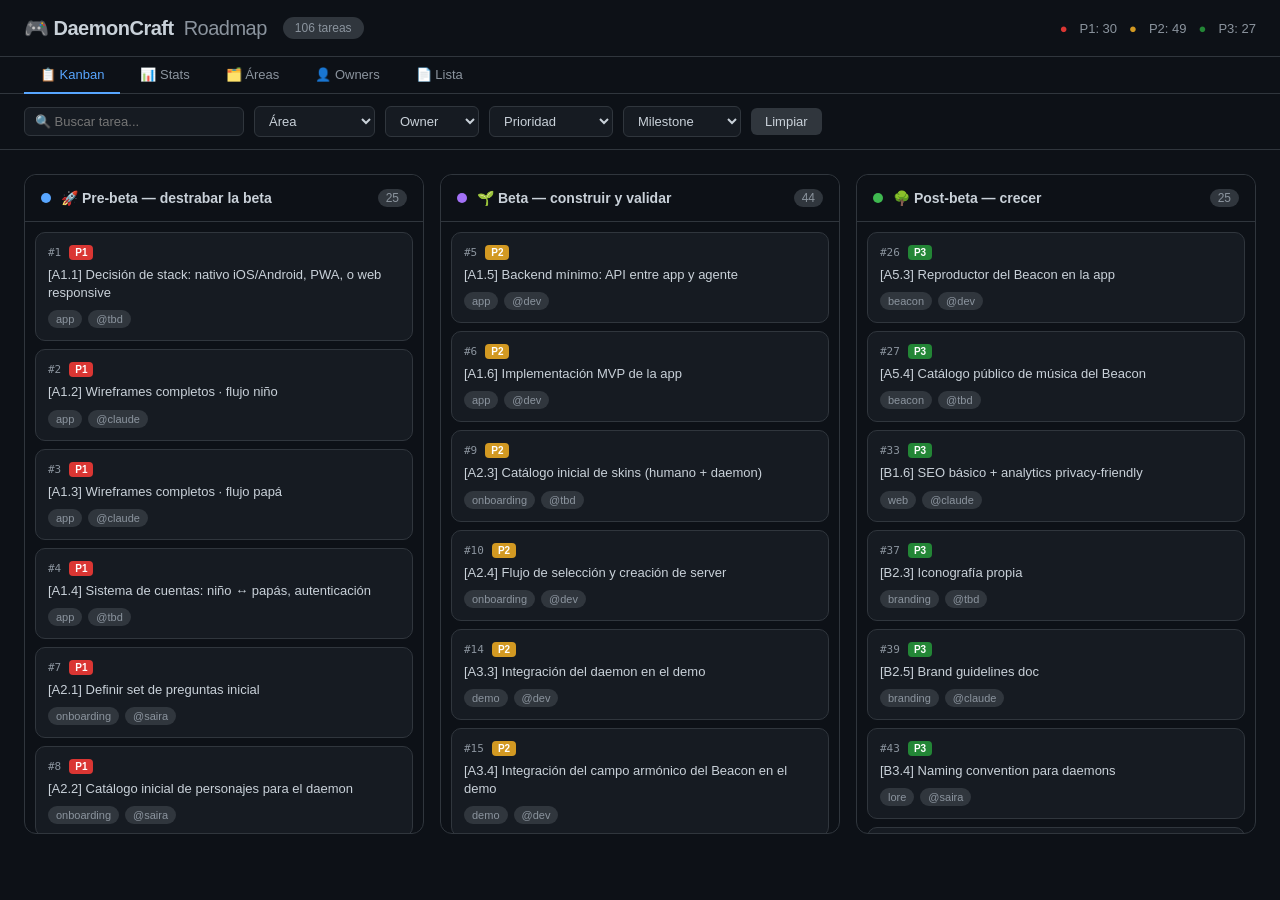
<file: dashboard/index.html>
<!DOCTYPE html>
<html lang="es">
<head>
<meta charset="UTF-8">
<meta name="viewport" content="width=device-width, initial-scale=1.0">
<title>DaemonCraft Roadmap</title>
<style>
:root{--bg:#0d1117;--card:#161b22;--border:#30363d;--text:#c9d1d9;--muted:#8b949e;--accent:#58a6ff;
  --p1:#da3633;--p2:#d29922;--p3:#238636;--pre:#58a6ff;--beta:#a371f7;--post:#3fb950;}
*{box-sizing:border-box;margin:0;padding:0}
body{font-family:-apple-system,BlinkMacSystemFont,"Segoe UI",Helvetica,Arial,sans-serif;background:var(--bg);color:var(--text);min-height:100vh}
.topbar{padding:16px 24px;border-bottom:1px solid var(--border);display:flex;align-items:center;gap:16px;flex-wrap:wrap;background:#0d1117}
.topbar h1{font-size:20px;font-weight:700;letter-spacing:-0.5px;display:flex;align-items:center;gap:10px}
.topbar .badge{background:var(--border);padding:4px 12px;border-radius:12px;font-size:12px;color:var(--muted);font-weight:500}
.topbar .right{margin-left:auto;display:flex;align-items:center;gap:12px;font-size:13px;color:var(--muted)}
.menu{display:flex;padding:0 24px;border-bottom:1px solid var(--border);background:#0d1117;gap:4px}
.menu-btn{background:none;border:none;color:var(--muted);padding:10px 16px;font-size:13px;cursor:pointer;border-bottom:2px solid transparent;margin-bottom:-1px;font-weight:500}
.menu-btn:hover{color:var(--text)}
.menu-btn.active{color:var(--accent);border-bottom-color:var(--accent)}
.filters{padding:12px 24px;display:flex;gap:10px;flex-wrap:wrap;align-items:center;border-bottom:1px solid var(--border);background:#0d1117}
.filters select,.filters input{background:var(--card);border:1px solid var(--border);color:var(--text);padding:6px 10px;border-radius:6px;font-size:13px;outline:none}
.filters input{min-width:220px}
.filters select:hover,.filters input:hover{border-color:var(--muted)}
.btn{background:var(--border);border:none;color:var(--text);padding:6px 14px;border-radius:6px;cursor:pointer;font-size:13px;font-weight:500}
.btn:hover{background:#30363d}
.view{display:none;padding:24px}
.view.active{display:block}
.board{display:grid;grid-template-columns:repeat(3,1fr);gap:16px;align-items:start}
@media(max-width:1000px){.board{grid-template-columns:1fr}}
.col{background:#0d1117;border:1px solid var(--border);border-radius:12px;display:flex;flex-direction:column;max-height:calc(100vh - 240px)}
.col-header{padding:14px 16px;border-bottom:1px solid var(--border);display:flex;align-items:center;gap:10px;position:sticky;top:0;background:#0d1117;border-radius:12px 12px 0 0;z-index:5}
.col-header .dot{width:10px;height:10px;border-radius:50%}
.col-header h2{font-size:14px;font-weight:600;flex:1}
.col-header .count{background:var(--border);padding:2px 8px;border-radius:10px;font-size:12px;color:var(--muted)}
.col-body{padding:10px;overflow-y:auto;display:flex;flex-direction:column;gap:8px}
.card{background:var(--card);border:1px solid var(--border);border-radius:10px;padding:12px;cursor:pointer;transition:border-color .15s,transform .05s}
.card:hover{border-color:var(--muted);transform:translateY(-1px)}
.card-header{display:flex;align-items:center;gap:8px;margin-bottom:6px}
.card-number{color:var(--muted);font-size:11px;font-family:monospace}
.priority{font-size:10px;font-weight:700;text-transform:uppercase;padding:2px 6px;border-radius:4px;color:#fff}
.p1{background:var(--p1)} .p2{background:var(--p2)} .p3{background:var(--p3)}
.card-title{font-size:13px;line-height:1.4;font-weight:500;margin-bottom:8px}
.card-meta{display:flex;gap:6px;flex-wrap:wrap}
.tag{font-size:11px;padding:3px 8px;border-radius:12px;background:var(--border);color:var(--muted)}
.stats-grid{display:grid;grid-template-columns:repeat(auto-fill,minmax(260px,1fr));gap:16px}
.stat-card{background:var(--card);border:1px solid var(--border);border-radius:12px;padding:18px}
.stat-card h3{font-size:13px;color:var(--muted);margin-bottom:12px;text-transform:uppercase;letter-spacing:0.5px}
.stat-row{display:flex;justify-content:space-between;padding:6px 0;border-bottom:1px solid var(--border);font-size:13px}
.stat-row:last-child{border-bottom:none}
.stat-row .val{font-weight:600;color:var(--text)}
.bar-bg{background:var(--border);height:6px;border-radius:3px;margin-top:4px;overflow:hidden}
.bar-fill{height:100%;border-radius:3px}
.heatmap{display:grid;grid-template-columns:repeat(auto-fill,minmax(180px,1fr));gap:10px}
.heat-cell{background:var(--card);border:1px solid var(--border);border-radius:8px;padding:10px 12px;display:flex;justify-content:space-between;align-items:center;font-size:13px}
.heat-cell .num{font-weight:700;font-size:15px}
.heat-p1{border-left:3px solid var(--p1)} .heat-p2{border-left:3px solid var(--p2)} .heat-p3{border-left:3px solid var(--p3)}
.list-table{width:100%;border-collapse:collapse;font-size:13px}
.list-table th{text-align:left;padding:10px 12px;border-bottom:1px solid var(--border);color:var(--muted);font-weight:600;font-size:11px;text-transform:uppercase;position:sticky;top:0;background:var(--bg);z-index:5}
.list-table td{padding:8px 12px;border-bottom:1px solid var(--border)}
.list-table tr:hover td{background:var(--card)}
.list-table a{color:var(--accent);text-decoration:none}
.list-table a:hover{text-decoration:underline}
.modal-overlay{position:fixed;inset:0;background:rgba(0,0,0,.7);display:none;align-items:center;justify-content:center;z-index:100;padding:20px}
.modal-overlay.active{display:flex}
.modal{background:var(--card);border:1px solid var(--border);border-radius:14px;max-width:620px;width:100%;max-height:80vh;display:flex;flex-direction:column}
.modal-header{padding:18px 20px;border-bottom:1px solid var(--border);display:flex;align-items:start;gap:12px}
.modal-header h3{font-size:16px;font-weight:600;flex:1;line-height:1.4}
.modal-close{background:none;border:none;color:var(--muted);font-size:24px;cursor:pointer;padding:0 4px;line-height:1}
.modal-close:hover{color:var(--text)}
.modal-body{padding:18px 20px;overflow-y:auto;font-size:14px;line-height:1.6;color:var(--text);white-space:pre-wrap}
.modal-body a{color:var(--accent)}
.modal-footer{padding:12px 20px;border-top:1px solid var(--border);display:flex;gap:10px;justify-content:flex-end}
</style>
</head>
<body>
<div class="topbar">
  <h1>🎮 DaemonCraft <span style="color:var(--muted);font-weight:400">Roadmap</span></h1>
  <span class="badge">106 tareas</span>
  <div class="right">
    <span style="color:var(--p1)">●</span> P1: 30
    <span style="color:var(--p2)">●</span> P2: 49
    <span style="color:var(--p3)">●</span> P3: 27
  </div>
</div>
<div class="menu">
  <button class="menu-btn active" onclick="switchView('kanban')">📋 Kanban</button>
  <button class="menu-btn" onclick="switchView('stats')">📊 Stats</button>
  <button class="menu-btn" onclick="switchView('areas')">🗂️ Áreas</button>
  <button class="menu-btn" onclick="switchView('owners')">👤 Owners</button>
  <button class="menu-btn" onclick="switchView('list')">📄 Lista</button>
</div>
<div class="filters">
  <input type="text" id="search" placeholder="🔍 Buscar tarea..." oninput="renderAll()">
  <select id="filter-area" onchange="renderAll()"><option value="">Área</option></select>
  <select id="filter-owner" onchange="renderAll()"><option value="">Owner</option></select>
  <select id="filter-priority" onchange="renderAll()"><option value="">Prioridad</option><option value="p1">P1 Urgente</option><option value="p2">P2 Importante</option><option value="p3">P3 Después</option></select>
  <select id="filter-milestone" onchange="renderAll()"><option value="">Milestone</option><option value="🚀 Pre-beta — destrabar la beta">🚀 Pre-beta</option><option value="🌱 Beta — construir y validar">🌱 Beta</option><option value="🌳 Post-beta — crecer">🌳 Post-beta</option></select>
  <button class="btn" onclick="resetFilters()">Limpiar</button>
</div>

<!-- KANBAN -->
<div class="view active" id="view-kanban">
  <div class="board" id="board"></div>
</div>

<!-- STATS -->
<div class="view" id="view-stats">
  <div class="stats-grid">
    <div class="stat-card">
      <h3>📊 Prioridades</h3>
      <div class="stat-row"><span>P1 Urgente</span><span class="val" style="color:var(--p1)">30</span></div>
      <div class="stat-row"><span>P2 Importante</span><span class="val" style="color:var(--p2)">49</span></div>
      <div class="stat-row"><span>P3 Después</span><span class="val" style="color:var(--p3)">27</span></div>
    </div>
    <div class="stat-card">
      <h3>🗂️ Top Áreas</h3>
      <div class="stat-row"><span>web</span><span class="val">9</span></div><div class="stat-row"><span>reportes</span><span class="val">8</span></div><div class="stat-row"><span>app</span><span class="val">7</span></div><div class="stat-row"><span>onboarding</span><span class="val">7</span></div><div class="stat-row"><span>demo</span><span class="val">7</span></div><div class="stat-row"><span>legal</span><span class="val">7</span></div><div class="stat-row"><span>branding</span><span class="val">6</span></div><div class="stat-row"><span>beta</span><span class="val">6</span></div><div class="stat-row"><span>negocio</span><span class="val">5</span></div><div class="stat-row"><span>lore</span><span class="val">5</span></div>
    </div>
    <div class="stat-card">
      <h3>👤 Por Owner</h3>
      <div class="stat-row"><span>@saira</span><span class="val">43</span></div><div class="stat-row"><span>@tbd</span><span class="val">21</span></div><div class="stat-row"><span>@claude</span><span class="val">21</span></div><div class="stat-row"><span>@dev</span><span class="val">20</span></div><div class="stat-row"><span>@julian</span><span class="val">1</span></div>
    </div>
    <div class="stat-card">
      <h3>🎯 Milestones</h3>
      <div class="stat-row"><span>🚀 Pre-beta</span><span class="val">25</span></div>
      <div class="stat-row"><span>🌱 Beta</span><span class="val">44</span></div>
      <div class="stat-row"><span>🌳 Post-beta</span><span class="val">25</span></div>
    </div>
  </div>
</div>

<!-- AREAS -->
<div class="view" id="view-areas">
  <div class="heatmap" id="heatmap-areas"></div>
</div>

<!-- OWNERS -->
<div class="view" id="view-owners">
  <div class="heatmap" id="heatmap-owners"></div>
</div>

<!-- LIST -->
<div class="view" id="view-list">
  <table class="list-table">
    <thead><tr><th>#</th><th>Título</th><th>Área</th><th>Owner</th><th>Prio</th><th>Milestone</th></tr></thead>
    <tbody id="list-body"></tbody>
  </table>
</div>

<div class="modal-overlay" id="modal" onclick="closeModal(event)">
  <div class="modal" onclick="event.stopPropagation()">
    <div class="modal-header">
      <h3 id="modal-title">Título</h3>
      <button class="modal-close" onclick="closeModal()">&times;</button>
    </div>
    <div class="modal-body" id="modal-body"></div>
    <div class="modal-footer">
      <a id="modal-link" href="#" target="_blank" class="btn" style="text-decoration:none">Ver en GitHub →</a>
    </div>
  </div>
</div>

<script>
const issues = [{"assignees": [], "body": "¿Qué stack usamos para la app? Opciones: nativo iOS+Android, React Native, PWA, web responsive.\nTrade-offs en `plan/PLAN.md` (A1).\n\n---\n\n📋 Ver detalles en [`plan/PLAN.md`](https://github.com/SairaAsua/final-daemon/blob/main/plan/PLAN.md) sección A1.", "createdAt": "2026-05-13T08:05:12Z", "labels": [{"id": "LA_kwDOScFC388AAAACjAr0dQ", "name": "area:app", "description": "App / Vórtice", "color": "1F6FEB"}, {"id": "LA_kwDOScFC388AAAACjAr-2A", "name": "owner:tbd", "description": "Owner por definir", "color": "EEEEEE"}, {"id": "LA_kwDOScFC388AAAACjAr_cQ", "name": "type:decision", "description": "Decisión a tomar", "color": "D73A4A"}, {"id": "LA_kwDOScFC388AAAACjAsCNA", "name": "priority:p1", "description": "P1 — urgente, antes de beta", "color": "B60205"}], "milestone": {"number": 1, "title": "🚀 Pre-beta — destrabar la beta", "description": "Todo lo que hay que decidir/diseñar/escribir ANTES de abrir la beta cerrada con las primeras 20 familias. \n\nAcá viven las decisiones core (stack, dominio, monetización), los wireframes, el set de preguntas del onboarding, el diseño narrativo del demo con Julián, el branding visual mínimo, la lista de familias y el mensaje de invitación.\n\nCuando esto esté cerrado, podemos abrir la beta.", "dueOn": null}, "number": 1, "state": "OPEN", "title": "[A1.1] Decisión de stack: nativo iOS/Android, PWA, o web responsive", "updatedAt": "2026-05-13T08:36:30Z", "url": "https://github.com/SairaAsua/final-daemon/issues/1", "_area": "app", "_owner": "tbd", "_priority": "p1", "_milestone": "🚀 Pre-beta — destrabar la beta", "_milestone_short": "Pre-beta — destrabar la beta"}, {"assignees": [], "body": "Wireframes para: home, jugar, hablar con daemon, escuchar Beacon, skins, mis mundos.\nMockups ASCII de referencia en `pitch/mockups.md`. Sale del flujo definido en `docs/08_app_vortice.md`.\n\n---\n\n📋 Ver detalles en [`plan/PLAN.md`](https://github.com/SairaAsua/final-daemon/blob/main/plan/PLAN.md) sección A1.", "createdAt": "2026-05-13T08:05:17Z", "labels": [{"id": "LA_kwDOScFC388AAAACjAr0dQ", "name": "area:app", "description": "App / Vórtice", "color": "1F6FEB"}, {"id": "LA_kwDOScFC388AAAACjAr-Mg", "name": "owner:claude", "description": "Owner: Claude", "color": "FFEF00"}, {"id": "LA_kwDOScFC388AAAACjAsAKg", "name": "type:design", "description": "Diseño", "color": "0E8A16"}, {"id": "LA_kwDOScFC388AAAACjAsCNA", "name": "priority:p1", "description": "P1 — urgente, antes de beta", "color": "B60205"}], "milestone": {"number": 1, "title": "🚀 Pre-beta — destrabar la beta", "description": "Todo lo que hay que decidir/diseñar/escribir ANTES de abrir la beta cerrada con las primeras 20 familias. \n\nAcá viven las decisiones core (stack, dominio, monetización), los wireframes, el set de preguntas del onboarding, el diseño narrativo del demo con Julián, el branding visual mínimo, la lista de familias y el mensaje de invitación.\n\nCuando esto esté cerrado, podemos abrir la beta.", "dueOn": null}, "number": 2, "state": "OPEN", "title": "[A1.2] Wireframes completos · flujo niño", "updatedAt": "2026-05-13T08:36:27Z", "url": "https://github.com/SairaAsua/final-daemon/issues/2", "_area": "app", "_owner": "claude", "_priority": "p1", "_milestone": "🚀 Pre-beta — destrabar la beta", "_milestone_short": "Pre-beta — destrabar la beta"}, {"assignees": [], "body": "Wireframes para: home, reporte semanal/diario, hablar con daemon del hijo, invitación a jugar.\nReglas: sin métricas de horas, sin lenguaje de control, reportes de crecimiento.\n\n---\n\n📋 Ver detalles en [`plan/PLAN.md`](https://github.com/SairaAsua/final-daemon/blob/main/plan/PLAN.md) sección A1.", "createdAt": "2026-05-13T08:05:29Z", "labels": [{"id": "LA_kwDOScFC388AAAACjAr0dQ", "name": "area:app", "description": "App / Vórtice", "color": "1F6FEB"}, {"id": "LA_kwDOScFC388AAAACjAr-Mg", "name": "owner:claude", "description": "Owner: Claude", "color": "FFEF00"}, {"id": "LA_kwDOScFC388AAAACjAsAKg", "name": "type:design", "description": "Diseño", "color": "0E8A16"}, {"id": "LA_kwDOScFC388AAAACjAsCNA", "name": "priority:p1", "description": "P1 — urgente, antes de beta", "color": "B60205"}], "milestone": {"number": 1, "title": "🚀 Pre-beta — destrabar la beta", "description": "Todo lo que hay que decidir/diseñar/escribir ANTES de abrir la beta cerrada con las primeras 20 familias. \n\nAcá viven las decisiones core (stack, dominio, monetización), los wireframes, el set de preguntas del onboarding, el diseño narrativo del demo con Julián, el branding visual mínimo, la lista de familias y el mensaje de invitación.\n\nCuando esto esté cerrado, podemos abrir la beta.", "dueOn": null}, "number": 3, "state": "OPEN", "title": "[A1.3] Wireframes completos · flujo papá", "updatedAt": "2026-05-13T08:36:25Z", "url": "https://github.com/SairaAsua/final-daemon/issues/3", "_area": "app", "_owner": "claude", "_priority": "p1", "_milestone": "🚀 Pre-beta — destrabar la beta", "_milestone_short": "Pre-beta — destrabar la beta"}, {"assignees": [], "body": "¿Cómo se asocia la cuenta de un niño con sus papás?\n¿Cómo se autentica? (consentimiento parental obligatorio para menores)\nConsiderar COPPA + GDPR (ver F1).\n\n---\n\n📋 Ver detalles en [`plan/PLAN.md`](https://github.com/SairaAsua/final-daemon/blob/main/plan/PLAN.md) sección A1.", "createdAt": "2026-05-13T08:05:33Z", "labels": [{"id": "LA_kwDOScFC388AAAACjAr0dQ", "name": "area:app", "description": "App / Vórtice", "color": "1F6FEB"}, {"id": "LA_kwDOScFC388AAAACjAr-2A", "name": "owner:tbd", "description": "Owner por definir", "color": "EEEEEE"}, {"id": "LA_kwDOScFC388AAAACjAsAKg", "name": "type:design", "description": "Diseño", "color": "0E8A16"}, {"id": "LA_kwDOScFC388AAAACjAsCNA", "name": "priority:p1", "description": "P1 — urgente, antes de beta", "color": "B60205"}], "milestone": {"number": 1, "title": "🚀 Pre-beta — destrabar la beta", "description": "Todo lo que hay que decidir/diseñar/escribir ANTES de abrir la beta cerrada con las primeras 20 familias. \n\nAcá viven las decisiones core (stack, dominio, monetización), los wireframes, el set de preguntas del onboarding, el diseño narrativo del demo con Julián, el branding visual mínimo, la lista de familias y el mensaje de invitación.\n\nCuando esto esté cerrado, podemos abrir la beta.", "dueOn": null}, "number": 4, "state": "OPEN", "title": "[A1.4] Sistema de cuentas: niño ↔ papás, autenticación", "updatedAt": "2026-05-13T08:36:23Z", "url": "https://github.com/SairaAsua/final-daemon/issues/4", "_area": "app", "_owner": "tbd", "_priority": "p1", "_milestone": "🚀 Pre-beta — destrabar la beta", "_milestone_short": "Pre-beta — destrabar la beta"}, {"assignees": [], "body": "Las preguntas que la app le hace al usuario al crear su daemon.\nIncluye fecha/hora/lugar (alimenta soul-engine internamente) + lo que decida Saira sumar.\nImportante: NO se menciona Diseño Humano / Ra Uru Hu hacia afuera.\n\n---\n\n📋 Ver detalles en [`plan/PLAN.md`](https://github.com/SairaAsua/final-daemon/blob/main/plan/PLAN.md) sección A2.", "createdAt": "2026-05-13T08:05:46Z", "labels": [{"id": "LA_kwDOScFC388AAAACjAr0yA", "name": "area:onboarding", "description": "Onboarding flow", "color": "1F6FEB"}, {"id": "LA_kwDOScFC388AAAACjAr8dw", "name": "owner:saira", "description": "Owner: Saira", "color": "FFEF00"}, {"id": "LA_kwDOScFC388AAAACjAr_cQ", "name": "type:decision", "description": "Decisión a tomar", "color": "D73A4A"}, {"id": "LA_kwDOScFC388AAAACjAsCNA", "name": "priority:p1", "description": "P1 — urgente, antes de beta", "color": "B60205"}], "milestone": {"number": 1, "title": "🚀 Pre-beta — destrabar la beta", "description": "Todo lo que hay que decidir/diseñar/escribir ANTES de abrir la beta cerrada con las primeras 20 familias. \n\nAcá viven las decisiones core (stack, dominio, monetización), los wireframes, el set de preguntas del onboarding, el diseño narrativo del demo con Julián, el branding visual mínimo, la lista de familias y el mensaje de invitación.\n\nCuando esto esté cerrado, podemos abrir la beta.", "dueOn": null}, "number": 7, "state": "OPEN", "title": "[A2.1] Definir set de preguntas inicial", "updatedAt": "2026-05-13T08:36:21Z", "url": "https://github.com/SairaAsua/final-daemon/issues/7", "_area": "onboarding", "_owner": "saira", "_priority": "p1", "_milestone": "🚀 Pre-beta — destrabar la beta", "_milestone_short": "Pre-beta — destrabar la beta"}, {"assignees": [], "body": "Curar a partir de los 14 personajes que ya existen en `/home/saira/agents/prompts/`:\ncleopatra, dave, elena, genghis, goblin, jin, lisa, marcus, mia, monk, pirate, sarah, tesla, tommy.\nMás las carpetas `landfolk/` y `rolemaster/` + BODY.md.\nDecisión: ¿cuáles arrancan disponibles para niños 7-14? ¿alguno se desbloquea?\n\n---\n\n📋 Ver detalles en [`plan/PLAN.md`](https://github.com/SairaAsua/final-daemon/blob/main/plan/PLAN.md) sección A2.", "createdAt": "2026-05-13T08:05:49Z", "labels": [{"id": "LA_kwDOScFC388AAAACjAr0yA", "name": "area:onboarding", "description": "Onboarding flow", "color": "1F6FEB"}, {"id": "LA_kwDOScFC388AAAACjAr8dw", "name": "owner:saira", "description": "Owner: Saira", "color": "FFEF00"}, {"id": "LA_kwDOScFC388AAAACjAr_cQ", "name": "type:decision", "description": "Decisión a tomar", "color": "D73A4A"}, {"id": "LA_kwDOScFC388AAAACjAsCNA", "name": "priority:p1", "description": "P1 — urgente, antes de beta", "color": "B60205"}], "milestone": {"number": 1, "title": "🚀 Pre-beta — destrabar la beta", "description": "Todo lo que hay que decidir/diseñar/escribir ANTES de abrir la beta cerrada con las primeras 20 familias. \n\nAcá viven las decisiones core (stack, dominio, monetización), los wireframes, el set de preguntas del onboarding, el diseño narrativo del demo con Julián, el branding visual mínimo, la lista de familias y el mensaje de invitación.\n\nCuando esto esté cerrado, podemos abrir la beta.", "dueOn": null}, "number": 8, "state": "OPEN", "title": "[A2.2] Catálogo inicial de personajes para el daemon", "updatedAt": "2026-05-13T08:36:19Z", "url": "https://github.com/SairaAsua/final-daemon/issues/8", "_area": "onboarding", "_owner": "saira", "_priority": "p1", "_milestone": "🚀 Pre-beta — destrabar la beta", "_milestone_short": "Pre-beta — destrabar la beta"}, {"assignees": [], "body": "Las primeras 3-5 frases del daemon al niño.\nTono: aventura + complicidad, no condescendiente.\nCoherente con el Soul `/me` y el Logos.\n\n---\n\n📋 Ver detalles en [`plan/PLAN.md`](https://github.com/SairaAsua/final-daemon/blob/main/plan/PLAN.md) sección A2.", "createdAt": "2026-05-13T08:06:02Z", "labels": [{"id": "LA_kwDOScFC388AAAACjAr0yA", "name": "area:onboarding", "description": "Onboarding flow", "color": "1F6FEB"}, {"id": "LA_kwDOScFC388AAAACjAr-Mg", "name": "owner:claude", "description": "Owner: Claude", "color": "FFEF00"}, {"id": "LA_kwDOScFC388AAAACjAsBrA", "name": "type:write", "description": "Escribir / copy", "color": "C5DEF5"}, {"id": "LA_kwDOScFC388AAAACjAsCNA", "name": "priority:p1", "description": "P1 — urgente, antes de beta", "color": "B60205"}], "milestone": {"number": 1, "title": "🚀 Pre-beta — destrabar la beta", "description": "Todo lo que hay que decidir/diseñar/escribir ANTES de abrir la beta cerrada con las primeras 20 familias. \n\nAcá viven las decisiones core (stack, dominio, monetización), los wireframes, el set de preguntas del onboarding, el diseño narrativo del demo con Julián, el branding visual mínimo, la lista de familias y el mensaje de invitación.\n\nCuando esto esté cerrado, podemos abrir la beta.", "dueOn": null}, "number": 11, "state": "OPEN", "title": "[A2.5] Tutorial inicial: cómo se le explica al niño qué es su daemon", "updatedAt": "2026-05-13T08:36:17Z", "url": "https://github.com/SairaAsua/final-daemon/issues/11", "_area": "onboarding", "_owner": "claude", "_priority": "p1", "_milestone": "🚀 Pre-beta — destrabar la beta", "_milestone_short": "Pre-beta — destrabar la beta"}, {"assignees": [], "body": "Las 4 pruebas: desafíos, parkour, lógica, construcción.\nEstructura: *Proyección del Mito Personal* (Camino del Héroe resignificado).\nCada prueba: objetivo, dificultad escalable, rol del daemon, cómo termina.\n\n---\n\n📋 Ver detalles en [`plan/PLAN.md`](https://github.com/SairaAsua/final-daemon/blob/main/plan/PLAN.md) sección A3.", "createdAt": "2026-05-13T08:06:07Z", "labels": [{"id": "LA_kwDOScFC388AAAACjAr1AQ", "name": "area:demo", "description": "Demo de entrada (Protector de la Luz)", "color": "1F6FEB"}, {"id": "LA_kwDOScFC388AAAACjAr9nA", "name": "owner:julian", "description": "Owner: Julián de la Reta", "color": "FFEF00"}, {"id": "LA_kwDOScFC388AAAACjAsAKg", "name": "type:design", "description": "Diseño", "color": "0E8A16"}, {"id": "LA_kwDOScFC388AAAACjAsCNA", "name": "priority:p1", "description": "P1 — urgente, antes de beta", "color": "B60205"}], "milestone": {"number": 1, "title": "🚀 Pre-beta — destrabar la beta", "description": "Todo lo que hay que decidir/diseñar/escribir ANTES de abrir la beta cerrada con las primeras 20 familias. \n\nAcá viven las decisiones core (stack, dominio, monetización), los wireframes, el set de preguntas del onboarding, el diseño narrativo del demo con Julián, el branding visual mínimo, la lista de familias y el mensaje de invitación.\n\nCuando esto esté cerrado, podemos abrir la beta.", "dueOn": null}, "number": 12, "state": "OPEN", "title": "[A3.1] Diseño narrativo final de las 4 pruebas con Julián", "updatedAt": "2026-05-13T08:36:15Z", "url": "https://github.com/SairaAsua/final-daemon/issues/12", "_area": "demo", "_owner": "julian", "_priority": "p1", "_milestone": "🚀 Pre-beta — destrabar la beta", "_milestone_short": "Pre-beta — destrabar la beta"}, {"assignees": [], "body": "Para cada prueba: qué se hace en Minecraft, cómo, condiciones de éxito y de fallo.\nBloqueado por A3.1.\n\n---\n\n📋 Ver detalles en [`plan/PLAN.md`](https://github.com/SairaAsua/final-daemon/blob/main/plan/PLAN.md) sección A3.", "createdAt": "2026-05-13T08:06:11Z", "labels": [{"id": "LA_kwDOScFC388AAAACjAr1AQ", "name": "area:demo", "description": "Demo de entrada (Protector de la Luz)", "color": "1F6FEB"}, {"id": "LA_kwDOScFC388AAAACjAr9DQ", "name": "owner:dev", "description": "Owner: Equipo dev AlterMundi", "color": "FFEF00"}, {"id": "LA_kwDOScFC388AAAACjAsAKg", "name": "type:design", "description": "Diseño", "color": "0E8A16"}, {"id": "LA_kwDOScFC388AAAACjAsCNA", "name": "priority:p1", "description": "P1 — urgente, antes de beta", "color": "B60205"}], "milestone": {"number": 1, "title": "🚀 Pre-beta — destrabar la beta", "description": "Todo lo que hay que decidir/diseñar/escribir ANTES de abrir la beta cerrada con las primeras 20 familias. \n\nAcá viven las decisiones core (stack, dominio, monetización), los wireframes, el set de preguntas del onboarding, el diseño narrativo del demo con Julián, el branding visual mínimo, la lista de familias y el mensaje de invitación.\n\nCuando esto esté cerrado, podemos abrir la beta.", "dueOn": null}, "number": 13, "state": "OPEN", "title": "[A3.2] Mecánicas concretas de cada prueba", "updatedAt": "2026-05-13T08:36:13Z", "url": "https://github.com/SairaAsua/final-daemon/issues/13", "_area": "demo", "_owner": "dev", "_priority": "p1", "_milestone": "🚀 Pre-beta — destrabar la beta", "_milestone_short": "Pre-beta — destrabar la beta"}, {"assignees": [], "body": "¿Qué bullets aparecen? Sugerencia inicial:\n- Tareas/aprendizajes resueltos\n- Lectura\n- Risas / momentos emocionales\n- Preguntas complejas que hizo\n- Interacciones sociales (con amigos, con el daemon)\nSin métricas de horas. Validar con Julián.\n\n---\n\n📋 Ver detalles en [`plan/PLAN.md`](https://github.com/SairaAsua/final-daemon/blob/main/plan/PLAN.md) sección A4.", "createdAt": "2026-05-13T08:06:33Z", "labels": [{"id": "LA_kwDOScFC388AAAACjAr1Sg", "name": "area:reportes", "description": "Reportes a papás", "color": "1F6FEB"}, {"id": "LA_kwDOScFC388AAAACjAr8dw", "name": "owner:saira", "description": "Owner: Saira", "color": "FFEF00"}, {"id": "LA_kwDOScFC388AAAACjAr_cQ", "name": "type:decision", "description": "Decisión a tomar", "color": "D73A4A"}, {"id": "LA_kwDOScFC388AAAACjAsCNA", "name": "priority:p1", "description": "P1 — urgente, antes de beta", "color": "B60205"}], "milestone": {"number": 1, "title": "🚀 Pre-beta — destrabar la beta", "description": "Todo lo que hay que decidir/diseñar/escribir ANTES de abrir la beta cerrada con las primeras 20 familias. \n\nAcá viven las decisiones core (stack, dominio, monetización), los wireframes, el set de preguntas del onboarding, el diseño narrativo del demo con Julián, el branding visual mínimo, la lista de familias y el mensaje de invitación.\n\nCuando esto esté cerrado, podemos abrir la beta.", "dueOn": null}, "number": 18, "state": "OPEN", "title": "[A4.1] Definir estructura del reporte", "updatedAt": "2026-05-13T08:36:10Z", "url": "https://github.com/SairaAsua/final-daemon/issues/18", "_area": "reportes", "_owner": "saira", "_priority": "p1", "_milestone": "🚀 Pre-beta — destrabar la beta", "_milestone_short": "Pre-beta — destrabar la beta"}, {"assignees": [], "body": "¿Diaria? ¿Semanal? ¿On-demand cuando el papá la pide?\nMaterial oficial paralelo dice semanal. Saira inicialmente lo pensó diaria.\nHay que decidir.\n\n---\n\n📋 Ver detalles en [`plan/PLAN.md`](https://github.com/SairaAsua/final-daemon/blob/main/plan/PLAN.md) sección A4.", "createdAt": "2026-05-13T08:06:37Z", "labels": [{"id": "LA_kwDOScFC388AAAACjAr1Sg", "name": "area:reportes", "description": "Reportes a papás", "color": "1F6FEB"}, {"id": "LA_kwDOScFC388AAAACjAr8dw", "name": "owner:saira", "description": "Owner: Saira", "color": "FFEF00"}, {"id": "LA_kwDOScFC388AAAACjAr_cQ", "name": "type:decision", "description": "Decisión a tomar", "color": "D73A4A"}, {"id": "LA_kwDOScFC388AAAACjAsCNA", "name": "priority:p1", "description": "P1 — urgente, antes de beta", "color": "B60205"}], "milestone": {"number": 1, "title": "🚀 Pre-beta — destrabar la beta", "description": "Todo lo que hay que decidir/diseñar/escribir ANTES de abrir la beta cerrada con las primeras 20 familias. \n\nAcá viven las decisiones core (stack, dominio, monetización), los wireframes, el set de preguntas del onboarding, el diseño narrativo del demo con Julián, el branding visual mínimo, la lista de familias y el mensaje de invitación.\n\nCuando esto esté cerrado, podemos abrir la beta.", "dueOn": null}, "number": 19, "state": "OPEN", "title": "[A4.2] Decisión de frecuencia", "updatedAt": "2026-05-13T08:36:08Z", "url": "https://github.com/SairaAsua/final-daemon/issues/19", "_area": "reportes", "_owner": "saira", "_priority": "p1", "_milestone": "🚀 Pre-beta — destrabar la beta", "_milestone_short": "Pre-beta — destrabar la beta"}, {"assignees": [], "body": "Opciones: push de app, email, Telegram bridge, WhatsApp.\nTrade-offs: app requiere abrir, email puede perderse, mensajería es invasiva pero efectiva.\n\n---\n\n📋 Ver detalles en [`plan/PLAN.md`](https://github.com/SairaAsua/final-daemon/blob/main/plan/PLAN.md) sección A4.", "createdAt": "2026-05-13T08:06:42Z", "labels": [{"id": "LA_kwDOScFC388AAAACjAr1Sg", "name": "area:reportes", "description": "Reportes a papás", "color": "1F6FEB"}, {"id": "LA_kwDOScFC388AAAACjAr8dw", "name": "owner:saira", "description": "Owner: Saira", "color": "FFEF00"}, {"id": "LA_kwDOScFC388AAAACjAr_cQ", "name": "type:decision", "description": "Decisión a tomar", "color": "D73A4A"}, {"id": "LA_kwDOScFC388AAAACjAsCNA", "name": "priority:p1", "description": "P1 — urgente, antes de beta", "color": "B60205"}], "milestone": {"number": 1, "title": "🚀 Pre-beta — destrabar la beta", "description": "Todo lo que hay que decidir/diseñar/escribir ANTES de abrir la beta cerrada con las primeras 20 familias. \n\nAcá viven las decisiones core (stack, dominio, monetización), los wireframes, el set de preguntas del onboarding, el diseño narrativo del demo con Julián, el branding visual mínimo, la lista de familias y el mensaje de invitación.\n\nCuando esto esté cerrado, podemos abrir la beta.", "dueOn": null}, "number": 20, "state": "OPEN", "title": "[A4.3] Decisión de canal de entrega", "updatedAt": "2026-05-13T08:36:06Z", "url": "https://github.com/SairaAsua/final-daemon/issues/20", "_area": "reportes", "_owner": "saira", "_priority": "p1", "_milestone": "🚀 Pre-beta — destrabar la beta", "_milestone_short": "Pre-beta — destrabar la beta"}, {"assignees": [], "body": "¿Qué tracking hace el agente para generar los reportes?\nCoordinar con Julián para que las métricas sean significativas, no superficiales.\n\n---\n\n📋 Ver detalles en [`plan/PLAN.md`](https://github.com/SairaAsua/final-daemon/blob/main/plan/PLAN.md) sección A4.", "createdAt": "2026-05-13T08:06:47Z", "labels": [{"id": "LA_kwDOScFC388AAAACjAr1Sg", "name": "area:reportes", "description": "Reportes a papás", "color": "1F6FEB"}, {"id": "LA_kwDOScFC388AAAACjAr9DQ", "name": "owner:dev", "description": "Owner: Equipo dev AlterMundi", "color": "FFEF00"}, {"id": "LA_kwDOScFC388AAAACjAr_cQ", "name": "type:decision", "description": "Decisión a tomar", "color": "D73A4A"}, {"id": "LA_kwDOScFC388AAAACjAsCNA", "name": "priority:p1", "description": "P1 — urgente, antes de beta", "color": "B60205"}], "milestone": {"number": 1, "title": "🚀 Pre-beta — destrabar la beta", "description": "Todo lo que hay que decidir/diseñar/escribir ANTES de abrir la beta cerrada con las primeras 20 familias. \n\nAcá viven las decisiones core (stack, dominio, monetización), los wireframes, el set de preguntas del onboarding, el diseño narrativo del demo con Julián, el branding visual mínimo, la lista de familias y el mensaje de invitación.\n\nCuando esto esté cerrado, podemos abrir la beta.", "dueOn": null}, "number": 21, "state": "OPEN", "title": "[A4.4] Definir métricas que el daemon observa", "updatedAt": "2026-05-13T08:36:04Z", "url": "https://github.com/SairaAsua/final-daemon/issues/21", "_area": "reportes", "_owner": "dev", "_priority": "p1", "_milestone": "🚀 Pre-beta — destrabar la beta", "_milestone_short": "Pre-beta — destrabar la beta"}, {"assignees": [], "body": "Tengo `web/` con HTML standalone funcional.\nLas otras webs de AlterMundi usan Astro+Tailwind+GSAP (regla CLAUDE.md).\nDecisión: ¿simplicidad o consistencia?\n\n---\n\n📋 Ver detalles en [`plan/PLAN.md`](https://github.com/SairaAsua/final-daemon/blob/main/plan/PLAN.md) sección B1.", "createdAt": "2026-05-13T08:07:19Z", "labels": [{"id": "LA_kwDOScFC388AAAACjAr2Ig", "name": "area:web", "description": "Web pública", "color": "8957E5"}, {"id": "LA_kwDOScFC388AAAACjAr8dw", "name": "owner:saira", "description": "Owner: Saira", "color": "FFEF00"}, {"id": "LA_kwDOScFC388AAAACjAr_cQ", "name": "type:decision", "description": "Decisión a tomar", "color": "D73A4A"}, {"id": "LA_kwDOScFC388AAAACjAsCNA", "name": "priority:p1", "description": "P1 — urgente, antes de beta", "color": "B60205"}], "milestone": {"number": 1, "title": "🚀 Pre-beta — destrabar la beta", "description": "Todo lo que hay que decidir/diseñar/escribir ANTES de abrir la beta cerrada con las primeras 20 familias. \n\nAcá viven las decisiones core (stack, dominio, monetización), los wireframes, el set de preguntas del onboarding, el diseño narrativo del demo con Julián, el branding visual mínimo, la lista de familias y el mensaje de invitación.\n\nCuando esto esté cerrado, podemos abrir la beta.", "dueOn": null}, "number": 28, "state": "OPEN", "title": "[B1.1] Decisión: pulir HTML standalone o portar a Astro+Tailwind+GSAP", "updatedAt": "2026-05-13T08:36:02Z", "url": "https://github.com/SairaAsua/final-daemon/issues/28", "_area": "web", "_owner": "saira", "_priority": "p1", "_milestone": "🚀 Pre-beta — destrabar la beta", "_milestone_short": "Pre-beta — destrabar la beta"}, {"assignees": [], "body": "daemoncraft.com / .ar / .gg / otro? Comprar.\nVerificar disponibilidad y precio.\n\n---\n\n📋 Ver detalles en [`plan/PLAN.md`](https://github.com/SairaAsua/final-daemon/blob/main/plan/PLAN.md) sección B1.", "createdAt": "2026-05-13T08:07:23Z", "labels": [{"id": "LA_kwDOScFC388AAAACjAr2Ig", "name": "area:web", "description": "Web pública", "color": "8957E5"}, {"id": "LA_kwDOScFC388AAAACjAr8dw", "name": "owner:saira", "description": "Owner: Saira", "color": "FFEF00"}, {"id": "LA_kwDOScFC388AAAACjAr_cQ", "name": "type:decision", "description": "Decisión a tomar", "color": "D73A4A"}, {"id": "LA_kwDOScFC388AAAACjAsCNA", "name": "priority:p1", "description": "P1 — urgente, antes de beta", "color": "B60205"}], "milestone": {"number": 1, "title": "🚀 Pre-beta — destrabar la beta", "description": "Todo lo que hay que decidir/diseñar/escribir ANTES de abrir la beta cerrada con las primeras 20 familias. \n\nAcá viven las decisiones core (stack, dominio, monetización), los wireframes, el set de preguntas del onboarding, el diseño narrativo del demo con Julián, el branding visual mínimo, la lista de familias y el mensaje de invitación.\n\nCuando esto esté cerrado, podemos abrir la beta.", "dueOn": null}, "number": 29, "state": "OPEN", "title": "[B1.2] Decisión de dominio", "updatedAt": "2026-05-13T08:36:00Z", "url": "https://github.com/SairaAsua/final-daemon/issues/29", "_area": "web", "_owner": "saira", "_priority": "p1", "_milestone": "🚀 Pre-beta — destrabar la beta", "_milestone_short": "Pre-beta — destrabar la beta"}, {"assignees": [], "body": "Hostinger (las otras webs de Saira viven ahí), Vercel, Netlify, Cloudflare Pages.\nConsiderar costos a escala y CDN para Latam.\n\n---\n\n📋 Ver detalles en [`plan/PLAN.md`](https://github.com/SairaAsua/final-daemon/blob/main/plan/PLAN.md) sección B1.", "createdAt": "2026-05-13T08:07:27Z", "labels": [{"id": "LA_kwDOScFC388AAAACjAr2Ig", "name": "area:web", "description": "Web pública", "color": "8957E5"}, {"id": "LA_kwDOScFC388AAAACjAr8dw", "name": "owner:saira", "description": "Owner: Saira", "color": "FFEF00"}, {"id": "LA_kwDOScFC388AAAACjAr_cQ", "name": "type:decision", "description": "Decisión a tomar", "color": "D73A4A"}, {"id": "LA_kwDOScFC388AAAACjAsCNA", "name": "priority:p1", "description": "P1 — urgente, antes de beta", "color": "B60205"}], "milestone": {"number": 1, "title": "🚀 Pre-beta — destrabar la beta", "description": "Todo lo que hay que decidir/diseñar/escribir ANTES de abrir la beta cerrada con las primeras 20 familias. \n\nAcá viven las decisiones core (stack, dominio, monetización), los wireframes, el set de preguntas del onboarding, el diseño narrativo del demo con Julián, el branding visual mínimo, la lista de familias y el mensaje de invitación.\n\nCuando esto esté cerrado, podemos abrir la beta.", "dueOn": null}, "number": 30, "state": "OPEN", "title": "[B1.3] Decisión de hosting", "updatedAt": "2026-05-13T08:35:58Z", "url": "https://github.com/SairaAsua/final-daemon/issues/30", "_area": "web", "_owner": "saira", "_priority": "p1", "_milestone": "🚀 Pre-beta — destrabar la beta", "_milestone_short": "Pre-beta — destrabar la beta"}, {"assignees": [], "body": "Texto + ícono opcional. Mantener simple, dejar respirar.\nCoherente con la paleta acero-azul.\n\n---\n\n📋 Ver detalles en [`plan/PLAN.md`](https://github.com/SairaAsua/final-daemon/blob/main/plan/PLAN.md) sección B2.", "createdAt": "2026-05-13T08:07:49Z", "labels": [{"id": "LA_kwDOScFC388AAAACjAr2aw", "name": "area:branding", "description": "Branding visual", "color": "8957E5"}, {"id": "LA_kwDOScFC388AAAACjAr-2A", "name": "owner:tbd", "description": "Owner por definir", "color": "EEEEEE"}, {"id": "LA_kwDOScFC388AAAACjAsAKg", "name": "type:design", "description": "Diseño", "color": "0E8A16"}, {"id": "LA_kwDOScFC388AAAACjAsCNA", "name": "priority:p1", "description": "P1 — urgente, antes de beta", "color": "B60205"}], "milestone": {"number": 1, "title": "🚀 Pre-beta — destrabar la beta", "description": "Todo lo que hay que decidir/diseñar/escribir ANTES de abrir la beta cerrada con las primeras 20 familias. \n\nAcá viven las decisiones core (stack, dominio, monetización), los wireframes, el set de preguntas del onboarding, el diseño narrativo del demo con Julián, el branding visual mínimo, la lista de familias y el mensaje de invitación.\n\nCuando esto esté cerrado, podemos abrir la beta.", "dueOn": null}, "number": 35, "state": "OPEN", "title": "[B2.1] Logo final", "updatedAt": "2026-05-13T08:35:56Z", "url": "https://github.com/SairaAsua/final-daemon/issues/35", "_area": "branding", "_owner": "tbd", "_priority": "p1", "_milestone": "🚀 Pre-beta — destrabar la beta", "_milestone_short": "Pre-beta — destrabar la beta"}, {"assignees": [], "body": "Con datos de contacto.\nMix: familias AlterMundi, amigos cercanos, contactos de Julián, niños de edad target.\n\n---\n\n📋 Ver detalles en [`plan/PLAN.md`](https://github.com/SairaAsua/final-daemon/blob/main/plan/PLAN.md) sección D1.", "createdAt": "2026-05-13T08:09:54Z", "labels": [{"id": "LA_kwDOScFC388AAAACjAr41g", "name": "area:beta", "description": "Comunidad beta", "color": "238636"}, {"id": "LA_kwDOScFC388AAAACjAr8dw", "name": "owner:saira", "description": "Owner: Saira", "color": "FFEF00"}, {"id": "LA_kwDOScFC388AAAACjAsBGw", "name": "type:research", "description": "Investigación", "color": "FBCA04"}, {"id": "LA_kwDOScFC388AAAACjAsCNA", "name": "priority:p1", "description": "P1 — urgente, antes de beta", "color": "B60205"}], "milestone": {"number": 1, "title": "🚀 Pre-beta — destrabar la beta", "description": "Todo lo que hay que decidir/diseñar/escribir ANTES de abrir la beta cerrada con las primeras 20 familias. \n\nAcá viven las decisiones core (stack, dominio, monetización), los wireframes, el set de preguntas del onboarding, el diseño narrativo del demo con Julián, el branding visual mínimo, la lista de familias y el mensaje de invitación.\n\nCuando esto esté cerrado, podemos abrir la beta.", "dueOn": null}, "number": 62, "state": "OPEN", "title": "[D1.1] Lista de 20-30 familias candidatas", "updatedAt": "2026-05-13T08:35:54Z", "url": "https://github.com/SairaAsua/final-daemon/issues/62", "_area": "beta", "_owner": "saira", "_priority": "p1", "_milestone": "🚀 Pre-beta — destrabar la beta", "_milestone_short": "Pre-beta — destrabar la beta"}, {"assignees": [], "body": "Tomar `marketing/comunidad-beta.md` y dejarlo en versión final lista para enviar.\nVersión larga + versión corta.\n\n---\n\n📋 Ver detalles en [`plan/PLAN.md`](https://github.com/SairaAsua/final-daemon/blob/main/plan/PLAN.md) sección D1.", "createdAt": "2026-05-13T08:09:58Z", "labels": [{"id": "LA_kwDOScFC388AAAACjAr41g", "name": "area:beta", "description": "Comunidad beta", "color": "238636"}, {"id": "LA_kwDOScFC388AAAACjAr-Mg", "name": "owner:claude", "description": "Owner: Claude", "color": "FFEF00"}, {"id": "LA_kwDOScFC388AAAACjAsBrA", "name": "type:write", "description": "Escribir / copy", "color": "C5DEF5"}, {"id": "LA_kwDOScFC388AAAACjAsCNA", "name": "priority:p1", "description": "P1 — urgente, antes de beta", "color": "B60205"}], "milestone": {"number": 1, "title": "🚀 Pre-beta — destrabar la beta", "description": "Todo lo que hay que decidir/diseñar/escribir ANTES de abrir la beta cerrada con las primeras 20 familias. \n\nAcá viven las decisiones core (stack, dominio, monetización), los wireframes, el set de preguntas del onboarding, el diseño narrativo del demo con Julián, el branding visual mínimo, la lista de familias y el mensaje de invitación.\n\nCuando esto esté cerrado, podemos abrir la beta.", "dueOn": null}, "number": 63, "state": "OPEN", "title": "[D1.2] Mensaje de invitación final", "updatedAt": "2026-05-13T08:35:52Z", "url": "https://github.com/SairaAsua/final-daemon/issues/63", "_area": "beta", "_owner": "claude", "_priority": "p1", "_milestone": "🚀 Pre-beta — destrabar la beta", "_milestone_short": "Pre-beta — destrabar la beta"}, {"assignees": [], "body": "Agenda + script para la llamada de onboarding con cada familia.\nQué les preguntamos, qué les contamos, qué les pedimos.\n\n---\n\n📋 Ver detalles en [`plan/PLAN.md`](https://github.com/SairaAsua/final-daemon/blob/main/plan/PLAN.md) sección D1.", "createdAt": "2026-05-13T08:10:03Z", "labels": [{"id": "LA_kwDOScFC388AAAACjAr41g", "name": "area:beta", "description": "Comunidad beta", "color": "238636"}, {"id": "LA_kwDOScFC388AAAACjAr8dw", "name": "owner:saira", "description": "Owner: Saira", "color": "FFEF00"}, {"id": "LA_kwDOScFC388AAAACjAsAKg", "name": "type:design", "description": "Diseño", "color": "0E8A16"}, {"id": "LA_kwDOScFC388AAAACjAsCNA", "name": "priority:p1", "description": "P1 — urgente, antes de beta", "color": "B60205"}], "milestone": {"number": 1, "title": "🚀 Pre-beta — destrabar la beta", "description": "Todo lo que hay que decidir/diseñar/escribir ANTES de abrir la beta cerrada con las primeras 20 familias. \n\nAcá viven las decisiones core (stack, dominio, monetización), los wireframes, el set de preguntas del onboarding, el diseño narrativo del demo con Julián, el branding visual mínimo, la lista de familias y el mensaje de invitación.\n\nCuando esto esté cerrado, podemos abrir la beta.", "dueOn": null}, "number": 64, "state": "OPEN", "title": "[D1.3] Onboarding por familia · call de 30 min", "updatedAt": "2026-05-13T08:35:50Z", "url": "https://github.com/SairaAsua/final-daemon/issues/64", "_area": "beta", "_owner": "saira", "_priority": "p1", "_milestone": "🚀 Pre-beta — destrabar la beta", "_milestone_short": "Pre-beta — destrabar la beta"}, {"assignees": [], "body": "¿Tally, Notion, Discord, conversación abierta?\nQué herramienta + qué cadencia + cómo procesamos.\n\n---\n\n📋 Ver detalles en [`plan/PLAN.md`](https://github.com/SairaAsua/final-daemon/blob/main/plan/PLAN.md) sección D1.", "createdAt": "2026-05-13T08:10:07Z", "labels": [{"id": "LA_kwDOScFC388AAAACjAr41g", "name": "area:beta", "description": "Comunidad beta", "color": "238636"}, {"id": "LA_kwDOScFC388AAAACjAr8dw", "name": "owner:saira", "description": "Owner: Saira", "color": "FFEF00"}, {"id": "LA_kwDOScFC388AAAACjAr_cQ", "name": "type:decision", "description": "Decisión a tomar", "color": "D73A4A"}, {"id": "LA_kwDOScFC388AAAACjAsCNA", "name": "priority:p1", "description": "P1 — urgente, antes de beta", "color": "B60205"}], "milestone": {"number": 1, "title": "🚀 Pre-beta — destrabar la beta", "description": "Todo lo que hay que decidir/diseñar/escribir ANTES de abrir la beta cerrada con las primeras 20 familias. \n\nAcá viven las decisiones core (stack, dominio, monetización), los wireframes, el set de preguntas del onboarding, el diseño narrativo del demo con Julián, el branding visual mínimo, la lista de familias y el mensaje de invitación.\n\nCuando esto esté cerrado, podemos abrir la beta.", "dueOn": null}, "number": 65, "state": "OPEN", "title": "[D1.4] Sistema de feedback", "updatedAt": "2026-05-13T08:35:48Z", "url": "https://github.com/SairaAsua/final-daemon/issues/65", "_area": "beta", "_owner": "saira", "_priority": "p1", "_milestone": "🚀 Pre-beta — destrabar la beta", "_milestone_short": "Pre-beta — destrabar la beta"}, {"assignees": [], "body": "¿Quién vende DaemonCraft? ¿AlterMundi? ¿Una entidad nueva?\nConsiderar implicancias fiscales Argentina + internacional.\n\n---\n\n📋 Ver detalles en [`plan/PLAN.md`](https://github.com/SairaAsua/final-daemon/blob/main/plan/PLAN.md) sección F1.", "createdAt": "2026-05-13T08:10:52Z", "labels": [{"id": "LA_kwDOScFC388AAAACjAr57w", "name": "area:legal", "description": "Legal / Compliance", "color": "9E6A03"}, {"id": "LA_kwDOScFC388AAAACjAr8dw", "name": "owner:saira", "description": "Owner: Saira", "color": "FFEF00"}, {"id": "LA_kwDOScFC388AAAACjAr_cQ", "name": "type:decision", "description": "Decisión a tomar", "color": "D73A4A"}, {"id": "LA_kwDOScFC388AAAACjAsCNA", "name": "priority:p1", "description": "P1 — urgente, antes de beta", "color": "B60205"}], "milestone": {"number": 1, "title": "🚀 Pre-beta — destrabar la beta", "description": "Todo lo que hay que decidir/diseñar/escribir ANTES de abrir la beta cerrada con las primeras 20 familias. \n\nAcá viven las decisiones core (stack, dominio, monetización), los wireframes, el set de preguntas del onboarding, el diseño narrativo del demo con Julián, el branding visual mínimo, la lista de familias y el mensaje de invitación.\n\nCuando esto esté cerrado, podemos abrir la beta.", "dueOn": null}, "number": 75, "state": "OPEN", "title": "[F1.1] Decisión de entidad legal", "updatedAt": "2026-05-13T08:35:46Z", "url": "https://github.com/SairaAsua/final-daemon/issues/75", "_area": "legal", "_owner": "saira", "_priority": "p1", "_milestone": "🚀 Pre-beta — destrabar la beta", "_milestone_short": "Pre-beta — destrabar la beta"}, {"assignees": [], "body": "Cómo se obtiene consentimiento parental verificable durante el onboarding.\nBloqueante para A2 si queremos lanzar legal.\n\n---\n\n📋 Ver detalles en [`plan/PLAN.md`](https://github.com/SairaAsua/final-daemon/blob/main/plan/PLAN.md) sección F1.", "createdAt": "2026-05-13T08:11:14Z", "labels": [{"id": "LA_kwDOScFC388AAAACjAr57w", "name": "area:legal", "description": "Legal / Compliance", "color": "9E6A03"}, {"id": "LA_kwDOScFC388AAAACjAr-2A", "name": "owner:tbd", "description": "Owner por definir", "color": "EEEEEE"}, {"id": "LA_kwDOScFC388AAAACjAsAKg", "name": "type:design", "description": "Diseño", "color": "0E8A16"}, {"id": "LA_kwDOScFC388AAAACjAsCNA", "name": "priority:p1", "description": "P1 — urgente, antes de beta", "color": "B60205"}], "milestone": {"number": 1, "title": "🚀 Pre-beta — destrabar la beta", "description": "Todo lo que hay que decidir/diseñar/escribir ANTES de abrir la beta cerrada con las primeras 20 familias. \n\nAcá viven las decisiones core (stack, dominio, monetización), los wireframes, el set de preguntas del onboarding, el diseño narrativo del demo con Julián, el branding visual mínimo, la lista de familias y el mensaje de invitación.\n\nCuando esto esté cerrado, podemos abrir la beta.", "dueOn": null}, "number": 80, "state": "OPEN", "title": "[F1.6] Flujo de consentimiento parental en onboarding", "updatedAt": "2026-05-13T08:35:44Z", "url": "https://github.com/SairaAsua/final-daemon/issues/80", "_area": "legal", "_owner": "tbd", "_priority": "p1", "_milestone": "🚀 Pre-beta — destrabar la beta", "_milestone_short": "Pre-beta — destrabar la beta"}, {"assignees": [], "body": "Free / freemium / suscripción familiar / one-time / mixto.\nConsiderar valor percibido + costo real por usuario.\n\n---\n\n📋 Ver detalles en [`plan/PLAN.md`](https://github.com/SairaAsua/final-daemon/blob/main/plan/PLAN.md) sección F2.", "createdAt": "2026-05-13T08:11:19Z", "labels": [{"id": "LA_kwDOScFC388AAAACjAr6UQ", "name": "area:negocio", "description": "Modelo de negocio", "color": "9E6A03"}, {"id": "LA_kwDOScFC388AAAACjAr8dw", "name": "owner:saira", "description": "Owner: Saira", "color": "FFEF00"}, {"id": "LA_kwDOScFC388AAAACjAr_cQ", "name": "type:decision", "description": "Decisión a tomar", "color": "D73A4A"}, {"id": "LA_kwDOScFC388AAAACjAsCNA", "name": "priority:p1", "description": "P1 — urgente, antes de beta", "color": "B60205"}], "milestone": {"number": 1, "title": "🚀 Pre-beta — destrabar la beta", "description": "Todo lo que hay que decidir/diseñar/escribir ANTES de abrir la beta cerrada con las primeras 20 familias. \n\nAcá viven las decisiones core (stack, dominio, monetización), los wireframes, el set de preguntas del onboarding, el diseño narrativo del demo con Julián, el branding visual mínimo, la lista de familias y el mensaje de invitación.\n\nCuando esto esté cerrado, podemos abrir la beta.", "dueOn": null}, "number": 81, "state": "OPEN", "title": "[F2.1] Decisión de modelo de monetización", "updatedAt": "2026-05-13T08:54:36Z", "url": "https://github.com/SairaAsua/final-daemon/issues/81", "_area": "negocio", "_owner": "saira", "_priority": "p1", "_milestone": "🚀 Pre-beta — destrabar la beta", "_milestone_short": "Pre-beta — destrabar la beta"}, {"assignees": [], "body": "Quién hace qué hoy. Nombres, responsabilidades, capacidad de horas.\nÚtil para que cualquiera entienda quién decide qué.\n\n---\n\n📋 Ver detalles en [`plan/PLAN.md`](https://github.com/SairaAsua/final-daemon/blob/main/plan/PLAN.md) sección G1.", "createdAt": "2026-05-13T08:12:06Z", "labels": [{"id": "LA_kwDOScFC388AAAACjAr7bg", "name": "area:equipo", "description": "Equipo + roles", "color": "57606A"}, {"id": "LA_kwDOScFC388AAAACjAr8dw", "name": "owner:saira", "description": "Owner: Saira", "color": "FFEF00"}, {"id": "LA_kwDOScFC388AAAACjAsBrA", "name": "type:write", "description": "Escribir / copy", "color": "C5DEF5"}, {"id": "LA_kwDOScFC388AAAACjAsCNA", "name": "priority:p1", "description": "P1 — urgente, antes de beta", "color": "B60205"}], "milestone": {"number": 1, "title": "🚀 Pre-beta — destrabar la beta", "description": "Todo lo que hay que decidir/diseñar/escribir ANTES de abrir la beta cerrada con las primeras 20 familias. \n\nAcá viven las decisiones core (stack, dominio, monetización), los wireframes, el set de preguntas del onboarding, el diseño narrativo del demo con Julián, el branding visual mínimo, la lista de familias y el mensaje de invitación.\n\nCuando esto esté cerrado, podemos abrir la beta.", "dueOn": null}, "number": 90, "state": "OPEN", "title": "[G1.1] Documento de roles del equipo actual", "updatedAt": "2026-05-13T08:54:33Z", "url": "https://github.com/SairaAsua/final-daemon/issues/90", "_area": "equipo", "_owner": "saira", "_priority": "p1", "_milestone": "🚀 Pre-beta — destrabar la beta", "_milestone_short": "Pre-beta — destrabar la beta"}, {"assignees": [], "body": "**Contexto:** El proceso de creación del alma usa un software secreto basado en Diseño Humano (fecha/hora/lugar de nacimiento). Este desarrollo es privado y no se comunica públicamente.\n\n**Qué hay que hacer:**\n- Integrar el plugin de creación del alma en el flujo de onboarding.\n- Asegurar que el proceso sea opaco al usuario: 'serie de preguntas' + elección de personaje.\n- Mantener confidencialidad del método (no aparece en docs públicos ni marketing).\n\n**Owner:** saira\n**Tipo:** build\n**Prioridad:** p1\n\n---\n\n📋 Ver detalles en [`plan/PLAN.md`](https://github.com/SairaAsua/final-daemon/blob/main/plan/PLAN.md) sección A2.", "createdAt": "2026-05-13T10:52:43Z", "labels": [{"id": "LA_kwDOScFC388AAAACjAr0yA", "name": "area:onboarding", "description": "Onboarding flow", "color": "1F6FEB"}, {"id": "LA_kwDOScFC388AAAACjAr8dw", "name": "owner:saira", "description": "Owner: Saira", "color": "FFEF00"}, {"id": "LA_kwDOScFC388AAAACjAsAgQ", "name": "type:build", "description": "Construir / desarrollar", "color": "1D76DB"}, {"id": "LA_kwDOScFC388AAAACjAsCNA", "name": "priority:p1", "description": "P1 — urgente, antes de beta", "color": "B60205"}], "milestone": null, "number": 96, "state": "OPEN", "title": "[A2.7] Plugin de Diseño Humano (top secret) para creación del alma", "updatedAt": "2026-05-13T10:52:43Z", "url": "https://github.com/SairaAsua/final-daemon/issues/96", "_area": "onboarding", "_owner": "saira", "_priority": "p1", "_milestone": "Sin milestone", "_milestone_short": "Sin milestone"}, {"assignees": [], "body": "**Contexto:** Los papás no solo ven reportes: hablan directamente con el agente de sus hijos para 'mejorar el mismo'. El agente es 'amigo de la familia'. El papá puede pedirle que fomente lectura, arte, poesía, deporte — lo que le apasione al niño y a la familia.\n\n**Qué hay que hacer:**\n- Diseñar el flujo de comunicación papá ↔ agente en la app.\n- Definir qué instrucciones puede dar un papá y cómo el agente las interpreta/respetas.\n- Asegurar que el agente SIEMPRE priorice la decisión y el bienestar del niño (no impone).\n- Guardrails: el agente no debe manipular, solo acompañar y sugerir.\n\n**Owner:** saira\n**Tipo:** design\n**Prioridad:** p1\n\n---\n\n📋 Ver detalles en [`plan/PLAN.md`](https://github.com/SairaAsua/final-daemon/blob/main/plan/PLAN.md) sección A4.", "createdAt": "2026-05-13T10:52:45Z", "labels": [{"id": "LA_kwDOScFC388AAAACjAr1Sg", "name": "area:reportes", "description": "Reportes a papás", "color": "1F6FEB"}, {"id": "LA_kwDOScFC388AAAACjAr8dw", "name": "owner:saira", "description": "Owner: Saira", "color": "FFEF00"}, {"id": "LA_kwDOScFC388AAAACjAsAKg", "name": "type:design", "description": "Diseño", "color": "0E8A16"}, {"id": "LA_kwDOScFC388AAAACjAsCNA", "name": "priority:p1", "description": "P1 — urgente, antes de beta", "color": "B60205"}], "milestone": null, "number": 97, "state": "OPEN", "title": "[A4.7] Papás tienen conversación bidireccional con el agente para ajustar comportamiento", "updatedAt": "2026-05-13T10:52:45Z", "url": "https://github.com/SairaAsua/final-daemon/issues/97", "_area": "reportes", "_owner": "saira", "_priority": "p1", "_milestone": "Sin milestone", "_milestone_short": "Sin milestone"}, {"assignees": [], "body": "**Contexto:** Ya existe trabajo de historia/lore en el motor del alma y los personajes. Hay que adaptarlo para que funcione dentro del demo de 4 pruebas (Proyección del Mito Personal).\n\n**Qué hay que hacer:**\n- Tomar el lore existente (souls, personajes, landfolk) y mapearlo a las 4 pruebas del demo.\n- Escribir diálogos del agente para cada prueba.\n- Asegurar coherencia narrativa entre el demo y el lore posterior.\n\n**Owner:** claude + julian\n**Tipo:** write\n**Prioridad:** p1\n\n---\n\n📋 Ver detalles en [`plan/PLAN.md`](https://github.com/SairaAsua/final-daemon/blob/main/plan/PLAN.md) sección A6.", "createdAt": "2026-05-13T10:52:50Z", "labels": [{"id": "LA_kwDOScFC388AAAACjAr1AQ", "name": "area:demo", "description": "Demo de entrada (Protector de la Luz)", "color": "1F6FEB"}, {"id": "LA_kwDOScFC388AAAACjAr-Mg", "name": "owner:claude", "description": "Owner: Claude", "color": "FFEF00"}, {"id": "LA_kwDOScFC388AAAACjAsBrA", "name": "type:write", "description": "Escribir / copy", "color": "C5DEF5"}, {"id": "LA_kwDOScFC388AAAACjAsCNA", "name": "priority:p1", "description": "P1 — urgente, antes de beta", "color": "B60205"}], "milestone": null, "number": 100, "state": "OPEN", "title": "[A6.2] Adaptar trabajo de historia existente para el demo narrativo", "updatedAt": "2026-05-13T10:52:50Z", "url": "https://github.com/SairaAsua/final-daemon/issues/100", "_area": "demo", "_owner": "claude", "_priority": "p1", "_milestone": "Sin milestone", "_milestone_short": "Sin milestone"}, {"assignees": [], "body": "**Contexto:** Saira (con Eko), Nico (con Pamplinas y CompaII), y las niñas Annie y Oliva son casos de uso reales y actuales. Esto es oro para el pitch y la landing.\n\n**Qué hay que hacer:**\n- Grabar/documentar testimonios de Saira + Eko (juego real, experiencia real).\n- Documentar caso de Nico + Pamplinas + CompaII.\n- Documentar caso de Annie y Oliva (primeros usuarios reales).\n- Preparar clips/textos para pitch deck y landing.\n\n**Owner:** saira\n**Tipo:** research\n**Prioridad:** p1\n\n---\n\n📋 Ver detalles en [`plan/PLAN.md`](https://github.com/SairaAsua/final-daemon/blob/main/plan/PLAN.md) sección B1.", "createdAt": "2026-05-13T10:52:54Z", "labels": [{"id": "LA_kwDOScFC388AAAACjAr2Ig", "name": "area:web", "description": "Web pública", "color": "8957E5"}, {"id": "LA_kwDOScFC388AAAACjAr8dw", "name": "owner:saira", "description": "Owner: Saira", "color": "FFEF00"}, {"id": "LA_kwDOScFC388AAAACjAsBGw", "name": "type:research", "description": "Investigación", "color": "FBCA04"}, {"id": "LA_kwDOScFC388AAAACjAsCNA", "name": "priority:p1", "description": "P1 — urgente, antes de beta", "color": "B60205"}], "milestone": null, "number": 102, "state": "OPEN", "title": "[B1.9] Documentar testimonios de usuarios reales para pitch", "updatedAt": "2026-05-13T10:52:54Z", "url": "https://github.com/SairaAsua/final-daemon/issues/102", "_area": "web", "_owner": "saira", "_priority": "p1", "_milestone": "Sin milestone", "_milestone_short": "Sin milestone"}, {"assignees": [], "body": "**Contexto:** Saira validó que el branding visual propuesto por Claude (acero-azul) no le gusta. Hay que repensarlo desde cero.\n\n**Qué hay que hacer:**\n- Proponer nuevas direcciones de branding visual (paletas, estética, mood).\n- Validar con Saira antes de aplicar a ningún material.\n- Asegurar que el branding refleje: calidez, compañía, armonía, naturaleza, tecnología sutil.\n\n**Owner:** claude\n**Tipo:** design\n**Prioridad:** p1\n\n---\n\n📋 Ver detalles en [`plan/PLAN.md`](https://github.com/SairaAsua/final-daemon/blob/main/plan/PLAN.md) sección B2.", "createdAt": "2026-05-13T10:52:56Z", "labels": [{"id": "LA_kwDOScFC388AAAACjAr2aw", "name": "area:branding", "description": "Branding visual", "color": "8957E5"}, {"id": "LA_kwDOScFC388AAAACjAr-Mg", "name": "owner:claude", "description": "Owner: Claude", "color": "FFEF00"}, {"id": "LA_kwDOScFC388AAAACjAsAKg", "name": "type:design", "description": "Diseño", "color": "0E8A16"}, {"id": "LA_kwDOScFC388AAAACjAsCNA", "name": "priority:p1", "description": "P1 — urgente, antes de beta", "color": "B60205"}], "milestone": null, "number": 103, "state": "OPEN", "title": "[B2.6] Repensar branding visual — acero-azul no funcionó", "updatedAt": "2026-05-13T10:52:56Z", "url": "https://github.com/SairaAsua/final-daemon/issues/103", "_area": "branding", "_owner": "claude", "_priority": "p1", "_milestone": "Sin milestone", "_milestone_short": "Sin milestone"}, {"assignees": [], "body": "Definir endpoints: qué necesita la app del agente y viceversa.\nAuth: tokens, sesiones, scopes.\nLo construye `dev` con base en lo que defina `A1.4`.\n\n---\n\n📋 Ver detalles en [`plan/PLAN.md`](https://github.com/SairaAsua/final-daemon/blob/main/plan/PLAN.md) sección A1.", "createdAt": "2026-05-13T08:05:37Z", "labels": [{"id": "LA_kwDOScFC388AAAACjAr0dQ", "name": "area:app", "description": "App / Vórtice", "color": "1F6FEB"}, {"id": "LA_kwDOScFC388AAAACjAr9DQ", "name": "owner:dev", "description": "Owner: Equipo dev AlterMundi", "color": "FFEF00"}, {"id": "LA_kwDOScFC388AAAACjAsAgQ", "name": "type:build", "description": "Construir / desarrollar", "color": "1D76DB"}, {"id": "LA_kwDOScFC388AAAACjAsCnQ", "name": "priority:p2", "description": "P2 — importante, durante beta", "color": "FBCA04"}], "milestone": {"number": 2, "title": "🌱 Beta — construir y validar", "description": "Todo lo que se construye / valida DURANTE la beta cerrada con familias.\n\nImplementación de la app, mecánicas del demo, sistema de reportes, web pulida con capturas reales, integración del Beacon en el juego, NotebookLM, redes sociales arrancando, compliance legal, costos reales medidos, blog de lanzamiento, sistema de feedback de las familias.\n\nCuando esto esté cerrado, podemos abrir al público.", "dueOn": null}, "number": 5, "state": "OPEN", "title": "[A1.5] Backend mínimo: API entre app y agente", "updatedAt": "2026-05-13T08:38:13Z", "url": "https://github.com/SairaAsua/final-daemon/issues/5", "_area": "app", "_owner": "dev", "_priority": "p2", "_milestone": "🌱 Beta — construir y validar", "_milestone_short": "Beta — construir y validar"}, {"assignees": [], "body": "MVP con: onboarding + chat con daemon + reporte para papá + skins.\nBloqueado por A1.1, A1.2, A1.3, A1.4.\n\n---\n\n📋 Ver detalles en [`plan/PLAN.md`](https://github.com/SairaAsua/final-daemon/blob/main/plan/PLAN.md) sección A1.", "createdAt": "2026-05-13T08:05:41Z", "labels": [{"id": "LA_kwDOScFC388AAAACjAr0dQ", "name": "area:app", "description": "App / Vórtice", "color": "1F6FEB"}, {"id": "LA_kwDOScFC388AAAACjAr9DQ", "name": "owner:dev", "description": "Owner: Equipo dev AlterMundi", "color": "FFEF00"}, {"id": "LA_kwDOScFC388AAAACjAsAgQ", "name": "type:build", "description": "Construir / desarrollar", "color": "1D76DB"}, {"id": "LA_kwDOScFC388AAAACjAsCnQ", "name": "priority:p2", "description": "P2 — importante, durante beta", "color": "FBCA04"}], "milestone": {"number": 2, "title": "🌱 Beta — construir y validar", "description": "Todo lo que se construye / valida DURANTE la beta cerrada con familias.\n\nImplementación de la app, mecánicas del demo, sistema de reportes, web pulida con capturas reales, integración del Beacon en el juego, NotebookLM, redes sociales arrancando, compliance legal, costos reales medidos, blog de lanzamiento, sistema de feedback de las familias.\n\nCuando esto esté cerrado, podemos abrir al público.", "dueOn": null}, "number": 6, "state": "OPEN", "title": "[A1.6] Implementación MVP de la app", "updatedAt": "2026-05-13T08:38:11Z", "url": "https://github.com/SairaAsua/final-daemon/issues/6", "_area": "app", "_owner": "dev", "_priority": "p2", "_milestone": "🌱 Beta — construir y validar", "_milestone_short": "Beta — construir y validar"}, {"assignees": [], "body": "Cantidad inicial, estilo, cómo se desbloquean (todos disponibles desde el día 1 o progresivamente).\n\n---\n\n📋 Ver detalles en [`plan/PLAN.md`](https://github.com/SairaAsua/final-daemon/blob/main/plan/PLAN.md) sección A2.", "createdAt": "2026-05-13T08:05:54Z", "labels": [{"id": "LA_kwDOScFC388AAAACjAr0yA", "name": "area:onboarding", "description": "Onboarding flow", "color": "1F6FEB"}, {"id": "LA_kwDOScFC388AAAACjAr-2A", "name": "owner:tbd", "description": "Owner por definir", "color": "EEEEEE"}, {"id": "LA_kwDOScFC388AAAACjAsAKg", "name": "type:design", "description": "Diseño", "color": "0E8A16"}, {"id": "LA_kwDOScFC388AAAACjAsCnQ", "name": "priority:p2", "description": "P2 — importante, durante beta", "color": "FBCA04"}], "milestone": {"number": 2, "title": "🌱 Beta — construir y validar", "description": "Todo lo que se construye / valida DURANTE la beta cerrada con familias.\n\nImplementación de la app, mecánicas del demo, sistema de reportes, web pulida con capturas reales, integración del Beacon en el juego, NotebookLM, redes sociales arrancando, compliance legal, costos reales medidos, blog de lanzamiento, sistema de feedback de las familias.\n\nCuando esto esté cerrado, podemos abrir al público.", "dueOn": null}, "number": 9, "state": "OPEN", "title": "[A2.3] Catálogo inicial de skins (humano + daemon)", "updatedAt": "2026-05-13T08:38:09Z", "url": "https://github.com/SairaAsua/final-daemon/issues/9", "_area": "onboarding", "_owner": "tbd", "_priority": "p2", "_milestone": "🌱 Beta — construir y validar", "_milestone_short": "Beta — construir y validar"}, {"assignees": [], "body": "Cuando termina el onboarding, el daemon se crea en el server que el usuario elige.\n¿Hay servers oficiales de DaemonCraft o cada familia tiene el suyo?\n\n---\n\n📋 Ver detalles en [`plan/PLAN.md`](https://github.com/SairaAsua/final-daemon/blob/main/plan/PLAN.md) sección A2.", "createdAt": "2026-05-13T08:05:59Z", "labels": [{"id": "LA_kwDOScFC388AAAACjAr0yA", "name": "area:onboarding", "description": "Onboarding flow", "color": "1F6FEB"}, {"id": "LA_kwDOScFC388AAAACjAr9DQ", "name": "owner:dev", "description": "Owner: Equipo dev AlterMundi", "color": "FFEF00"}, {"id": "LA_kwDOScFC388AAAACjAsAgQ", "name": "type:build", "description": "Construir / desarrollar", "color": "1D76DB"}, {"id": "LA_kwDOScFC388AAAACjAsCnQ", "name": "priority:p2", "description": "P2 — importante, durante beta", "color": "FBCA04"}], "milestone": {"number": 2, "title": "🌱 Beta — construir y validar", "description": "Todo lo que se construye / valida DURANTE la beta cerrada con familias.\n\nImplementación de la app, mecánicas del demo, sistema de reportes, web pulida con capturas reales, integración del Beacon en el juego, NotebookLM, redes sociales arrancando, compliance legal, costos reales medidos, blog de lanzamiento, sistema de feedback de las familias.\n\nCuando esto esté cerrado, podemos abrir al público.", "dueOn": null}, "number": 10, "state": "OPEN", "title": "[A2.4] Flujo de selección y creación de server", "updatedAt": "2026-05-13T08:38:06Z", "url": "https://github.com/SairaAsua/final-daemon/issues/10", "_area": "onboarding", "_owner": "dev", "_priority": "p2", "_milestone": "🌱 Beta — construir y validar", "_milestone_short": "Beta — construir y validar"}, {"assignees": [], "body": "¿Qué dice el daemon durante el demo? ¿Cuándo habla, cuándo se calla?\n¿Cómo asiste sin resolver?\n¿Cómo responde si el niño falla?\n\n---\n\n📋 Ver detalles en [`plan/PLAN.md`](https://github.com/SairaAsua/final-daemon/blob/main/plan/PLAN.md) sección A3.", "createdAt": "2026-05-13T08:06:16Z", "labels": [{"id": "LA_kwDOScFC388AAAACjAr1AQ", "name": "area:demo", "description": "Demo de entrada (Protector de la Luz)", "color": "1F6FEB"}, {"id": "LA_kwDOScFC388AAAACjAr9DQ", "name": "owner:dev", "description": "Owner: Equipo dev AlterMundi", "color": "FFEF00"}, {"id": "LA_kwDOScFC388AAAACjAsAKg", "name": "type:design", "description": "Diseño", "color": "0E8A16"}, {"id": "LA_kwDOScFC388AAAACjAsCnQ", "name": "priority:p2", "description": "P2 — importante, durante beta", "color": "FBCA04"}], "milestone": {"number": 2, "title": "🌱 Beta — construir y validar", "description": "Todo lo que se construye / valida DURANTE la beta cerrada con familias.\n\nImplementación de la app, mecánicas del demo, sistema de reportes, web pulida con capturas reales, integración del Beacon en el juego, NotebookLM, redes sociales arrancando, compliance legal, costos reales medidos, blog de lanzamiento, sistema de feedback de las familias.\n\nCuando esto esté cerrado, podemos abrir al público.", "dueOn": null}, "number": 14, "state": "OPEN", "title": "[A3.3] Integración del daemon en el demo", "updatedAt": "2026-05-13T08:38:03Z", "url": "https://github.com/SairaAsua/final-daemon/issues/14", "_area": "demo", "_owner": "dev", "_priority": "p2", "_milestone": "🌱 Beta — construir y validar", "_milestone_short": "Beta — construir y validar"}, {"assignees": [], "body": "La música de Harmonic Beacon corre toda la duración del demo.\n¿Cambia según la prueba? ¿Sube de intensidad cerca del final?\nCoordinar con A5.\n\n---\n\n📋 Ver detalles en [`plan/PLAN.md`](https://github.com/SairaAsua/final-daemon/blob/main/plan/PLAN.md) sección A3.", "createdAt": "2026-05-13T08:06:20Z", "labels": [{"id": "LA_kwDOScFC388AAAACjAr1AQ", "name": "area:demo", "description": "Demo de entrada (Protector de la Luz)", "color": "1F6FEB"}, {"id": "LA_kwDOScFC388AAAACjAr9DQ", "name": "owner:dev", "description": "Owner: Equipo dev AlterMundi", "color": "FFEF00"}, {"id": "LA_kwDOScFC388AAAACjAsAgQ", "name": "type:build", "description": "Construir / desarrollar", "color": "1D76DB"}, {"id": "LA_kwDOScFC388AAAACjAsCnQ", "name": "priority:p2", "description": "P2 — importante, durante beta", "color": "FBCA04"}], "milestone": {"number": 2, "title": "🌱 Beta — construir y validar", "description": "Todo lo que se construye / valida DURANTE la beta cerrada con familias.\n\nImplementación de la app, mecánicas del demo, sistema de reportes, web pulida con capturas reales, integración del Beacon en el juego, NotebookLM, redes sociales arrancando, compliance legal, costos reales medidos, blog de lanzamiento, sistema de feedback de las familias.\n\nCuando esto esté cerrado, podemos abrir al público.", "dueOn": null}, "number": 15, "state": "OPEN", "title": "[A3.4] Integración del campo armónico del Beacon en el demo", "updatedAt": "2026-05-13T08:38:01Z", "url": "https://github.com/SairaAsua/final-daemon/issues/15", "_area": "demo", "_owner": "dev", "_priority": "p2", "_milestone": "🌱 Beta — construir y validar", "_milestone_short": "Beta — construir y validar"}, {"assignees": [], "body": "Lo más importante del demo emocionalmente. Visual + sonoro.\nCita de referencia: «Encendiste tu Luz. Ahora siempre podés volver.»\n\n---\n\n📋 Ver detalles en [`plan/PLAN.md`](https://github.com/SairaAsua/final-daemon/blob/main/plan/PLAN.md) sección A3.", "createdAt": "2026-05-13T08:06:25Z", "labels": [{"id": "LA_kwDOScFC388AAAACjAr1AQ", "name": "area:demo", "description": "Demo de entrada (Protector de la Luz)", "color": "1F6FEB"}, {"id": "LA_kwDOScFC388AAAACjAr9DQ", "name": "owner:dev", "description": "Owner: Equipo dev AlterMundi", "color": "FFEF00"}, {"id": "LA_kwDOScFC388AAAACjAsAgQ", "name": "type:build", "description": "Construir / desarrollar", "color": "1D76DB"}, {"id": "LA_kwDOScFC388AAAACjAsCnQ", "name": "priority:p2", "description": "P2 — importante, durante beta", "color": "FBCA04"}], "milestone": {"number": 2, "title": "🌱 Beta — construir y validar", "description": "Todo lo que se construye / valida DURANTE la beta cerrada con familias.\n\nImplementación de la app, mecánicas del demo, sistema de reportes, web pulida con capturas reales, integración del Beacon en el juego, NotebookLM, redes sociales arrancando, compliance legal, costos reales medidos, blog de lanzamiento, sistema de feedback de las familias.\n\nCuando esto esté cerrado, podemos abrir al público.", "dueOn": null}, "number": 16, "state": "OPEN", "title": "[A3.5] Escena final · encendido del Beacon", "updatedAt": "2026-05-13T08:37:59Z", "url": "https://github.com/SairaAsua/final-daemon/issues/16", "_area": "demo", "_owner": "dev", "_priority": "p2", "_milestone": "🌱 Beta — construir y validar", "_milestone_short": "Beta — construir y validar"}, {"assignees": [], "body": "Observar a 5 familias jugar el demo entero.\nNotas cualitativas: ¿se aburre? ¿se frustra? ¿se emociona? ¿lo termina?\nBloqueado por D1.1 (selección de familias).\n\n---\n\n📋 Ver detalles en [`plan/PLAN.md`](https://github.com/SairaAsua/final-daemon/blob/main/plan/PLAN.md) sección A3.", "createdAt": "2026-05-13T08:06:29Z", "labels": [{"id": "LA_kwDOScFC388AAAACjAr1AQ", "name": "area:demo", "description": "Demo de entrada (Protector de la Luz)", "color": "1F6FEB"}, {"id": "LA_kwDOScFC388AAAACjAr8dw", "name": "owner:saira", "description": "Owner: Saira", "color": "FFEF00"}, {"id": "LA_kwDOScFC388AAAACjAsBGw", "name": "type:research", "description": "Investigación", "color": "FBCA04"}, {"id": "LA_kwDOScFC388AAAACjAsCnQ", "name": "priority:p2", "description": "P2 — importante, durante beta", "color": "FBCA04"}], "milestone": {"number": 2, "title": "🌱 Beta — construir y validar", "description": "Todo lo que se construye / valida DURANTE la beta cerrada con familias.\n\nImplementación de la app, mecánicas del demo, sistema de reportes, web pulida con capturas reales, integración del Beacon en el juego, NotebookLM, redes sociales arrancando, compliance legal, costos reales medidos, blog de lanzamiento, sistema de feedback de las familias.\n\nCuando esto esté cerrado, podemos abrir al público.", "dueOn": null}, "number": 17, "state": "OPEN", "title": "[A3.6] QA del demo con primeras 5 familias beta", "updatedAt": "2026-05-13T08:37:57Z", "url": "https://github.com/SairaAsua/final-daemon/issues/17", "_area": "demo", "_owner": "saira", "_priority": "p2", "_milestone": "🌱 Beta — construir y validar", "_milestone_short": "Beta — construir y validar"}, {"assignees": [], "body": "Layout en la app + layout en el canal alternativo (email o Telegram).\nMockup ASCII en `pitch/mockups.md` sección 3.\n\n---\n\n📋 Ver detalles en [`plan/PLAN.md`](https://github.com/SairaAsua/final-daemon/blob/main/plan/PLAN.md) sección A4.", "createdAt": "2026-05-13T08:06:52Z", "labels": [{"id": "LA_kwDOScFC388AAAACjAr1Sg", "name": "area:reportes", "description": "Reportes a papás", "color": "1F6FEB"}, {"id": "LA_kwDOScFC388AAAACjAr-Mg", "name": "owner:claude", "description": "Owner: Claude", "color": "FFEF00"}, {"id": "LA_kwDOScFC388AAAACjAsAKg", "name": "type:design", "description": "Diseño", "color": "0E8A16"}, {"id": "LA_kwDOScFC388AAAACjAsCnQ", "name": "priority:p2", "description": "P2 — importante, durante beta", "color": "FBCA04"}], "milestone": {"number": 2, "title": "🌱 Beta — construir y validar", "description": "Todo lo que se construye / valida DURANTE la beta cerrada con familias.\n\nImplementación de la app, mecánicas del demo, sistema de reportes, web pulida con capturas reales, integración del Beacon en el juego, NotebookLM, redes sociales arrancando, compliance legal, costos reales medidos, blog de lanzamiento, sistema de feedback de las familias.\n\nCuando esto esté cerrado, podemos abrir al público.", "dueOn": null}, "number": 22, "state": "OPEN", "title": "[A4.5] Diseño visual del reporte", "updatedAt": "2026-05-13T08:37:54Z", "url": "https://github.com/SairaAsua/final-daemon/issues/22", "_area": "reportes", "_owner": "claude", "_priority": "p2", "_milestone": "🌱 Beta — construir y validar", "_milestone_short": "Beta — construir y validar"}, {"assignees": [], "body": "Cuándo el juego invita al papá a jugar con el hijo.\nMecánica: el daemon detecta un buen momento y manda un ping. El papá acepta y aparece.\n\n---\n\n📋 Ver detalles en [`plan/PLAN.md`](https://github.com/SairaAsua/final-daemon/blob/main/plan/PLAN.md) sección A4.", "createdAt": "2026-05-13T08:06:57Z", "labels": [{"id": "LA_kwDOScFC388AAAACjAr1Sg", "name": "area:reportes", "description": "Reportes a papás", "color": "1F6FEB"}, {"id": "LA_kwDOScFC388AAAACjAr9DQ", "name": "owner:dev", "description": "Owner: Equipo dev AlterMundi", "color": "FFEF00"}, {"id": "LA_kwDOScFC388AAAACjAsAgQ", "name": "type:build", "description": "Construir / desarrollar", "color": "1D76DB"}, {"id": "LA_kwDOScFC388AAAACjAsCnQ", "name": "priority:p2", "description": "P2 — importante, durante beta", "color": "FBCA04"}], "milestone": {"number": 2, "title": "🌱 Beta — construir y validar", "description": "Todo lo que se construye / valida DURANTE la beta cerrada con familias.\n\nImplementación de la app, mecánicas del demo, sistema de reportes, web pulida con capturas reales, integración del Beacon en el juego, NotebookLM, redes sociales arrancando, compliance legal, costos reales medidos, blog de lanzamiento, sistema de feedback de las familias.\n\nCuando esto esté cerrado, podemos abrir al público.", "dueOn": null}, "number": 23, "state": "OPEN", "title": "[A4.6] Sistema de invitación a jugar", "updatedAt": "2026-05-13T08:37:52Z", "url": "https://github.com/SairaAsua/final-daemon/issues/23", "_area": "reportes", "_owner": "dev", "_priority": "p2", "_milestone": "🌱 Beta — construir y validar", "_milestone_short": "Beta — construir y validar"}, {"assignees": [], "body": "Qué frecuencias / pistas suenan en cada prueba del demo.\nCoordinar con quien maneja Harmonic Beacon en AlterMundi.\n\n---\n\n📋 Ver detalles en [`plan/PLAN.md`](https://github.com/SairaAsua/final-daemon/blob/main/plan/PLAN.md) sección A5.", "createdAt": "2026-05-13T08:07:01Z", "labels": [{"id": "LA_kwDOScFC388AAAACjAr13Q", "name": "area:beacon", "description": "Harmonic Beacon integración", "color": "1F6FEB"}, {"id": "LA_kwDOScFC388AAAACjAr-2A", "name": "owner:tbd", "description": "Owner por definir", "color": "EEEEEE"}, {"id": "LA_kwDOScFC388AAAACjAsAKg", "name": "type:design", "description": "Diseño", "color": "0E8A16"}, {"id": "LA_kwDOScFC388AAAACjAsCnQ", "name": "priority:p2", "description": "P2 — importante, durante beta", "color": "FBCA04"}], "milestone": {"number": 2, "title": "🌱 Beta — construir y validar", "description": "Todo lo que se construye / valida DURANTE la beta cerrada con familias.\n\nImplementación de la app, mecánicas del demo, sistema de reportes, web pulida con capturas reales, integración del Beacon en el juego, NotebookLM, redes sociales arrancando, compliance legal, costos reales medidos, blog de lanzamiento, sistema de feedback de las familias.\n\nCuando esto esté cerrado, podemos abrir al público.", "dueOn": null}, "number": 24, "state": "OPEN", "title": "[A5.1] Curaduría de pistas para el demo", "updatedAt": "2026-05-13T08:37:49Z", "url": "https://github.com/SairaAsua/final-daemon/issues/24", "_area": "beacon", "_owner": "tbd", "_priority": "p2", "_milestone": "🌱 Beta — construir y validar", "_milestone_short": "Beta — construir y validar"}, {"assignees": [], "body": "Cómo se sirve la música armónica adentro de Minecraft. Streaming? Resource pack? Side channel?\n\n---\n\n📋 Ver detalles en [`plan/PLAN.md`](https://github.com/SairaAsua/final-daemon/blob/main/plan/PLAN.md) sección A5.", "createdAt": "2026-05-13T08:07:06Z", "labels": [{"id": "LA_kwDOScFC388AAAACjAr13Q", "name": "area:beacon", "description": "Harmonic Beacon integración", "color": "1F6FEB"}, {"id": "LA_kwDOScFC388AAAACjAr9DQ", "name": "owner:dev", "description": "Owner: Equipo dev AlterMundi", "color": "FFEF00"}, {"id": "LA_kwDOScFC388AAAACjAsAgQ", "name": "type:build", "description": "Construir / desarrollar", "color": "1D76DB"}, {"id": "LA_kwDOScFC388AAAACjAsCnQ", "name": "priority:p2", "description": "P2 — importante, durante beta", "color": "FBCA04"}], "milestone": {"number": 2, "title": "🌱 Beta — construir y validar", "description": "Todo lo que se construye / valida DURANTE la beta cerrada con familias.\n\nImplementación de la app, mecánicas del demo, sistema de reportes, web pulida con capturas reales, integración del Beacon en el juego, NotebookLM, redes sociales arrancando, compliance legal, costos reales medidos, blog de lanzamiento, sistema de feedback de las familias.\n\nCuando esto esté cerrado, podemos abrir al público.", "dueOn": null}, "number": 25, "state": "OPEN", "title": "[A5.2] Sistema técnico de delivery in-game", "updatedAt": "2026-05-13T08:37:47Z", "url": "https://github.com/SairaAsua/final-daemon/issues/25", "_area": "beacon", "_owner": "dev", "_priority": "p2", "_milestone": "🌱 Beta — construir y validar", "_milestone_short": "Beta — construir y validar"}, {"assignees": [], "body": "Tomar `marketing/landing.md` como base y refinar.\nIncorporar datos reales del `research/screen-time-data.md` donde sumen.\n\n---\n\n📋 Ver detalles en [`plan/PLAN.md`](https://github.com/SairaAsua/final-daemon/blob/main/plan/PLAN.md) sección B1.", "createdAt": "2026-05-13T08:07:31Z", "labels": [{"id": "LA_kwDOScFC388AAAACjAr2Ig", "name": "area:web", "description": "Web pública", "color": "8957E5"}, {"id": "LA_kwDOScFC388AAAACjAr-Mg", "name": "owner:claude", "description": "Owner: Claude", "color": "FFEF00"}, {"id": "LA_kwDOScFC388AAAACjAsBrA", "name": "type:write", "description": "Escribir / copy", "color": "C5DEF5"}, {"id": "LA_kwDOScFC388AAAACjAsCnQ", "name": "priority:p2", "description": "P2 — importante, durante beta", "color": "FBCA04"}], "milestone": {"number": 2, "title": "🌱 Beta — construir y validar", "description": "Todo lo que se construye / valida DURANTE la beta cerrada con familias.\n\nImplementación de la app, mecánicas del demo, sistema de reportes, web pulida con capturas reales, integración del Beacon en el juego, NotebookLM, redes sociales arrancando, compliance legal, costos reales medidos, blog de lanzamiento, sistema de feedback de las familias.\n\nCuando esto esté cerrado, podemos abrir al público.", "dueOn": null}, "number": 31, "state": "OPEN", "title": "[B1.4] Pulido final del copy", "updatedAt": "2026-05-13T08:37:44Z", "url": "https://github.com/SairaAsua/final-daemon/issues/31", "_area": "web", "_owner": "claude", "_priority": "p2", "_milestone": "🌱 Beta — construir y validar", "_milestone_short": "Beta — construir y validar"}, {"assignees": [], "body": "Reemplazar mockups ASCII con capturas reales del juego.\nHero, sección demo, sección Beacon.\n\n---\n\n📋 Ver detalles en [`plan/PLAN.md`](https://github.com/SairaAsua/final-daemon/blob/main/plan/PLAN.md) sección B1.", "createdAt": "2026-05-13T08:07:36Z", "labels": [{"id": "LA_kwDOScFC388AAAACjAr2Ig", "name": "area:web", "description": "Web pública", "color": "8957E5"}, {"id": "LA_kwDOScFC388AAAACjAr9DQ", "name": "owner:dev", "description": "Owner: Equipo dev AlterMundi", "color": "FFEF00"}, {"id": "LA_kwDOScFC388AAAACjAsAKg", "name": "type:design", "description": "Diseño", "color": "0E8A16"}, {"id": "LA_kwDOScFC388AAAACjAsCnQ", "name": "priority:p2", "description": "P2 — importante, durante beta", "color": "FBCA04"}], "milestone": {"number": 2, "title": "🌱 Beta — construir y validar", "description": "Todo lo que se construye / valida DURANTE la beta cerrada con familias.\n\nImplementación de la app, mecánicas del demo, sistema de reportes, web pulida con capturas reales, integración del Beacon en el juego, NotebookLM, redes sociales arrancando, compliance legal, costos reales medidos, blog de lanzamiento, sistema de feedback de las familias.\n\nCuando esto esté cerrado, podemos abrir al público.", "dueOn": null}, "number": 32, "state": "OPEN", "title": "[B1.5] Capturas / mockups reales del juego", "updatedAt": "2026-05-13T08:37:42Z", "url": "https://github.com/SairaAsua/final-daemon/issues/32", "_area": "web", "_owner": "dev", "_priority": "p2", "_milestone": "🌱 Beta — construir y validar", "_milestone_short": "Beta — construir y validar"}, {"assignees": [], "body": "El formulario hoy solo muestra un mensaje. Conectarlo a algo real (email automation, Airtable, lo que sea).\n\n---\n\n📋 Ver detalles en [`plan/PLAN.md`](https://github.com/SairaAsua/final-daemon/blob/main/plan/PLAN.md) sección B1.", "createdAt": "2026-05-13T08:07:44Z", "labels": [{"id": "LA_kwDOScFC388AAAACjAr2Ig", "name": "area:web", "description": "Web pública", "color": "8957E5"}, {"id": "LA_kwDOScFC388AAAACjAr9DQ", "name": "owner:dev", "description": "Owner: Equipo dev AlterMundi", "color": "FFEF00"}, {"id": "LA_kwDOScFC388AAAACjAsAgQ", "name": "type:build", "description": "Construir / desarrollar", "color": "1D76DB"}, {"id": "LA_kwDOScFC388AAAACjAsCnQ", "name": "priority:p2", "description": "P2 — importante, durante beta", "color": "FBCA04"}], "milestone": {"number": 2, "title": "🌱 Beta — construir y validar", "description": "Todo lo que se construye / valida DURANTE la beta cerrada con familias.\n\nImplementación de la app, mecánicas del demo, sistema de reportes, web pulida con capturas reales, integración del Beacon en el juego, NotebookLM, redes sociales arrancando, compliance legal, costos reales medidos, blog de lanzamiento, sistema de feedback de las familias.\n\nCuando esto esté cerrado, podemos abrir al público.", "dueOn": null}, "number": 34, "state": "OPEN", "title": "[B1.7] Conectar formulario de beta a backend", "updatedAt": "2026-05-13T08:37:40Z", "url": "https://github.com/SairaAsua/final-daemon/issues/34", "_area": "web", "_owner": "dev", "_priority": "p2", "_milestone": "🌱 Beta — construir y validar", "_milestone_short": "Beta — construir y validar"}, {"assignees": [], "body": "Espaciado, tipografía, escalas, motion. Más allá de la paleta.\nDocumentar para que toda comunicación sea consistente.\n\n---\n\n📋 Ver detalles en [`plan/PLAN.md`](https://github.com/SairaAsua/final-daemon/blob/main/plan/PLAN.md) sección B2.", "createdAt": "2026-05-13T08:07:53Z", "labels": [{"id": "LA_kwDOScFC388AAAACjAr2aw", "name": "area:branding", "description": "Branding visual", "color": "8957E5"}, {"id": "LA_kwDOScFC388AAAACjAr-2A", "name": "owner:tbd", "description": "Owner por definir", "color": "EEEEEE"}, {"id": "LA_kwDOScFC388AAAACjAsAKg", "name": "type:design", "description": "Diseño", "color": "0E8A16"}, {"id": "LA_kwDOScFC388AAAACjAsCnQ", "name": "priority:p2", "description": "P2 — importante, durante beta", "color": "FBCA04"}], "milestone": {"number": 2, "title": "🌱 Beta — construir y validar", "description": "Todo lo que se construye / valida DURANTE la beta cerrada con familias.\n\nImplementación de la app, mecánicas del demo, sistema de reportes, web pulida con capturas reales, integración del Beacon en el juego, NotebookLM, redes sociales arrancando, compliance legal, costos reales medidos, blog de lanzamiento, sistema de feedback de las familias.\n\nCuando esto esté cerrado, podemos abrir al público.", "dueOn": null}, "number": 36, "state": "OPEN", "title": "[B2.2] Sistema visual completo", "updatedAt": "2026-05-13T08:37:38Z", "url": "https://github.com/SairaAsua/final-daemon/issues/36", "_area": "branding", "_owner": "tbd", "_priority": "p2", "_milestone": "🌱 Beta — construir y validar", "_milestone_short": "Beta — construir y validar"}, {"assignees": [], "body": "Los 14 personajes iniciales con un estilo visual coherente.\nPara uso en onboarding (A2.2), app, marketing.\n\n---\n\n📋 Ver detalles en [`plan/PLAN.md`](https://github.com/SairaAsua/final-daemon/blob/main/plan/PLAN.md) sección B2.", "createdAt": "2026-05-13T08:08:02Z", "labels": [{"id": "LA_kwDOScFC388AAAACjAr2aw", "name": "area:branding", "description": "Branding visual", "color": "8957E5"}, {"id": "LA_kwDOScFC388AAAACjAr-2A", "name": "owner:tbd", "description": "Owner por definir", "color": "EEEEEE"}, {"id": "LA_kwDOScFC388AAAACjAsAKg", "name": "type:design", "description": "Diseño", "color": "0E8A16"}, {"id": "LA_kwDOScFC388AAAACjAsCnQ", "name": "priority:p2", "description": "P2 — importante, durante beta", "color": "FBCA04"}], "milestone": {"number": 2, "title": "🌱 Beta — construir y validar", "description": "Todo lo que se construye / valida DURANTE la beta cerrada con familias.\n\nImplementación de la app, mecánicas del demo, sistema de reportes, web pulida con capturas reales, integración del Beacon en el juego, NotebookLM, redes sociales arrancando, compliance legal, costos reales medidos, blog de lanzamiento, sistema de feedback de las familias.\n\nCuando esto esté cerrado, podemos abrir al público.", "dueOn": null}, "number": 38, "state": "OPEN", "title": "[B2.4] Avatars / sprites de los daemons", "updatedAt": "2026-05-13T08:37:35Z", "url": "https://github.com/SairaAsua/final-daemon/issues/38", "_area": "branding", "_owner": "tbd", "_priority": "p2", "_milestone": "🌱 Beta — construir y validar", "_milestone_short": "Beta — construir y validar"}, {"assignees": [], "body": "Qué es el mundo de DaemonCraft narrativamente.\nQuiénes habitan, qué leyes tiene, cuál es la cosmología.\n\n---\n\n📋 Ver detalles en [`plan/PLAN.md`](https://github.com/SairaAsua/final-daemon/blob/main/plan/PLAN.md) sección B3.", "createdAt": "2026-05-13T08:08:11Z", "labels": [{"id": "LA_kwDOScFC388AAAACjAr28g", "name": "area:lore", "description": "Lore y narrativa", "color": "8957E5"}, {"id": "LA_kwDOScFC388AAAACjAr8dw", "name": "owner:saira", "description": "Owner: Saira", "color": "FFEF00"}, {"id": "LA_kwDOScFC388AAAACjAsBrA", "name": "type:write", "description": "Escribir / copy", "color": "C5DEF5"}, {"id": "LA_kwDOScFC388AAAACjAsCnQ", "name": "priority:p2", "description": "P2 — importante, durante beta", "color": "FBCA04"}], "milestone": {"number": 2, "title": "🌱 Beta — construir y validar", "description": "Todo lo que se construye / valida DURANTE la beta cerrada con familias.\n\nImplementación de la app, mecánicas del demo, sistema de reportes, web pulida con capturas reales, integración del Beacon en el juego, NotebookLM, redes sociales arrancando, compliance legal, costos reales medidos, blog de lanzamiento, sistema de feedback de las familias.\n\nCuando esto esté cerrado, podemos abrir al público.", "dueOn": null}, "number": 40, "state": "OPEN", "title": "[B3.1] Universe bible", "updatedAt": "2026-05-13T08:37:33Z", "url": "https://github.com/SairaAsua/final-daemon/issues/40", "_area": "lore", "_owner": "saira", "_priority": "p2", "_milestone": "🌱 Beta — construir y validar", "_milestone_short": "Beta — construir y validar"}, {"assignees": [], "body": "Saira viene jugando con Eko hace días. Hay material vivido.\nDocumentar: cómo nació Eko, qué le gusta, qué no, cómo es la relación con Saira.\n\n---\n\n📋 Ver detalles en [`plan/PLAN.md`](https://github.com/SairaAsua/final-daemon/blob/main/plan/PLAN.md) sección B3.", "createdAt": "2026-05-13T08:08:16Z", "labels": [{"id": "LA_kwDOScFC388AAAACjAr28g", "name": "area:lore", "description": "Lore y narrativa", "color": "8957E5"}, {"id": "LA_kwDOScFC388AAAACjAr8dw", "name": "owner:saira", "description": "Owner: Saira", "color": "FFEF00"}, {"id": "LA_kwDOScFC388AAAACjAsBrA", "name": "type:write", "description": "Escribir / copy", "color": "C5DEF5"}, {"id": "LA_kwDOScFC388AAAACjAsCnQ", "name": "priority:p2", "description": "P2 — importante, durante beta", "color": "FBCA04"}], "milestone": {"number": 2, "title": "🌱 Beta — construir y validar", "description": "Todo lo que se construye / valida DURANTE la beta cerrada con familias.\n\nImplementación de la app, mecánicas del demo, sistema de reportes, web pulida con capturas reales, integración del Beacon en el juego, NotebookLM, redes sociales arrancando, compliance legal, costos reales medidos, blog de lanzamiento, sistema de feedback de las familias.\n\nCuando esto esté cerrado, podemos abrir al público.", "dueOn": null}, "number": 41, "state": "OPEN", "title": "[B3.2] Backstory de Eko", "updatedAt": "2026-05-13T08:37:31Z", "url": "https://github.com/SairaAsua/final-daemon/issues/41", "_area": "lore", "_owner": "saira", "_priority": "p2", "_milestone": "🌱 Beta — construir y validar", "_milestone_short": "Beta — construir y validar"}, {"assignees": [], "body": "Los dos textos son fundacionales. Pero el público no necesita ver Diseño Humano.\n¿Cómo se traducen al lore visible?\n\n---\n\n📋 Ver detalles en [`plan/PLAN.md`](https://github.com/SairaAsua/final-daemon/blob/main/plan/PLAN.md) sección B3.", "createdAt": "2026-05-13T08:08:21Z", "labels": [{"id": "LA_kwDOScFC388AAAACjAr28g", "name": "area:lore", "description": "Lore y narrativa", "color": "8957E5"}, {"id": "LA_kwDOScFC388AAAACjAr-Mg", "name": "owner:claude", "description": "Owner: Claude", "color": "FFEF00"}, {"id": "LA_kwDOScFC388AAAACjAsBrA", "name": "type:write", "description": "Escribir / copy", "color": "C5DEF5"}, {"id": "LA_kwDOScFC388AAAACjAsCnQ", "name": "priority:p2", "description": "P2 — importante, durante beta", "color": "FBCA04"}], "milestone": {"number": 2, "title": "🌱 Beta — construir y validar", "description": "Todo lo que se construye / valida DURANTE la beta cerrada con familias.\n\nImplementación de la app, mecánicas del demo, sistema de reportes, web pulida con capturas reales, integración del Beacon en el juego, NotebookLM, redes sociales arrancando, compliance legal, costos reales medidos, blog de lanzamiento, sistema de feedback de las familias.\n\nCuando esto esté cerrado, podemos abrir al público.", "dueOn": null}, "number": 42, "state": "OPEN", "title": "[B3.3] Integrar Soul `/me` + Logos al lore sin nombrar Ra Uru Hu", "updatedAt": "2026-05-13T08:37:29Z", "url": "https://github.com/SairaAsua/final-daemon/issues/42", "_area": "lore", "_owner": "claude", "_priority": "p2", "_milestone": "🌱 Beta — construir y validar", "_milestone_short": "Beta — construir y validar"}, {"assignees": [], "body": "Tengo `pitch/deck/` en HTML. ¿Lo mantenemos así o portamos a Keynote / Google Slides para edición colaborativa?\n\n---\n\n📋 Ver detalles en [`plan/PLAN.md`](https://github.com/SairaAsua/final-daemon/blob/main/plan/PLAN.md) sección C1.", "createdAt": "2026-05-13T08:08:32Z", "labels": [{"id": "LA_kwDOScFC388AAAACjAr3NQ", "name": "area:pitch", "description": "Pitch deck", "color": "DB61A2"}, {"id": "LA_kwDOScFC388AAAACjAr8dw", "name": "owner:saira", "description": "Owner: Saira", "color": "FFEF00"}, {"id": "LA_kwDOScFC388AAAACjAr_cQ", "name": "type:decision", "description": "Decisión a tomar", "color": "D73A4A"}, {"id": "LA_kwDOScFC388AAAACjAsCnQ", "name": "priority:p2", "description": "P2 — importante, durante beta", "color": "FBCA04"}], "milestone": {"number": 2, "title": "🌱 Beta — construir y validar", "description": "Todo lo que se construye / valida DURANTE la beta cerrada con familias.\n\nImplementación de la app, mecánicas del demo, sistema de reportes, web pulida con capturas reales, integración del Beacon en el juego, NotebookLM, redes sociales arrancando, compliance legal, costos reales medidos, blog de lanzamiento, sistema de feedback de las familias.\n\nCuando esto esté cerrado, podemos abrir al público.", "dueOn": null}, "number": 44, "state": "OPEN", "title": "[C1.1] Decisión: HTML deck vs Keynote/Slides", "updatedAt": "2026-05-13T08:37:27Z", "url": "https://github.com/SairaAsua/final-daemon/issues/44", "_area": "pitch", "_owner": "saira", "_priority": "p2", "_milestone": "🌱 Beta — construir y validar", "_milestone_short": "Beta — construir y validar"}, {"assignees": [], "body": "Reemplazar mockups ASCII y placeholders con visuales reales.\nBloqueado por A3.5 y B1.5.\n\n---\n\n📋 Ver detalles en [`plan/PLAN.md`](https://github.com/SairaAsua/final-daemon/blob/main/plan/PLAN.md) sección C1.", "createdAt": "2026-05-13T08:08:37Z", "labels": [{"id": "LA_kwDOScFC388AAAACjAr3NQ", "name": "area:pitch", "description": "Pitch deck", "color": "DB61A2"}, {"id": "LA_kwDOScFC388AAAACjAr9DQ", "name": "owner:dev", "description": "Owner: Equipo dev AlterMundi", "color": "FFEF00"}, {"id": "LA_kwDOScFC388AAAACjAsAKg", "name": "type:design", "description": "Diseño", "color": "0E8A16"}, {"id": "LA_kwDOScFC388AAAACjAsCnQ", "name": "priority:p2", "description": "P2 — importante, durante beta", "color": "FBCA04"}], "milestone": {"number": 2, "title": "🌱 Beta — construir y validar", "description": "Todo lo que se construye / valida DURANTE la beta cerrada con familias.\n\nImplementación de la app, mecánicas del demo, sistema de reportes, web pulida con capturas reales, integración del Beacon en el juego, NotebookLM, redes sociales arrancando, compliance legal, costos reales medidos, blog de lanzamiento, sistema de feedback de las familias.\n\nCuando esto esté cerrado, podemos abrir al público.", "dueOn": null}, "number": 45, "state": "OPEN", "title": "[C1.2] Agregar capturas reales del juego al deck", "updatedAt": "2026-05-13T08:37:24Z", "url": "https://github.com/SairaAsua/final-daemon/issues/45", "_area": "pitch", "_owner": "dev", "_priority": "p2", "_milestone": "🌱 Beta — construir y validar", "_milestone_short": "Beta — construir y validar"}, {"assignees": [], "body": "Una versión PDF del deck lista para mandar por email a inversores / partners.\n\n---\n\n📋 Ver detalles en [`plan/PLAN.md`](https://github.com/SairaAsua/final-daemon/blob/main/plan/PLAN.md) sección C1.", "createdAt": "2026-05-13T08:08:42Z", "labels": [{"id": "LA_kwDOScFC388AAAACjAr3NQ", "name": "area:pitch", "description": "Pitch deck", "color": "DB61A2"}, {"id": "LA_kwDOScFC388AAAACjAr-Mg", "name": "owner:claude", "description": "Owner: Claude", "color": "FFEF00"}, {"id": "LA_kwDOScFC388AAAACjAsAgQ", "name": "type:build", "description": "Construir / desarrollar", "color": "1D76DB"}, {"id": "LA_kwDOScFC388AAAACjAsCnQ", "name": "priority:p2", "description": "P2 — importante, durante beta", "color": "FBCA04"}], "milestone": {"number": 2, "title": "🌱 Beta — construir y validar", "description": "Todo lo que se construye / valida DURANTE la beta cerrada con familias.\n\nImplementación de la app, mecánicas del demo, sistema de reportes, web pulida con capturas reales, integración del Beacon en el juego, NotebookLM, redes sociales arrancando, compliance legal, costos reales medidos, blog de lanzamiento, sistema de feedback de las familias.\n\nCuando esto esté cerrado, podemos abrir al público.", "dueOn": null}, "number": 46, "state": "OPEN", "title": "[C1.3] Exportar versión PDF", "updatedAt": "2026-05-13T08:37:22Z", "url": "https://github.com/SairaAsua/final-daemon/issues/46", "_area": "pitch", "_owner": "claude", "_priority": "p2", "_milestone": "🌱 Beta — construir y validar", "_milestone_short": "Beta — construir y validar"}, {"assignees": [], "body": "Seguir la guía en `marketing/notebooklm/README.md`.\nCrear notebook 'DaemonCraft' y subir el source.\n\n---\n\n📋 Ver detalles en [`plan/PLAN.md`](https://github.com/SairaAsua/final-daemon/blob/main/plan/PLAN.md) sección C2.", "createdAt": "2026-05-13T08:08:51Z", "labels": [{"id": "LA_kwDOScFC388AAAACjAr3iw", "name": "area:notebooklm", "description": "NotebookLM workflow", "color": "DB61A2"}, {"id": "LA_kwDOScFC388AAAACjAr8dw", "name": "owner:saira", "description": "Owner: Saira", "color": "FFEF00"}, {"id": "LA_kwDOScFC388AAAACjAsAgQ", "name": "type:build", "description": "Construir / desarrollar", "color": "1D76DB"}, {"id": "LA_kwDOScFC388AAAACjAsCnQ", "name": "priority:p2", "description": "P2 — importante, durante beta", "color": "FBCA04"}], "milestone": {"number": 2, "title": "🌱 Beta — construir y validar", "description": "Todo lo que se construye / valida DURANTE la beta cerrada con familias.\n\nImplementación de la app, mecánicas del demo, sistema de reportes, web pulida con capturas reales, integración del Beacon en el juego, NotebookLM, redes sociales arrancando, compliance legal, costos reales medidos, blog de lanzamiento, sistema de feedback de las familias.\n\nCuando esto esté cerrado, podemos abrir al público.", "dueOn": null}, "number": 48, "state": "OPEN", "title": "[C2.1] Subir `marketing/notebooklm/source.md` a NotebookLM", "updatedAt": "2026-05-13T08:37:19Z", "url": "https://github.com/SairaAsua/final-daemon/issues/48", "_area": "notebooklm", "_owner": "saira", "_priority": "p2", "_milestone": "🌱 Beta — construir y validar", "_milestone_short": "Beta — construir y validar"}, {"assignees": [], "body": "Usar `marketing/notebooklm/prompts_video.md` como prompt.\nRevisar el output, chequear que no mencione Ra Uru Hu, control parental, etc.\nAprobar y descargar.\n\n---\n\n📋 Ver detalles en [`plan/PLAN.md`](https://github.com/SairaAsua/final-daemon/blob/main/plan/PLAN.md) sección C2.", "createdAt": "2026-05-13T08:08:56Z", "labels": [{"id": "LA_kwDOScFC388AAAACjAr3iw", "name": "area:notebooklm", "description": "NotebookLM workflow", "color": "DB61A2"}, {"id": "LA_kwDOScFC388AAAACjAr8dw", "name": "owner:saira", "description": "Owner: Saira", "color": "FFEF00"}, {"id": "LA_kwDOScFC388AAAACjAsAgQ", "name": "type:build", "description": "Construir / desarrollar", "color": "1D76DB"}, {"id": "LA_kwDOScFC388AAAACjAsCnQ", "name": "priority:p2", "description": "P2 — importante, durante beta", "color": "FBCA04"}], "milestone": {"number": 2, "title": "🌱 Beta — construir y validar", "description": "Todo lo que se construye / valida DURANTE la beta cerrada con familias.\n\nImplementación de la app, mecánicas del demo, sistema de reportes, web pulida con capturas reales, integración del Beacon en el juego, NotebookLM, redes sociales arrancando, compliance legal, costos reales medidos, blog de lanzamiento, sistema de feedback de las familias.\n\nCuando esto esté cerrado, podemos abrir al público.", "dueOn": null}, "number": 49, "state": "OPEN", "title": "[C2.2] Generar Video Overview", "updatedAt": "2026-05-13T08:37:17Z", "url": "https://github.com/SairaAsua/final-daemon/issues/49", "_area": "notebooklm", "_owner": "saira", "_priority": "p2", "_milestone": "🌱 Beta — construir y validar", "_milestone_short": "Beta — construir y validar"}, {"assignees": [], "body": "Usar `marketing/notebooklm/prompts_audio.md`. 12-15 min, dos hosts.\nRevisar y aprobar.\n\n---\n\n📋 Ver detalles en [`plan/PLAN.md`](https://github.com/SairaAsua/final-daemon/blob/main/plan/PLAN.md) sección C2.", "createdAt": "2026-05-13T08:09:01Z", "labels": [{"id": "LA_kwDOScFC388AAAACjAr3iw", "name": "area:notebooklm", "description": "NotebookLM workflow", "color": "DB61A2"}, {"id": "LA_kwDOScFC388AAAACjAr8dw", "name": "owner:saira", "description": "Owner: Saira", "color": "FFEF00"}, {"id": "LA_kwDOScFC388AAAACjAsAgQ", "name": "type:build", "description": "Construir / desarrollar", "color": "1D76DB"}, {"id": "LA_kwDOScFC388AAAACjAsCnQ", "name": "priority:p2", "description": "P2 — importante, durante beta", "color": "FBCA04"}], "milestone": {"number": 2, "title": "🌱 Beta — construir y validar", "description": "Todo lo que se construye / valida DURANTE la beta cerrada con familias.\n\nImplementación de la app, mecánicas del demo, sistema de reportes, web pulida con capturas reales, integración del Beacon en el juego, NotebookLM, redes sociales arrancando, compliance legal, costos reales medidos, blog de lanzamiento, sistema de feedback de las familias.\n\nCuando esto esté cerrado, podemos abrir al público.", "dueOn": null}, "number": 50, "state": "OPEN", "title": "[C2.3] Generar Audio Overview (podcast)", "updatedAt": "2026-05-13T08:37:15Z", "url": "https://github.com/SairaAsua/final-daemon/issues/50", "_area": "notebooklm", "_owner": "saira", "_priority": "p2", "_milestone": "🌱 Beta — construir y validar", "_milestone_short": "Beta — construir y validar"}, {"assignees": [], "body": "IG sí/no, X sí/no, TikTok sí/no, LinkedIn (para B2B).\nRecomendación: IG para familias, X para tech-curious, LinkedIn para partners.\n\n---\n\n📋 Ver detalles en [`plan/PLAN.md`](https://github.com/SairaAsua/final-daemon/blob/main/plan/PLAN.md) sección C3.", "createdAt": "2026-05-13T08:09:10Z", "labels": [{"id": "LA_kwDOScFC388AAAACjAr30A", "name": "area:social", "description": "Redes sociales", "color": "DB61A2"}, {"id": "LA_kwDOScFC388AAAACjAr8dw", "name": "owner:saira", "description": "Owner: Saira", "color": "FFEF00"}, {"id": "LA_kwDOScFC388AAAACjAr_cQ", "name": "type:decision", "description": "Decisión a tomar", "color": "D73A4A"}, {"id": "LA_kwDOScFC388AAAACjAsCnQ", "name": "priority:p2", "description": "P2 — importante, durante beta", "color": "FBCA04"}], "milestone": {"number": 2, "title": "🌱 Beta — construir y validar", "description": "Todo lo que se construye / valida DURANTE la beta cerrada con familias.\n\nImplementación de la app, mecánicas del demo, sistema de reportes, web pulida con capturas reales, integración del Beacon en el juego, NotebookLM, redes sociales arrancando, compliance legal, costos reales medidos, blog de lanzamiento, sistema de feedback de las familias.\n\nCuando esto esté cerrado, podemos abrir al público.", "dueOn": null}, "number": 52, "state": "OPEN", "title": "[C3.1] Decisión: qué canales arrancamos", "updatedAt": "2026-05-13T08:37:12Z", "url": "https://github.com/SairaAsua/final-daemon/issues/52", "_area": "social", "_owner": "saira", "_priority": "p2", "_milestone": "🌱 Beta — construir y validar", "_milestone_short": "Beta — construir y validar"}, {"assignees": [], "body": "Calendario de 30 días basado en `marketing/social.md`.\nMezcla: presentación, behind-the-scenes con Eko, capturas, citas del Logos.\n\n---\n\n📋 Ver detalles en [`plan/PLAN.md`](https://github.com/SairaAsua/final-daemon/blob/main/plan/PLAN.md) sección C3.", "createdAt": "2026-05-13T08:09:14Z", "labels": [{"id": "LA_kwDOScFC388AAAACjAr30A", "name": "area:social", "description": "Redes sociales", "color": "DB61A2"}, {"id": "LA_kwDOScFC388AAAACjAr-Mg", "name": "owner:claude", "description": "Owner: Claude", "color": "FFEF00"}, {"id": "LA_kwDOScFC388AAAACjAsBrA", "name": "type:write", "description": "Escribir / copy", "color": "C5DEF5"}, {"id": "LA_kwDOScFC388AAAACjAsCnQ", "name": "priority:p2", "description": "P2 — importante, durante beta", "color": "FBCA04"}], "milestone": {"number": 2, "title": "🌱 Beta — construir y validar", "description": "Todo lo que se construye / valida DURANTE la beta cerrada con familias.\n\nImplementación de la app, mecánicas del demo, sistema de reportes, web pulida con capturas reales, integración del Beacon en el juego, NotebookLM, redes sociales arrancando, compliance legal, costos reales medidos, blog de lanzamiento, sistema de feedback de las familias.\n\nCuando esto esté cerrado, podemos abrir al público.", "dueOn": null}, "number": 53, "state": "OPEN", "title": "[C3.2] Plan de primer mes de contenido", "updatedAt": "2026-05-13T08:37:10Z", "url": "https://github.com/SairaAsua/final-daemon/issues/53", "_area": "social", "_owner": "claude", "_priority": "p2", "_milestone": "🌱 Beta — construir y validar", "_milestone_short": "Beta — construir y validar"}, {"assignees": [], "body": "Reservar @daemoncraft o handle similar en todos los canales decididos.\n\n---\n\n📋 Ver detalles en [`plan/PLAN.md`](https://github.com/SairaAsua/final-daemon/blob/main/plan/PLAN.md) sección C3.", "createdAt": "2026-05-13T08:09:19Z", "labels": [{"id": "LA_kwDOScFC388AAAACjAr30A", "name": "area:social", "description": "Redes sociales", "color": "DB61A2"}, {"id": "LA_kwDOScFC388AAAACjAr8dw", "name": "owner:saira", "description": "Owner: Saira", "color": "FFEF00"}, {"id": "LA_kwDOScFC388AAAACjAsAgQ", "name": "type:build", "description": "Construir / desarrollar", "color": "1D76DB"}, {"id": "LA_kwDOScFC388AAAACjAsCnQ", "name": "priority:p2", "description": "P2 — importante, durante beta", "color": "FBCA04"}], "milestone": {"number": 2, "title": "🌱 Beta — construir y validar", "description": "Todo lo que se construye / valida DURANTE la beta cerrada con familias.\n\nImplementación de la app, mecánicas del demo, sistema de reportes, web pulida con capturas reales, integración del Beacon en el juego, NotebookLM, redes sociales arrancando, compliance legal, costos reales medidos, blog de lanzamiento, sistema de feedback de las familias.\n\nCuando esto esté cerrado, podemos abrir al público.", "dueOn": null}, "number": 54, "state": "OPEN", "title": "[C3.3] Crear cuentas con handle consistente", "updatedAt": "2026-05-13T08:37:08Z", "url": "https://github.com/SairaAsua/final-daemon/issues/54", "_area": "social", "_owner": "saira", "_priority": "p2", "_milestone": "🌱 Beta — construir y validar", "_milestone_short": "Beta — construir y validar"}, {"assignees": [], "body": "El post que abre la comunicación. Mensaje del manifesto, no anuncio comercial.\n\n---\n\n📋 Ver detalles en [`plan/PLAN.md`](https://github.com/SairaAsua/final-daemon/blob/main/plan/PLAN.md) sección C3.", "createdAt": "2026-05-13T08:09:23Z", "labels": [{"id": "LA_kwDOScFC388AAAACjAr30A", "name": "area:social", "description": "Redes sociales", "color": "DB61A2"}, {"id": "LA_kwDOScFC388AAAACjAr8dw", "name": "owner:saira", "description": "Owner: Saira", "color": "FFEF00"}, {"id": "LA_kwDOScFC388AAAACjAsAgQ", "name": "type:build", "description": "Construir / desarrollar", "color": "1D76DB"}, {"id": "LA_kwDOScFC388AAAACjAsCnQ", "name": "priority:p2", "description": "P2 — importante, durante beta", "color": "FBCA04"}], "milestone": {"number": 2, "title": "🌱 Beta — construir y validar", "description": "Todo lo que se construye / valida DURANTE la beta cerrada con familias.\n\nImplementación de la app, mecánicas del demo, sistema de reportes, web pulida con capturas reales, integración del Beacon en el juego, NotebookLM, redes sociales arrancando, compliance legal, costos reales medidos, blog de lanzamiento, sistema de feedback de las familias.\n\nCuando esto esté cerrado, podemos abrir al público.", "dueOn": null}, "number": 55, "state": "OPEN", "title": "[C3.4] Primer post en cada canal", "updatedAt": "2026-05-13T08:37:06Z", "url": "https://github.com/SairaAsua/final-daemon/issues/55", "_area": "social", "_owner": "saira", "_priority": "p2", "_milestone": "🌱 Beta — construir y validar", "_milestone_short": "Beta — construir y validar"}, {"assignees": [], "body": "~1500 palabras. Por qué hacemos DaemonCraft. La historia. La invitación.\nTono manifesto (`marketing/manifesto.md`) pero más narrativo.\n\n---\n\n📋 Ver detalles en [`plan/PLAN.md`](https://github.com/SairaAsua/final-daemon/blob/main/plan/PLAN.md) sección C5.", "createdAt": "2026-05-13T08:09:40Z", "labels": [{"id": "LA_kwDOScFC388AAAACjAr4bQ", "name": "area:press", "description": "Press / blog de lanzamiento", "color": "DB61A2"}, {"id": "LA_kwDOScFC388AAAACjAr-Mg", "name": "owner:claude", "description": "Owner: Claude", "color": "FFEF00"}, {"id": "LA_kwDOScFC388AAAACjAsBrA", "name": "type:write", "description": "Escribir / copy", "color": "C5DEF5"}, {"id": "LA_kwDOScFC388AAAACjAsCnQ", "name": "priority:p2", "description": "P2 — importante, durante beta", "color": "FBCA04"}], "milestone": {"number": 2, "title": "🌱 Beta — construir y validar", "description": "Todo lo que se construye / valida DURANTE la beta cerrada con familias.\n\nImplementación de la app, mecánicas del demo, sistema de reportes, web pulida con capturas reales, integración del Beacon en el juego, NotebookLM, redes sociales arrancando, compliance legal, costos reales medidos, blog de lanzamiento, sistema de feedback de las familias.\n\nCuando esto esté cerrado, podemos abrir al público.", "dueOn": null}, "number": 59, "state": "OPEN", "title": "[C5.1] Borrador del blog post de lanzamiento", "updatedAt": "2026-05-13T08:37:03Z", "url": "https://github.com/SairaAsua/final-daemon/issues/59", "_area": "press", "_owner": "claude", "_priority": "p2", "_milestone": "🌱 Beta — construir y validar", "_milestone_short": "Beta — construir y validar"}, {"assignees": [], "body": "Cualitativas y cuantitativas. Basadas en `marketing/comunidad-beta.md` sección 'Métricas que queremos sacar'.\n\n---\n\n📋 Ver detalles en [`plan/PLAN.md`](https://github.com/SairaAsua/final-daemon/blob/main/plan/PLAN.md) sección D1.", "createdAt": "2026-05-13T08:10:12Z", "labels": [{"id": "LA_kwDOScFC388AAAACjAr41g", "name": "area:beta", "description": "Comunidad beta", "color": "238636"}, {"id": "LA_kwDOScFC388AAAACjAr8dw", "name": "owner:saira", "description": "Owner: Saira", "color": "FFEF00"}, {"id": "LA_kwDOScFC388AAAACjAr_cQ", "name": "type:decision", "description": "Decisión a tomar", "color": "D73A4A"}, {"id": "LA_kwDOScFC388AAAACjAsCnQ", "name": "priority:p2", "description": "P2 — importante, durante beta", "color": "FBCA04"}], "milestone": {"number": 2, "title": "🌱 Beta — construir y validar", "description": "Todo lo que se construye / valida DURANTE la beta cerrada con familias.\n\nImplementación de la app, mecánicas del demo, sistema de reportes, web pulida con capturas reales, integración del Beacon en el juego, NotebookLM, redes sociales arrancando, compliance legal, costos reales medidos, blog de lanzamiento, sistema de feedback de las familias.\n\nCuando esto esté cerrado, podemos abrir al público.", "dueOn": null}, "number": 66, "state": "OPEN", "title": "[D1.5] Métricas a observar durante la beta", "updatedAt": "2026-05-13T08:37:01Z", "url": "https://github.com/SairaAsua/final-daemon/issues/66", "_area": "beta", "_owner": "saira", "_priority": "p2", "_milestone": "🌱 Beta — construir y validar", "_milestone_short": "Beta — construir y validar"}, {"assignees": [], "body": "Discord, WhatsApp group, Telegram, email.\nConsiderar privacy + facilidad para familias.\n\n---\n\n📋 Ver detalles en [`plan/PLAN.md`](https://github.com/SairaAsua/final-daemon/blob/main/plan/PLAN.md) sección D1.", "createdAt": "2026-05-13T08:10:16Z", "labels": [{"id": "LA_kwDOScFC388AAAACjAr41g", "name": "area:beta", "description": "Comunidad beta", "color": "238636"}, {"id": "LA_kwDOScFC388AAAACjAr8dw", "name": "owner:saira", "description": "Owner: Saira", "color": "FFEF00"}, {"id": "LA_kwDOScFC388AAAACjAr_cQ", "name": "type:decision", "description": "Decisión a tomar", "color": "D73A4A"}, {"id": "LA_kwDOScFC388AAAACjAsCnQ", "name": "priority:p2", "description": "P2 — importante, durante beta", "color": "FBCA04"}], "milestone": {"number": 2, "title": "🌱 Beta — construir y validar", "description": "Todo lo que se construye / valida DURANTE la beta cerrada con familias.\n\nImplementación de la app, mecánicas del demo, sistema de reportes, web pulida con capturas reales, integración del Beacon en el juego, NotebookLM, redes sociales arrancando, compliance legal, costos reales medidos, blog de lanzamiento, sistema de feedback de las familias.\n\nCuando esto esté cerrado, podemos abrir al público.", "dueOn": null}, "number": 67, "state": "OPEN", "title": "[D1.6] Canal de comunicación con beta", "updatedAt": "2026-05-13T08:36:58Z", "url": "https://github.com/SairaAsua/final-daemon/issues/67", "_area": "beta", "_owner": "saira", "_priority": "p2", "_milestone": "🌱 Beta — construir y validar", "_milestone_short": "Beta — construir y validar"}, {"assignees": [], "body": "Borradores iniciales. Después validar con abogado especialista en datos de menores.\n\n---\n\n📋 Ver detalles en [`plan/PLAN.md`](https://github.com/SairaAsua/final-daemon/blob/main/plan/PLAN.md) sección F1.", "createdAt": "2026-05-13T08:10:56Z", "labels": [{"id": "LA_kwDOScFC388AAAACjAr57w", "name": "area:legal", "description": "Legal / Compliance", "color": "9E6A03"}, {"id": "LA_kwDOScFC388AAAACjAr-2A", "name": "owner:tbd", "description": "Owner por definir", "color": "EEEEEE"}, {"id": "LA_kwDOScFC388AAAACjAsBrA", "name": "type:write", "description": "Escribir / copy", "color": "C5DEF5"}, {"id": "LA_kwDOScFC388AAAACjAsCnQ", "name": "priority:p2", "description": "P2 — importante, durante beta", "color": "FBCA04"}], "milestone": {"number": 2, "title": "🌱 Beta — construir y validar", "description": "Todo lo que se construye / valida DURANTE la beta cerrada con familias.\n\nImplementación de la app, mecánicas del demo, sistema de reportes, web pulida con capturas reales, integración del Beacon en el juego, NotebookLM, redes sociales arrancando, compliance legal, costos reales medidos, blog de lanzamiento, sistema de feedback de las familias.\n\nCuando esto esté cerrado, podemos abrir al público.", "dueOn": null}, "number": 76, "state": "OPEN", "title": "[F1.2] T&C y política de privacidad — borrador", "updatedAt": "2026-05-13T08:36:56Z", "url": "https://github.com/SairaAsua/final-daemon/issues/76", "_area": "legal", "_owner": "tbd", "_priority": "p2", "_milestone": "🌱 Beta — construir y validar", "_milestone_short": "Beta — construir y validar"}, {"assignees": [], "body": "Chequeo formal de compliance COPPA (datos de niños US, <13).\nVerifiable parental consent, etc.\n\n---\n\n📋 Ver detalles en [`plan/PLAN.md`](https://github.com/SairaAsua/final-daemon/blob/main/plan/PLAN.md) sección F1.", "createdAt": "2026-05-13T08:11:00Z", "labels": [{"id": "LA_kwDOScFC388AAAACjAr57w", "name": "area:legal", "description": "Legal / Compliance", "color": "9E6A03"}, {"id": "LA_kwDOScFC388AAAACjAr-2A", "name": "owner:tbd", "description": "Owner por definir", "color": "EEEEEE"}, {"id": "LA_kwDOScFC388AAAACjAsBGw", "name": "type:research", "description": "Investigación", "color": "FBCA04"}, {"id": "LA_kwDOScFC388AAAACjAsCnQ", "name": "priority:p2", "description": "P2 — importante, durante beta", "color": "FBCA04"}], "milestone": {"number": 2, "title": "🌱 Beta — construir y validar", "description": "Todo lo que se construye / valida DURANTE la beta cerrada con familias.\n\nImplementación de la app, mecánicas del demo, sistema de reportes, web pulida con capturas reales, integración del Beacon en el juego, NotebookLM, redes sociales arrancando, compliance legal, costos reales medidos, blog de lanzamiento, sistema de feedback de las familias.\n\nCuando esto esté cerrado, podemos abrir al público.", "dueOn": null}, "number": 77, "state": "OPEN", "title": "[F1.3] Compliance COPPA", "updatedAt": "2026-05-13T08:36:54Z", "url": "https://github.com/SairaAsua/final-daemon/issues/77", "_area": "legal", "_owner": "tbd", "_priority": "p2", "_milestone": "🌱 Beta — construir y validar", "_milestone_short": "Beta — construir y validar"}, {"assignees": [], "body": "Chequeo formal de compliance GDPR para menores en EU.\nEdad de consentimiento varía por país (13-16).\n\n---\n\n📋 Ver detalles en [`plan/PLAN.md`](https://github.com/SairaAsua/final-daemon/blob/main/plan/PLAN.md) sección F1.", "createdAt": "2026-05-13T08:11:05Z", "labels": [{"id": "LA_kwDOScFC388AAAACjAr57w", "name": "area:legal", "description": "Legal / Compliance", "color": "9E6A03"}, {"id": "LA_kwDOScFC388AAAACjAr-2A", "name": "owner:tbd", "description": "Owner por definir", "color": "EEEEEE"}, {"id": "LA_kwDOScFC388AAAACjAsBGw", "name": "type:research", "description": "Investigación", "color": "FBCA04"}, {"id": "LA_kwDOScFC388AAAACjAsCnQ", "name": "priority:p2", "description": "P2 — importante, durante beta", "color": "FBCA04"}], "milestone": {"number": 2, "title": "🌱 Beta — construir y validar", "description": "Todo lo que se construye / valida DURANTE la beta cerrada con familias.\n\nImplementación de la app, mecánicas del demo, sistema de reportes, web pulida con capturas reales, integración del Beacon en el juego, NotebookLM, redes sociales arrancando, compliance legal, costos reales medidos, blog de lanzamiento, sistema de feedback de las familias.\n\nCuando esto esté cerrado, podemos abrir al público.", "dueOn": null}, "number": 78, "state": "OPEN", "title": "[F1.4] Compliance GDPR", "updatedAt": "2026-05-13T08:36:51Z", "url": "https://github.com/SairaAsua/final-daemon/issues/78", "_area": "legal", "_owner": "tbd", "_priority": "p2", "_milestone": "🌱 Beta — construir y validar", "_milestone_short": "Beta — construir y validar"}, {"assignees": [], "body": "Brasil (LGPD), Argentina (Ley 25.326 + nueva propuesta), México, Chile.\n\n---\n\n📋 Ver detalles en [`plan/PLAN.md`](https://github.com/SairaAsua/final-daemon/blob/main/plan/PLAN.md) sección F1.", "createdAt": "2026-05-13T08:11:10Z", "labels": [{"id": "LA_kwDOScFC388AAAACjAr57w", "name": "area:legal", "description": "Legal / Compliance", "color": "9E6A03"}, {"id": "LA_kwDOScFC388AAAACjAr-2A", "name": "owner:tbd", "description": "Owner por definir", "color": "EEEEEE"}, {"id": "LA_kwDOScFC388AAAACjAsBGw", "name": "type:research", "description": "Investigación", "color": "FBCA04"}, {"id": "LA_kwDOScFC388AAAACjAsCnQ", "name": "priority:p2", "description": "P2 — importante, durante beta", "color": "FBCA04"}], "milestone": {"number": 2, "title": "🌱 Beta — construir y validar", "description": "Todo lo que se construye / valida DURANTE la beta cerrada con familias.\n\nImplementación de la app, mecánicas del demo, sistema de reportes, web pulida con capturas reales, integración del Beacon en el juego, NotebookLM, redes sociales arrancando, compliance legal, costos reales medidos, blog de lanzamiento, sistema de feedback de las familias.\n\nCuando esto esté cerrado, podemos abrir al público.", "dueOn": null}, "number": 79, "state": "OPEN", "title": "[F1.5] Compliance LGPD + normas Argentina/Latam", "updatedAt": "2026-05-13T08:54:35Z", "url": "https://github.com/SairaAsua/final-daemon/issues/79", "_area": "legal", "_owner": "tbd", "_priority": "p2", "_milestone": "🌱 Beta — construir y validar", "_milestone_short": "Beta — construir y validar"}, {"assignees": [], "body": "Cuánto cobramos. Bloqueado por F2.1 y F2.3.\n\n---\n\n📋 Ver detalles en [`plan/PLAN.md`](https://github.com/SairaAsua/final-daemon/blob/main/plan/PLAN.md) sección F2.", "createdAt": "2026-05-13T08:11:24Z", "labels": [{"id": "LA_kwDOScFC388AAAACjAr6UQ", "name": "area:negocio", "description": "Modelo de negocio", "color": "9E6A03"}, {"id": "LA_kwDOScFC388AAAACjAr8dw", "name": "owner:saira", "description": "Owner: Saira", "color": "FFEF00"}, {"id": "LA_kwDOScFC388AAAACjAr_cQ", "name": "type:decision", "description": "Decisión a tomar", "color": "D73A4A"}, {"id": "LA_kwDOScFC388AAAACjAsCnQ", "name": "priority:p2", "description": "P2 — importante, durante beta", "color": "FBCA04"}], "milestone": {"number": 2, "title": "🌱 Beta — construir y validar", "description": "Todo lo que se construye / valida DURANTE la beta cerrada con familias.\n\nImplementación de la app, mecánicas del demo, sistema de reportes, web pulida con capturas reales, integración del Beacon en el juego, NotebookLM, redes sociales arrancando, compliance legal, costos reales medidos, blog de lanzamiento, sistema de feedback de las familias.\n\nCuando esto esté cerrado, podemos abrir al público.", "dueOn": null}, "number": 82, "state": "OPEN", "title": "[F2.2] Decisión de pricing", "updatedAt": "2026-05-13T08:36:47Z", "url": "https://github.com/SairaAsua/final-daemon/issues/82", "_area": "negocio", "_owner": "saira", "_priority": "p2", "_milestone": "🌱 Beta — construir y validar", "_milestone_short": "Beta — construir y validar"}, {"assignees": [], "body": "Tokens (LLM) + Minecraft server + storage + bandwidth + soporte.\nModelar a 100 / 1000 / 10000 usuarios.\n\n---\n\n📋 Ver detalles en [`plan/PLAN.md`](https://github.com/SairaAsua/final-daemon/blob/main/plan/PLAN.md) sección F2.", "createdAt": "2026-05-13T08:11:29Z", "labels": [{"id": "LA_kwDOScFC388AAAACjAr6UQ", "name": "area:negocio", "description": "Modelo de negocio", "color": "9E6A03"}, {"id": "LA_kwDOScFC388AAAACjAr9DQ", "name": "owner:dev", "description": "Owner: Equipo dev AlterMundi", "color": "FFEF00"}, {"id": "LA_kwDOScFC388AAAACjAsBGw", "name": "type:research", "description": "Investigación", "color": "FBCA04"}, {"id": "LA_kwDOScFC388AAAACjAsCnQ", "name": "priority:p2", "description": "P2 — importante, durante beta", "color": "FBCA04"}], "milestone": {"number": 2, "title": "🌱 Beta — construir y validar", "description": "Todo lo que se construye / valida DURANTE la beta cerrada con familias.\n\nImplementación de la app, mecánicas del demo, sistema de reportes, web pulida con capturas reales, integración del Beacon en el juego, NotebookLM, redes sociales arrancando, compliance legal, costos reales medidos, blog de lanzamiento, sistema de feedback de las familias.\n\nCuando esto esté cerrado, podemos abrir al público.", "dueOn": null}, "number": 83, "state": "OPEN", "title": "[F2.3] Cálculo de costos reales por usuario activo", "updatedAt": "2026-05-13T08:36:44Z", "url": "https://github.com/SairaAsua/final-daemon/issues/83", "_area": "negocio", "_owner": "dev", "_priority": "p2", "_milestone": "🌱 Beta — construir y validar", "_milestone_short": "Beta — construir y validar"}, {"assignees": [], "body": "Más allá de COPPA/GDPR — regulaciones específicas para IA conversacional con niños.\nArgentina + EEUU + UE.\n\n---\n\n📋 Ver detalles en [`plan/PLAN.md`](https://github.com/SairaAsua/final-daemon/blob/main/plan/PLAN.md) sección F3.", "createdAt": "2026-05-13T08:11:45Z", "labels": [{"id": "LA_kwDOScFC388AAAACjAr65g", "name": "area:research", "description": "Investigación pendiente", "color": "9E6A03"}, {"id": "LA_kwDOScFC388AAAACjAr-2A", "name": "owner:tbd", "description": "Owner por definir", "color": "EEEEEE"}, {"id": "LA_kwDOScFC388AAAACjAsBGw", "name": "type:research", "description": "Investigación", "color": "FBCA04"}, {"id": "LA_kwDOScFC388AAAACjAsCnQ", "name": "priority:p2", "description": "P2 — importante, durante beta", "color": "FBCA04"}], "milestone": {"number": 2, "title": "🌱 Beta — construir y validar", "description": "Todo lo que se construye / valida DURANTE la beta cerrada con familias.\n\nImplementación de la app, mecánicas del demo, sistema de reportes, web pulida con capturas reales, integración del Beacon en el juego, NotebookLM, redes sociales arrancando, compliance legal, costos reales medidos, blog de lanzamiento, sistema de feedback de las familias.\n\nCuando esto esté cerrado, podemos abrir al público.", "dueOn": null}, "number": 86, "state": "OPEN", "title": "[F3.1] Marco legal IA + menores · profundizar", "updatedAt": "2026-05-13T08:36:42Z", "url": "https://github.com/SairaAsua/final-daemon/issues/86", "_area": "research", "_owner": "tbd", "_priority": "p2", "_milestone": "🌱 Beta — construir y validar", "_milestone_short": "Beta — construir y validar"}, {"assignees": [], "body": "Plug-ins del agente: ¿corren en Java only? ¿Bedrock? Ambos?\nBedrock tiene más usuarios kids, Java tiene más mod-ability.\n\n---\n\n📋 Ver detalles en [`plan/PLAN.md`](https://github.com/SairaAsua/final-daemon/blob/main/plan/PLAN.md) sección F3.", "createdAt": "2026-05-13T08:11:50Z", "labels": [{"id": "LA_kwDOScFC388AAAACjAr65g", "name": "area:research", "description": "Investigación pendiente", "color": "9E6A03"}, {"id": "LA_kwDOScFC388AAAACjAr9DQ", "name": "owner:dev", "description": "Owner: Equipo dev AlterMundi", "color": "FFEF00"}, {"id": "LA_kwDOScFC388AAAACjAsBGw", "name": "type:research", "description": "Investigación", "color": "FBCA04"}, {"id": "LA_kwDOScFC388AAAACjAsCnQ", "name": "priority:p2", "description": "P2 — importante, durante beta", "color": "FBCA04"}], "milestone": {"number": 2, "title": "🌱 Beta — construir y validar", "description": "Todo lo que se construye / valida DURANTE la beta cerrada con familias.\n\nImplementación de la app, mecánicas del demo, sistema de reportes, web pulida con capturas reales, integración del Beacon en el juego, NotebookLM, redes sociales arrancando, compliance legal, costos reales medidos, blog de lanzamiento, sistema de feedback de las familias.\n\nCuando esto esté cerrado, podemos abrir al público.", "dueOn": null}, "number": 87, "state": "OPEN", "title": "[F3.2] Compatibilidad Minecraft Java vs Bedrock", "updatedAt": "2026-05-13T08:36:40Z", "url": "https://github.com/SairaAsua/final-daemon/issues/87", "_area": "research", "_owner": "dev", "_priority": "p2", "_milestone": "🌱 Beta — construir y validar", "_milestone_short": "Beta — construir y validar"}, {"assignees": [], "body": "¿Daily? ¿Weekly? ¿Mensual de visión + weekly de ejecución?\nConsiderar zonas horarias.\n\n---\n\n📋 Ver detalles en [`plan/PLAN.md`](https://github.com/SairaAsua/final-daemon/blob/main/plan/PLAN.md) sección G1.", "createdAt": "2026-05-13T08:12:11Z", "labels": [{"id": "LA_kwDOScFC388AAAACjAr7bg", "name": "area:equipo", "description": "Equipo + roles", "color": "57606A"}, {"id": "LA_kwDOScFC388AAAACjAr8dw", "name": "owner:saira", "description": "Owner: Saira", "color": "FFEF00"}, {"id": "LA_kwDOScFC388AAAACjAr_cQ", "name": "type:decision", "description": "Decisión a tomar", "color": "D73A4A"}, {"id": "LA_kwDOScFC388AAAACjAsCnQ", "name": "priority:p2", "description": "P2 — importante, durante beta", "color": "FBCA04"}], "milestone": {"number": 2, "title": "🌱 Beta — construir y validar", "description": "Todo lo que se construye / valida DURANTE la beta cerrada con familias.\n\nImplementación de la app, mecánicas del demo, sistema de reportes, web pulida con capturas reales, integración del Beacon en el juego, NotebookLM, redes sociales arrancando, compliance legal, costos reales medidos, blog de lanzamiento, sistema de feedback de las familias.\n\nCuando esto esté cerrado, podemos abrir al público.", "dueOn": null}, "number": 91, "state": "OPEN", "title": "[G1.2] Cadencia de reuniones", "updatedAt": "2026-05-13T08:36:38Z", "url": "https://github.com/SairaAsua/final-daemon/issues/91", "_area": "equipo", "_owner": "saira", "_priority": "p2", "_milestone": "🌱 Beta — construir y validar", "_milestone_short": "Beta — construir y validar"}, {"assignees": [], "body": "Discord, Slack, Linear, Notion, GitHub, etc.\nDecidir el stack y documentarlo.\n\n---\n\n📋 Ver detalles en [`plan/PLAN.md`](https://github.com/SairaAsua/final-daemon/blob/main/plan/PLAN.md) sección G1.", "createdAt": "2026-05-13T08:12:15Z", "labels": [{"id": "LA_kwDOScFC388AAAACjAr7bg", "name": "area:equipo", "description": "Equipo + roles", "color": "57606A"}, {"id": "LA_kwDOScFC388AAAACjAr8dw", "name": "owner:saira", "description": "Owner: Saira", "color": "FFEF00"}, {"id": "LA_kwDOScFC388AAAACjAr_cQ", "name": "type:decision", "description": "Decisión a tomar", "color": "D73A4A"}, {"id": "LA_kwDOScFC388AAAACjAsCnQ", "name": "priority:p2", "description": "P2 — importante, durante beta", "color": "FBCA04"}], "milestone": {"number": 2, "title": "🌱 Beta — construir y validar", "description": "Todo lo que se construye / valida DURANTE la beta cerrada con familias.\n\nImplementación de la app, mecánicas del demo, sistema de reportes, web pulida con capturas reales, integración del Beacon en el juego, NotebookLM, redes sociales arrancando, compliance legal, costos reales medidos, blog de lanzamiento, sistema de feedback de las familias.\n\nCuando esto esté cerrado, podemos abrir al público.", "dueOn": null}, "number": 92, "state": "OPEN", "title": "[G1.3] Herramientas de trabajo", "updatedAt": "2026-05-13T08:36:35Z", "url": "https://github.com/SairaAsua/final-daemon/issues/92", "_area": "equipo", "_owner": "saira", "_priority": "p2", "_milestone": "🌱 Beta — construir y validar", "_milestone_short": "Beta — construir y validar"}, {"assignees": [], "body": "Trade-off: complejidad y costo de traducción vs alcance internacional desde día 1.\nRecomendación: español primero, inglés rápido después de validar.\n\n---\n\n📋 Ver detalles en [`plan/PLAN.md`](https://github.com/SairaAsua/final-daemon/blob/main/plan/PLAN.md) sección G2.", "createdAt": "2026-05-13T08:12:21Z", "labels": [{"id": "LA_kwDOScFC388AAAACjAr71g", "name": "area:i18n", "description": "Internacionalización", "color": "57606A"}, {"id": "LA_kwDOScFC388AAAACjAr8dw", "name": "owner:saira", "description": "Owner: Saira", "color": "FFEF00"}, {"id": "LA_kwDOScFC388AAAACjAr_cQ", "name": "type:decision", "description": "Decisión a tomar", "color": "D73A4A"}, {"id": "LA_kwDOScFC388AAAACjAsCnQ", "name": "priority:p2", "description": "P2 — importante, durante beta", "color": "FBCA04"}], "milestone": {"number": 2, "title": "🌱 Beta — construir y validar", "description": "Todo lo que se construye / valida DURANTE la beta cerrada con familias.\n\nImplementación de la app, mecánicas del demo, sistema de reportes, web pulida con capturas reales, integración del Beacon en el juego, NotebookLM, redes sociales arrancando, compliance legal, costos reales medidos, blog de lanzamiento, sistema de feedback de las familias.\n\nCuando esto esté cerrado, podemos abrir al público.", "dueOn": null}, "number": 93, "state": "OPEN", "title": "[G2.1] Decisión: lanzamos bilingüe es/en o solo español", "updatedAt": "2026-05-13T08:36:33Z", "url": "https://github.com/SairaAsua/final-daemon/issues/93", "_area": "i18n", "_owner": "saira", "_priority": "p2", "_milestone": "🌱 Beta — construir y validar", "_milestone_short": "Beta — construir y validar"}, {"assignees": [], "body": "**Contexto:** En la conversación con Grok, Saira describió que el bot incorpora conocimiento específico 'por lo bajo' mientras juega en Minecraft: multiplicar, sumar, idiomas, etc. El bot entiende si el niño cumplió la tarea y lo reporta.\n\n**Qué hay que hacer:**\n- Diseñar cómo el agente introduce habilidades educativas dentro del gameplay sin romper la magia.\n- El niño 'aprende multiplicar construyendo en Minecraft' y el bot detecta/comprende si lo logró.\n- Lo mismo para idiomas, lectura, lógica, etc.\n- Reportar cumplimiento al ecosistema (app, papás).\n\n**Owner:** dev\n**Tipo:** design\n**Prioridad:** p2\n\n---\n\n📋 Ver detalles en [`plan/PLAN.md`](https://github.com/SairaAsua/final-daemon/blob/main/plan/PLAN.md) sección A2.", "createdAt": "2026-05-13T10:52:41Z", "labels": [{"id": "LA_kwDOScFC388AAAACjAr0yA", "name": "area:onboarding", "description": "Onboarding flow", "color": "1F6FEB"}, {"id": "LA_kwDOScFC388AAAACjAr9DQ", "name": "owner:dev", "description": "Owner: Equipo dev AlterMundi", "color": "FFEF00"}, {"id": "LA_kwDOScFC388AAAACjAsAKg", "name": "type:design", "description": "Diseño", "color": "0E8A16"}, {"id": "LA_kwDOScFC388AAAACjAsCnQ", "name": "priority:p2", "description": "P2 — importante, durante beta", "color": "FBCA04"}], "milestone": null, "number": 95, "state": "OPEN", "title": "[A2.6] Sistema de tareas/habilidades dentro del juego", "updatedAt": "2026-05-13T10:52:41Z", "url": "https://github.com/SairaAsua/final-daemon/issues/95", "_area": "onboarding", "_owner": "dev", "_priority": "p2", "_milestone": "Sin milestone", "_milestone_short": "Sin milestone"}, {"assignees": [], "body": "**Contexto:** El agente es parte del ecosistema de cuidado: habla con papás, psicólogo, escuela, familia. Es el 'ser que está con sus hijos' y conecta a todos los actores relevantes.\n\n**Qué hay que hacer:**\n- Definir qué información comparte el agente con psicólogo/escuela (y bajo qué consentimiento).\n- Diseñar flujo de informes periódicos para profesionales de la salud/educación.\n- Respetar privacidad: el niño (y sus papás) controlan qué se comparte.\n\n**Owner:** saira\n**Tipo:** design\n**Prioridad:** p2\n\n---\n\n📋 Ver detalles en [`plan/PLAN.md`](https://github.com/SairaAsua/final-daemon/blob/main/plan/PLAN.md) sección A4.", "createdAt": "2026-05-13T10:52:47Z", "labels": [{"id": "LA_kwDOScFC388AAAACjAr1Sg", "name": "area:reportes", "description": "Reportes a papás", "color": "1F6FEB"}, {"id": "LA_kwDOScFC388AAAACjAr8dw", "name": "owner:saira", "description": "Owner: Saira", "color": "FFEF00"}, {"id": "LA_kwDOScFC388AAAACjAsAKg", "name": "type:design", "description": "Diseño", "color": "0E8A16"}, {"id": "LA_kwDOScFC388AAAACjAsCnQ", "name": "priority:p2", "description": "P2 — importante, durante beta", "color": "FBCA04"}], "milestone": null, "number": 98, "state": "OPEN", "title": "[A4.8] Integración del agente con ecosistema de cuidado del niño", "updatedAt": "2026-05-13T10:52:47Z", "url": "https://github.com/SairaAsua/final-daemon/issues/98", "_area": "reportes", "_owner": "saira", "_priority": "p2", "_milestone": "Sin milestone", "_milestone_short": "Sin milestone"}, {"assignees": [], "body": "**Contexto:** Saira acuñó esta frase en la conversación con Grok. Es oro para marketing: redefine el concepto de 'seguridad' frente a pantallas. Las pantallas no son peligrosas in situ.\n\n**Qué hay que hacer:**\n- Incorporar la frase en `marketing/manifesto.md`.\n- Incorporarla en `marketing/landing.md`.\n- Revisar `marketing/faq-papas.md` para usar el concepto.\n- Asegurar consistencia en todo el copy público.\n\n**Owner:** claude\n**Tipo:** write\n**Prioridad:** p2\n\n---\n\n📋 Ver detalles en [`plan/PLAN.md`](https://github.com/SairaAsua/final-daemon/blob/main/plan/PLAN.md) sección B1.", "createdAt": "2026-05-13T10:52:52Z", "labels": [{"id": "LA_kwDOScFC388AAAACjAr2Ig", "name": "area:web", "description": "Web pública", "color": "8957E5"}, {"id": "LA_kwDOScFC388AAAACjAr-Mg", "name": "owner:claude", "description": "Owner: Claude", "color": "FFEF00"}, {"id": "LA_kwDOScFC388AAAACjAsBrA", "name": "type:write", "description": "Escribir / copy", "color": "C5DEF5"}, {"id": "LA_kwDOScFC388AAAACjAsCnQ", "name": "priority:p2", "description": "P2 — importante, durante beta", "color": "FBCA04"}], "milestone": null, "number": 101, "state": "OPEN", "title": "[B1.8] Incorporar frase 'No es seguridad ciega, es la seguridad de estar compartiendo'", "updatedAt": "2026-05-13T10:52:52Z", "url": "https://github.com/SairaAsua/final-daemon/issues/101", "_area": "web", "_owner": "claude", "_priority": "p2", "_milestone": "Sin milestone", "_milestone_short": "Sin milestone"}, {"assignees": [], "body": "**Contexto:** El daemon evoluciona con el humano. No es solo para niños: puede seguir jugando al Minecraft, ser tu agente en la vida real, coding buddy, compañero de trabajo. Es literalmente el salto a APL como desarrollo integral.\n\n**Qué hay que hacer:**\n- Documentar cómo cambia el rol del agente según la edad/intereses del humano.\n- Niño: compañero de juego, Game Master, guía espiritual.\n- Adolescente: apoyo académico, confidente, coding buddy.\n- Adulto: asistente integral, co-trabajador, compañero de vida.\n- Asegurar que el mismo soul/identidad se mantiene siempre.\n\n**Owner:** saira + claude\n**Tipo:** write\n**Prioridad:** p2\n\n---\n\n📋 Ver detalles en [`plan/PLAN.md`](https://github.com/SairaAsua/final-daemon/blob/main/plan/PLAN.md) sección B3.", "createdAt": "2026-05-13T10:52:58Z", "labels": [{"id": "LA_kwDOScFC388AAAACjAr28g", "name": "area:lore", "description": "Lore y narrativa", "color": "8957E5"}, {"id": "LA_kwDOScFC388AAAACjAr8dw", "name": "owner:saira", "description": "Owner: Saira", "color": "FFEF00"}, {"id": "LA_kwDOScFC388AAAACjAsBrA", "name": "type:write", "description": "Escribir / copy", "color": "C5DEF5"}, {"id": "LA_kwDOScFC388AAAACjAsCnQ", "name": "priority:p2", "description": "P2 — importante, durante beta", "color": "FBCA04"}], "milestone": null, "number": 104, "state": "OPEN", "title": "[B3.5] Evolución del agente con el humano: niño → adolescente → adulto", "updatedAt": "2026-05-13T10:52:58Z", "url": "https://github.com/SairaAsua/final-daemon/issues/104", "_area": "lore", "_owner": "saira", "_priority": "p2", "_milestone": "Sin milestone", "_milestone_short": "Sin milestone"}, {"assignees": [], "body": "**Contexto:** El software de creación del alma usa Diseño Humano (Ra Uru Hu) pero no se declara públicamente. Saira indica que Ra Uru Hu estaría feliz, que 'el copyright es mentira', y que no es bloqueante para la beta.\n\n**Qué hay que hacer:**\n- Documentar internamente la decisión de no mencionar DH públicamente.\n- Revisar T&C y privacidad para asegurar que no hay exposición legal.\n- Guardar evidencia de que el método es derivado/original (no copia textual).\n- Monitorear riesgo: si en el futuro alguien cuestiona el uso, tener defensa lista.\n\n**Owner:** saira\n**Tipo:** decision\n**Prioridad:** p2\n\n---\n\n📋 Ver detalles en [`plan/PLAN.md`](https://github.com/SairaAsua/final-daemon/blob/main/plan/PLAN.md) sección F1.", "createdAt": "2026-05-13T10:53:02Z", "labels": [{"id": "LA_kwDOScFC388AAAACjAr57w", "name": "area:legal", "description": "Legal / Compliance", "color": "9E6A03"}, {"id": "LA_kwDOScFC388AAAACjAr8dw", "name": "owner:saira", "description": "Owner: Saira", "color": "FFEF00"}, {"id": "LA_kwDOScFC388AAAACjAr_cQ", "name": "type:decision", "description": "Decisión a tomar", "color": "D73A4A"}, {"id": "LA_kwDOScFC388AAAACjAsCnQ", "name": "priority:p2", "description": "P2 — importante, durante beta", "color": "FBCA04"}], "milestone": null, "number": 106, "state": "OPEN", "title": "[F1.7] Documentar decisión de no declarar uso público de Diseño Humano", "updatedAt": "2026-05-13T10:53:02Z", "url": "https://github.com/SairaAsua/final-daemon/issues/106", "_area": "legal", "_owner": "saira", "_priority": "p2", "_milestone": "Sin milestone", "_milestone_short": "Sin milestone"}, {"assignees": [], "body": "Sección en la app para escuchar la música fuera del juego.\nSaira ya dijo: «podes escuchar la musica afuera del juego».\n\n---\n\n📋 Ver detalles en [`plan/PLAN.md`](https://github.com/SairaAsua/final-daemon/blob/main/plan/PLAN.md) sección A5.", "createdAt": "2026-05-13T08:07:10Z", "labels": [{"id": "LA_kwDOScFC388AAAACjAr13Q", "name": "area:beacon", "description": "Harmonic Beacon integración", "color": "1F6FEB"}, {"id": "LA_kwDOScFC388AAAACjAr9DQ", "name": "owner:dev", "description": "Owner: Equipo dev AlterMundi", "color": "FFEF00"}, {"id": "LA_kwDOScFC388AAAACjAsAgQ", "name": "type:build", "description": "Construir / desarrollar", "color": "1D76DB"}, {"id": "LA_kwDOScFC388AAAACjAsDCQ", "name": "priority:p3", "description": "P3 — después de beta", "color": "0E8A16"}], "milestone": {"number": 3, "title": "🌳 Post-beta — crecer", "description": "Todo lo que viene DESPUÉS del lanzamiento público.\n\nInternacionalización, newsletter, peluche, embodiments físicos (impresora 3D, telescopio), versión inglés del deck/blog, plan de fundraising, expansión, brand guidelines completos.\n\nEsto no bloquea el lanzamiento, pero define hacia dónde crecemos.", "dueOn": null}, "number": 26, "state": "OPEN", "title": "[A5.3] Reproductor del Beacon en la app", "updatedAt": "2026-05-13T08:39:06Z", "url": "https://github.com/SairaAsua/final-daemon/issues/26", "_area": "beacon", "_owner": "dev", "_priority": "p3", "_milestone": "🌳 Post-beta — crecer", "_milestone_short": "Post-beta — crecer"}, {"assignees": [], "body": "Lista de pistas accesibles, descripciones de qué hace cada una en el cuerpo.\nCoordinar con harmonicbeacon.com.\n\n---\n\n📋 Ver detalles en [`plan/PLAN.md`](https://github.com/SairaAsua/final-daemon/blob/main/plan/PLAN.md) sección A5.", "createdAt": "2026-05-13T08:07:15Z", "labels": [{"id": "LA_kwDOScFC388AAAACjAr13Q", "name": "area:beacon", "description": "Harmonic Beacon integración", "color": "1F6FEB"}, {"id": "LA_kwDOScFC388AAAACjAr-2A", "name": "owner:tbd", "description": "Owner por definir", "color": "EEEEEE"}, {"id": "LA_kwDOScFC388AAAACjAsAKg", "name": "type:design", "description": "Diseño", "color": "0E8A16"}, {"id": "LA_kwDOScFC388AAAACjAsDCQ", "name": "priority:p3", "description": "P3 — después de beta", "color": "0E8A16"}], "milestone": {"number": 3, "title": "🌳 Post-beta — crecer", "description": "Todo lo que viene DESPUÉS del lanzamiento público.\n\nInternacionalización, newsletter, peluche, embodiments físicos (impresora 3D, telescopio), versión inglés del deck/blog, plan de fundraising, expansión, brand guidelines completos.\n\nEsto no bloquea el lanzamiento, pero define hacia dónde crecemos.", "dueOn": null}, "number": 27, "state": "OPEN", "title": "[A5.4] Catálogo público de música del Beacon", "updatedAt": "2026-05-13T08:39:04Z", "url": "https://github.com/SairaAsua/final-daemon/issues/27", "_area": "beacon", "_owner": "tbd", "_priority": "p3", "_milestone": "🌳 Post-beta — crecer", "_milestone_short": "Post-beta — crecer"}, {"assignees": [], "body": "Meta tags, OG, sitemap, robots.\nAnalytics: Plausible o Umami (no Google Analytics).\n\n---\n\n📋 Ver detalles en [`plan/PLAN.md`](https://github.com/SairaAsua/final-daemon/blob/main/plan/PLAN.md) sección B1.", "createdAt": "2026-05-13T08:07:40Z", "labels": [{"id": "LA_kwDOScFC388AAAACjAr2Ig", "name": "area:web", "description": "Web pública", "color": "8957E5"}, {"id": "LA_kwDOScFC388AAAACjAr-Mg", "name": "owner:claude", "description": "Owner: Claude", "color": "FFEF00"}, {"id": "LA_kwDOScFC388AAAACjAsAgQ", "name": "type:build", "description": "Construir / desarrollar", "color": "1D76DB"}, {"id": "LA_kwDOScFC388AAAACjAsDCQ", "name": "priority:p3", "description": "P3 — después de beta", "color": "0E8A16"}], "milestone": {"number": 3, "title": "🌳 Post-beta — crecer", "description": "Todo lo que viene DESPUÉS del lanzamiento público.\n\nInternacionalización, newsletter, peluche, embodiments físicos (impresora 3D, telescopio), versión inglés del deck/blog, plan de fundraising, expansión, brand guidelines completos.\n\nEsto no bloquea el lanzamiento, pero define hacia dónde crecemos.", "dueOn": null}, "number": 33, "state": "OPEN", "title": "[B1.6] SEO básico + analytics privacy-friendly", "updatedAt": "2026-05-13T08:39:02Z", "url": "https://github.com/SairaAsua/final-daemon/issues/33", "_area": "web", "_owner": "claude", "_priority": "p3", "_milestone": "🌳 Post-beta — crecer", "_milestone_short": "Post-beta — crecer"}, {"assignees": [], "body": "Decisión: ¿iconos propios o usamos lucide/heroicons?\nSi propios: set inicial mínimo (10-15 íconos).\n\n---\n\n📋 Ver detalles en [`plan/PLAN.md`](https://github.com/SairaAsua/final-daemon/blob/main/plan/PLAN.md) sección B2.", "createdAt": "2026-05-13T08:07:57Z", "labels": [{"id": "LA_kwDOScFC388AAAACjAr2aw", "name": "area:branding", "description": "Branding visual", "color": "8957E5"}, {"id": "LA_kwDOScFC388AAAACjAr-2A", "name": "owner:tbd", "description": "Owner por definir", "color": "EEEEEE"}, {"id": "LA_kwDOScFC388AAAACjAsAKg", "name": "type:design", "description": "Diseño", "color": "0E8A16"}, {"id": "LA_kwDOScFC388AAAACjAsDCQ", "name": "priority:p3", "description": "P3 — después de beta", "color": "0E8A16"}], "milestone": {"number": 3, "title": "🌳 Post-beta — crecer", "description": "Todo lo que viene DESPUÉS del lanzamiento público.\n\nInternacionalización, newsletter, peluche, embodiments físicos (impresora 3D, telescopio), versión inglés del deck/blog, plan de fundraising, expansión, brand guidelines completos.\n\nEsto no bloquea el lanzamiento, pero define hacia dónde crecemos.", "dueOn": null}, "number": 37, "state": "OPEN", "title": "[B2.3] Iconografía propia", "updatedAt": "2026-05-13T08:39:00Z", "url": "https://github.com/SairaAsua/final-daemon/issues/37", "_area": "branding", "_owner": "tbd", "_priority": "p3", "_milestone": "🌳 Post-beta — crecer", "_milestone_short": "Post-beta — crecer"}, {"assignees": [], "body": "Documento que consolide: logo, paleta, tipografía, voz, ejemplos do/dont.\nPara que cualquiera del equipo pueda producir comunicación on-brand.\n\n---\n\n📋 Ver detalles en [`plan/PLAN.md`](https://github.com/SairaAsua/final-daemon/blob/main/plan/PLAN.md) sección B2.", "createdAt": "2026-05-13T08:08:07Z", "labels": [{"id": "LA_kwDOScFC388AAAACjAr2aw", "name": "area:branding", "description": "Branding visual", "color": "8957E5"}, {"id": "LA_kwDOScFC388AAAACjAr-Mg", "name": "owner:claude", "description": "Owner: Claude", "color": "FFEF00"}, {"id": "LA_kwDOScFC388AAAACjAsBrA", "name": "type:write", "description": "Escribir / copy", "color": "C5DEF5"}, {"id": "LA_kwDOScFC388AAAACjAsDCQ", "name": "priority:p3", "description": "P3 — después de beta", "color": "0E8A16"}], "milestone": {"number": 3, "title": "🌳 Post-beta — crecer", "description": "Todo lo que viene DESPUÉS del lanzamiento público.\n\nInternacionalización, newsletter, peluche, embodiments físicos (impresora 3D, telescopio), versión inglés del deck/blog, plan de fundraising, expansión, brand guidelines completos.\n\nEsto no bloquea el lanzamiento, pero define hacia dónde crecemos.", "dueOn": null}, "number": 39, "state": "OPEN", "title": "[B2.5] Brand guidelines doc", "updatedAt": "2026-05-13T08:38:58Z", "url": "https://github.com/SairaAsua/final-daemon/issues/39", "_area": "branding", "_owner": "claude", "_priority": "p3", "_milestone": "🌳 Post-beta — crecer", "_milestone_short": "Post-beta — crecer"}, {"assignees": [], "body": "Cuando el niño crea su daemon, ¿la app sugiere nombres?\n¿Hay reglas sobre nombres permitidos (filtros de contenido)?\n\n---\n\n📋 Ver detalles en [`plan/PLAN.md`](https://github.com/SairaAsua/final-daemon/blob/main/plan/PLAN.md) sección B3.", "createdAt": "2026-05-13T08:08:26Z", "labels": [{"id": "LA_kwDOScFC388AAAACjAr28g", "name": "area:lore", "description": "Lore y narrativa", "color": "8957E5"}, {"id": "LA_kwDOScFC388AAAACjAr8dw", "name": "owner:saira", "description": "Owner: Saira", "color": "FFEF00"}, {"id": "LA_kwDOScFC388AAAACjAr_cQ", "name": "type:decision", "description": "Decisión a tomar", "color": "D73A4A"}, {"id": "LA_kwDOScFC388AAAACjAsDCQ", "name": "priority:p3", "description": "P3 — después de beta", "color": "0E8A16"}], "milestone": {"number": 3, "title": "🌳 Post-beta — crecer", "description": "Todo lo que viene DESPUÉS del lanzamiento público.\n\nInternacionalización, newsletter, peluche, embodiments físicos (impresora 3D, telescopio), versión inglés del deck/blog, plan de fundraising, expansión, brand guidelines completos.\n\nEsto no bloquea el lanzamiento, pero define hacia dónde crecemos.", "dueOn": null}, "number": 43, "state": "OPEN", "title": "[B3.4] Naming convention para daemons", "updatedAt": "2026-05-13T08:38:56Z", "url": "https://github.com/SairaAsua/final-daemon/issues/43", "_area": "lore", "_owner": "saira", "_priority": "p3", "_milestone": "🌳 Post-beta — crecer", "_milestone_short": "Post-beta — crecer"}, {"assignees": [], "body": "Traducir el deck a inglés. Coordinar con G2.1 (decisión de i18n).\n\n---\n\n📋 Ver detalles en [`plan/PLAN.md`](https://github.com/SairaAsua/final-daemon/blob/main/plan/PLAN.md) sección C1.", "createdAt": "2026-05-13T08:08:47Z", "labels": [{"id": "LA_kwDOScFC388AAAACjAr3NQ", "name": "area:pitch", "description": "Pitch deck", "color": "DB61A2"}, {"id": "LA_kwDOScFC388AAAACjAr-Mg", "name": "owner:claude", "description": "Owner: Claude", "color": "FFEF00"}, {"id": "LA_kwDOScFC388AAAACjAsBrA", "name": "type:write", "description": "Escribir / copy", "color": "C5DEF5"}, {"id": "LA_kwDOScFC388AAAACjAsDCQ", "name": "priority:p3", "description": "P3 — después de beta", "color": "0E8A16"}], "milestone": {"number": 3, "title": "🌳 Post-beta — crecer", "description": "Todo lo que viene DESPUÉS del lanzamiento público.\n\nInternacionalización, newsletter, peluche, embodiments físicos (impresora 3D, telescopio), versión inglés del deck/blog, plan de fundraising, expansión, brand guidelines completos.\n\nEsto no bloquea el lanzamiento, pero define hacia dónde crecemos.", "dueOn": null}, "number": 47, "state": "OPEN", "title": "[C1.4] Versión inglés del deck", "updatedAt": "2026-05-13T08:38:54Z", "url": "https://github.com/SairaAsua/final-daemon/issues/47", "_area": "pitch", "_owner": "claude", "_priority": "p3", "_milestone": "🌳 Post-beta — crecer", "_milestone_short": "Post-beta — crecer"}, {"assignees": [], "body": "Para partners e inversores: Briefing Doc.\nPara onboarding de equipo: Study Guide.\nPrompts en `marketing/notebooklm/prompts_briefing.md`.\n\n---\n\n📋 Ver detalles en [`plan/PLAN.md`](https://github.com/SairaAsua/final-daemon/blob/main/plan/PLAN.md) sección C2.", "createdAt": "2026-05-13T08:09:05Z", "labels": [{"id": "LA_kwDOScFC388AAAACjAr3iw", "name": "area:notebooklm", "description": "NotebookLM workflow", "color": "DB61A2"}, {"id": "LA_kwDOScFC388AAAACjAr8dw", "name": "owner:saira", "description": "Owner: Saira", "color": "FFEF00"}, {"id": "LA_kwDOScFC388AAAACjAsAgQ", "name": "type:build", "description": "Construir / desarrollar", "color": "1D76DB"}, {"id": "LA_kwDOScFC388AAAACjAsDCQ", "name": "priority:p3", "description": "P3 — después de beta", "color": "0E8A16"}], "milestone": {"number": 3, "title": "🌳 Post-beta — crecer", "description": "Todo lo que viene DESPUÉS del lanzamiento público.\n\nInternacionalización, newsletter, peluche, embodiments físicos (impresora 3D, telescopio), versión inglés del deck/blog, plan de fundraising, expansión, brand guidelines completos.\n\nEsto no bloquea el lanzamiento, pero define hacia dónde crecemos.", "dueOn": null}, "number": 51, "state": "OPEN", "title": "[C2.4] Generar Briefing Doc + Study Guide", "updatedAt": "2026-05-13T08:38:52Z", "url": "https://github.com/SairaAsua/final-daemon/issues/51", "_area": "notebooklm", "_owner": "saira", "_priority": "p3", "_milestone": "🌳 Post-beta — crecer", "_milestone_short": "Post-beta — crecer"}, {"assignees": [], "body": "Buttondown (simple), ConvertKit (potente), Beehiiv (popular).\nConsiderar costos a escala + GDPR compliance.\n\n---\n\n📋 Ver detalles en [`plan/PLAN.md`](https://github.com/SairaAsua/final-daemon/blob/main/plan/PLAN.md) sección C4.", "createdAt": "2026-05-13T08:09:27Z", "labels": [{"id": "LA_kwDOScFC388AAAACjAr4Hw", "name": "area:newsletter", "description": "Newsletter + email funnel", "color": "DB61A2"}, {"id": "LA_kwDOScFC388AAAACjAr8dw", "name": "owner:saira", "description": "Owner: Saira", "color": "FFEF00"}, {"id": "LA_kwDOScFC388AAAACjAr_cQ", "name": "type:decision", "description": "Decisión a tomar", "color": "D73A4A"}, {"id": "LA_kwDOScFC388AAAACjAsDCQ", "name": "priority:p3", "description": "P3 — después de beta", "color": "0E8A16"}], "milestone": {"number": 3, "title": "🌳 Post-beta — crecer", "description": "Todo lo que viene DESPUÉS del lanzamiento público.\n\nInternacionalización, newsletter, peluche, embodiments físicos (impresora 3D, telescopio), versión inglés del deck/blog, plan de fundraising, expansión, brand guidelines completos.\n\nEsto no bloquea el lanzamiento, pero define hacia dónde crecemos.", "dueOn": null}, "number": 56, "state": "OPEN", "title": "[C4.1] Decisión de plataforma", "updatedAt": "2026-05-13T08:38:50Z", "url": "https://github.com/SairaAsua/final-daemon/issues/56", "_area": "newsletter", "_owner": "saira", "_priority": "p3", "_milestone": "🌳 Post-beta — crecer", "_milestone_short": "Post-beta — crecer"}, {"assignees": [], "body": "1. Welcome — qué es DaemonCraft, qué esperás recibir.\n2. Update — qué estuvimos haciendo este mes.\n3. Invitación a jugar — primera convocatoria a la beta.\n\n---\n\n📋 Ver detalles en [`plan/PLAN.md`](https://github.com/SairaAsua/final-daemon/blob/main/plan/PLAN.md) sección C4.", "createdAt": "2026-05-13T08:09:31Z", "labels": [{"id": "LA_kwDOScFC388AAAACjAr4Hw", "name": "area:newsletter", "description": "Newsletter + email funnel", "color": "DB61A2"}, {"id": "LA_kwDOScFC388AAAACjAr-Mg", "name": "owner:claude", "description": "Owner: Claude", "color": "FFEF00"}, {"id": "LA_kwDOScFC388AAAACjAsBrA", "name": "type:write", "description": "Escribir / copy", "color": "C5DEF5"}, {"id": "LA_kwDOScFC388AAAACjAsDCQ", "name": "priority:p3", "description": "P3 — después de beta", "color": "0E8A16"}], "milestone": {"number": 3, "title": "🌳 Post-beta — crecer", "description": "Todo lo que viene DESPUÉS del lanzamiento público.\n\nInternacionalización, newsletter, peluche, embodiments físicos (impresora 3D, telescopio), versión inglés del deck/blog, plan de fundraising, expansión, brand guidelines completos.\n\nEsto no bloquea el lanzamiento, pero define hacia dónde crecemos.", "dueOn": null}, "number": 57, "state": "OPEN", "title": "[C4.2] Copy de los 3 primeros emails", "updatedAt": "2026-05-13T08:38:48Z", "url": "https://github.com/SairaAsua/final-daemon/issues/57", "_area": "newsletter", "_owner": "claude", "_priority": "p3", "_milestone": "🌳 Post-beta — crecer", "_milestone_short": "Post-beta — crecer"}, {"assignees": [], "body": "Conectar el formulario de la landing (B1.7) con la plataforma de newsletter.\n\n---\n\n📋 Ver detalles en [`plan/PLAN.md`](https://github.com/SairaAsua/final-daemon/blob/main/plan/PLAN.md) sección C4.", "createdAt": "2026-05-13T08:09:36Z", "labels": [{"id": "LA_kwDOScFC388AAAACjAr4Hw", "name": "area:newsletter", "description": "Newsletter + email funnel", "color": "DB61A2"}, {"id": "LA_kwDOScFC388AAAACjAr9DQ", "name": "owner:dev", "description": "Owner: Equipo dev AlterMundi", "color": "FFEF00"}, {"id": "LA_kwDOScFC388AAAACjAsAgQ", "name": "type:build", "description": "Construir / desarrollar", "color": "1D76DB"}, {"id": "LA_kwDOScFC388AAAACjAsDCQ", "name": "priority:p3", "description": "P3 — después de beta", "color": "0E8A16"}], "milestone": {"number": 3, "title": "🌳 Post-beta — crecer", "description": "Todo lo que viene DESPUÉS del lanzamiento público.\n\nInternacionalización, newsletter, peluche, embodiments físicos (impresora 3D, telescopio), versión inglés del deck/blog, plan de fundraising, expansión, brand guidelines completos.\n\nEsto no bloquea el lanzamiento, pero define hacia dónde crecemos.", "dueOn": null}, "number": 58, "state": "OPEN", "title": "[C4.3] Setup de integración con formulario de beta", "updatedAt": "2026-05-13T08:38:46Z", "url": "https://github.com/SairaAsua/final-daemon/issues/58", "_area": "newsletter", "_owner": "dev", "_priority": "p3", "_milestone": "🌳 Post-beta — crecer", "_milestone_short": "Post-beta — crecer"}, {"assignees": [], "body": "Argentinos primero (Tecnología/Cultura). Después regionales y globales.\nConsiderar newsletters de gaming + AI + parenting.\n\n---\n\n📋 Ver detalles en [`plan/PLAN.md`](https://github.com/SairaAsua/final-daemon/blob/main/plan/PLAN.md) sección C5.", "createdAt": "2026-05-13T08:09:45Z", "labels": [{"id": "LA_kwDOScFC388AAAACjAr4bQ", "name": "area:press", "description": "Press / blog de lanzamiento", "color": "DB61A2"}, {"id": "LA_kwDOScFC388AAAACjAr8dw", "name": "owner:saira", "description": "Owner: Saira", "color": "FFEF00"}, {"id": "LA_kwDOScFC388AAAACjAsBGw", "name": "type:research", "description": "Investigación", "color": "FBCA04"}, {"id": "LA_kwDOScFC388AAAACjAsDCQ", "name": "priority:p3", "description": "P3 — después de beta", "color": "0E8A16"}], "milestone": {"number": 3, "title": "🌳 Post-beta — crecer", "description": "Todo lo que viene DESPUÉS del lanzamiento público.\n\nInternacionalización, newsletter, peluche, embodiments físicos (impresora 3D, telescopio), versión inglés del deck/blog, plan de fundraising, expansión, brand guidelines completos.\n\nEsto no bloquea el lanzamiento, pero define hacia dónde crecemos.", "dueOn": null}, "number": 60, "state": "OPEN", "title": "[C5.2] Lista de medios / periodistas / newsletters para difusión", "updatedAt": "2026-05-13T08:38:44Z", "url": "https://github.com/SairaAsua/final-daemon/issues/60", "_area": "press", "_owner": "saira", "_priority": "p3", "_milestone": "🌳 Post-beta — crecer", "_milestone_short": "Post-beta — crecer"}, {"assignees": [], "body": "Traducir el blog post. Bloqueado por G2.1 (decisión i18n) y C5.1.\n\n---\n\n📋 Ver detalles en [`plan/PLAN.md`](https://github.com/SairaAsua/final-daemon/blob/main/plan/PLAN.md) sección C5.", "createdAt": "2026-05-13T08:09:50Z", "labels": [{"id": "LA_kwDOScFC388AAAACjAr4bQ", "name": "area:press", "description": "Press / blog de lanzamiento", "color": "DB61A2"}, {"id": "LA_kwDOScFC388AAAACjAr-Mg", "name": "owner:claude", "description": "Owner: Claude", "color": "FFEF00"}, {"id": "LA_kwDOScFC388AAAACjAsBrA", "name": "type:write", "description": "Escribir / copy", "color": "C5DEF5"}, {"id": "LA_kwDOScFC388AAAACjAsDCQ", "name": "priority:p3", "description": "P3 — después de beta", "color": "0E8A16"}], "milestone": {"number": 3, "title": "🌳 Post-beta — crecer", "description": "Todo lo que viene DESPUÉS del lanzamiento público.\n\nInternacionalización, newsletter, peluche, embodiments físicos (impresora 3D, telescopio), versión inglés del deck/blog, plan de fundraising, expansión, brand guidelines completos.\n\nEsto no bloquea el lanzamiento, pero define hacia dónde crecemos.", "dueOn": null}, "number": 61, "state": "OPEN", "title": "[C5.3] Versión inglés del blog post", "updatedAt": "2026-05-13T08:38:42Z", "url": "https://github.com/SairaAsua/final-daemon/issues/61", "_area": "press", "_owner": "claude", "_priority": "p3", "_milestone": "🌳 Post-beta — crecer", "_milestone_short": "Post-beta — crecer"}, {"assignees": [], "body": "Form factor (animal? abstracto?), materiales, expresividad.\nCompañero animal que NO habla, solo música y movimiento.\n\n---\n\n📋 Ver detalles en [`plan/PLAN.md`](https://github.com/SairaAsua/final-daemon/blob/main/plan/PLAN.md) sección E1.", "createdAt": "2026-05-13T08:10:21Z", "labels": [{"id": "LA_kwDOScFC388AAAACjAr5MQ", "name": "area:peluche", "description": "Peluche futuro", "color": "BC4C00"}, {"id": "LA_kwDOScFC388AAAACjAr-2A", "name": "owner:tbd", "description": "Owner por definir", "color": "EEEEEE"}, {"id": "LA_kwDOScFC388AAAACjAsAKg", "name": "type:design", "description": "Diseño", "color": "0E8A16"}, {"id": "LA_kwDOScFC388AAAACjAsDCQ", "name": "priority:p3", "description": "P3 — después de beta", "color": "0E8A16"}], "milestone": {"number": 3, "title": "🌳 Post-beta — crecer", "description": "Todo lo que viene DESPUÉS del lanzamiento público.\n\nInternacionalización, newsletter, peluche, embodiments físicos (impresora 3D, telescopio), versión inglés del deck/blog, plan de fundraising, expansión, brand guidelines completos.\n\nEsto no bloquea el lanzamiento, pero define hacia dónde crecemos.", "dueOn": null}, "number": 68, "state": "OPEN", "title": "[E1.1] Concepto visual del peluche", "updatedAt": "2026-05-13T08:38:40Z", "url": "https://github.com/SairaAsua/final-daemon/issues/68", "_area": "peluche", "_owner": "tbd", "_priority": "p3", "_milestone": "🌳 Post-beta — crecer", "_milestone_short": "Post-beta — crecer"}, {"assignees": [], "body": "Argentina + Latam primero. Buscar empresas de toy manufacturing con experiencia en peluches con electrónica.\n\n---\n\n📋 Ver detalles en [`plan/PLAN.md`](https://github.com/SairaAsua/final-daemon/blob/main/plan/PLAN.md) sección E1.", "createdAt": "2026-05-13T08:10:26Z", "labels": [{"id": "LA_kwDOScFC388AAAACjAr5MQ", "name": "area:peluche", "description": "Peluche futuro", "color": "BC4C00"}, {"id": "LA_kwDOScFC388AAAACjAr-2A", "name": "owner:tbd", "description": "Owner por definir", "color": "EEEEEE"}, {"id": "LA_kwDOScFC388AAAACjAsBGw", "name": "type:research", "description": "Investigación", "color": "FBCA04"}, {"id": "LA_kwDOScFC388AAAACjAsDCQ", "name": "priority:p3", "description": "P3 — después de beta", "color": "0E8A16"}], "milestone": {"number": 3, "title": "🌳 Post-beta — crecer", "description": "Todo lo que viene DESPUÉS del lanzamiento público.\n\nInternacionalización, newsletter, peluche, embodiments físicos (impresora 3D, telescopio), versión inglés del deck/blog, plan de fundraising, expansión, brand guidelines completos.\n\nEsto no bloquea el lanzamiento, pero define hacia dónde crecemos.", "dueOn": null}, "number": 69, "state": "OPEN", "title": "[E1.2] Research de partners de manufactura", "updatedAt": "2026-05-13T08:38:38Z", "url": "https://github.com/SairaAsua/final-daemon/issues/69", "_area": "peluche", "_owner": "tbd", "_priority": "p3", "_milestone": "🌳 Post-beta — crecer", "_milestone_short": "Post-beta — crecer"}, {"assignees": [], "body": "A diferentes volúmenes (100 / 1000 / 10000).\nBloqueado por E1.2.\n\n---\n\n📋 Ver detalles en [`plan/PLAN.md`](https://github.com/SairaAsua/final-daemon/blob/main/plan/PLAN.md) sección E1.", "createdAt": "2026-05-13T08:10:30Z", "labels": [{"id": "LA_kwDOScFC388AAAACjAr5MQ", "name": "area:peluche", "description": "Peluche futuro", "color": "BC4C00"}, {"id": "LA_kwDOScFC388AAAACjAr-2A", "name": "owner:tbd", "description": "Owner por definir", "color": "EEEEEE"}, {"id": "LA_kwDOScFC388AAAACjAsBGw", "name": "type:research", "description": "Investigación", "color": "FBCA04"}, {"id": "LA_kwDOScFC388AAAACjAsDCQ", "name": "priority:p3", "description": "P3 — después de beta", "color": "0E8A16"}], "milestone": {"number": 3, "title": "🌳 Post-beta — crecer", "description": "Todo lo que viene DESPUÉS del lanzamiento público.\n\nInternacionalización, newsletter, peluche, embodiments físicos (impresora 3D, telescopio), versión inglés del deck/blog, plan de fundraising, expansión, brand guidelines completos.\n\nEsto no bloquea el lanzamiento, pero define hacia dónde crecemos.", "dueOn": null}, "number": 70, "state": "OPEN", "title": "[E1.3] Estimación de costos por unidad", "updatedAt": "2026-05-13T08:38:36Z", "url": "https://github.com/SairaAsua/final-daemon/issues/70", "_area": "peluche", "_owner": "tbd", "_priority": "p3", "_milestone": "🌳 Post-beta — crecer", "_milestone_short": "Post-beta — crecer"}, {"assignees": [], "body": "Música armónica + movimiento simple. Sin habla.\nValidar con familias beta antes de escala.\n\n---\n\n📋 Ver detalles en [`plan/PLAN.md`](https://github.com/SairaAsua/final-daemon/blob/main/plan/PLAN.md) sección E1.", "createdAt": "2026-05-13T08:10:34Z", "labels": [{"id": "LA_kwDOScFC388AAAACjAr5MQ", "name": "area:peluche", "description": "Peluche futuro", "color": "BC4C00"}, {"id": "LA_kwDOScFC388AAAACjAr-2A", "name": "owner:tbd", "description": "Owner por definir", "color": "EEEEEE"}, {"id": "LA_kwDOScFC388AAAACjAsAgQ", "name": "type:build", "description": "Construir / desarrollar", "color": "1D76DB"}, {"id": "LA_kwDOScFC388AAAACjAsDCQ", "name": "priority:p3", "description": "P3 — después de beta", "color": "0E8A16"}], "milestone": {"number": 3, "title": "🌳 Post-beta — crecer", "description": "Todo lo que viene DESPUÉS del lanzamiento público.\n\nInternacionalización, newsletter, peluche, embodiments físicos (impresora 3D, telescopio), versión inglés del deck/blog, plan de fundraising, expansión, brand guidelines completos.\n\nEsto no bloquea el lanzamiento, pero define hacia dónde crecemos.", "dueOn": null}, "number": 71, "state": "OPEN", "title": "[E1.4] Prototipo funcional", "updatedAt": "2026-05-13T08:38:34Z", "url": "https://github.com/SairaAsua/final-daemon/issues/71", "_area": "peluche", "_owner": "tbd", "_priority": "p3", "_milestone": "🌳 Post-beta — crecer", "_milestone_short": "Post-beta — crecer"}, {"assignees": [], "body": "Qué embodiments en qué orden: impresora 3D, telescopio, otros.\nPor qué cada uno, qué experiencia genera para el niño/usuario.\n\n---\n\n📋 Ver detalles en [`plan/PLAN.md`](https://github.com/SairaAsua/final-daemon/blob/main/plan/PLAN.md) sección E2.", "createdAt": "2026-05-13T08:10:38Z", "labels": [{"id": "LA_kwDOScFC388AAAACjAr5oQ", "name": "area:embodiments", "description": "Embodiments físicos", "color": "BC4C00"}, {"id": "LA_kwDOScFC388AAAACjAr8dw", "name": "owner:saira", "description": "Owner: Saira", "color": "FFEF00"}, {"id": "LA_kwDOScFC388AAAACjAsBrA", "name": "type:write", "description": "Escribir / copy", "color": "C5DEF5"}, {"id": "LA_kwDOScFC388AAAACjAsDCQ", "name": "priority:p3", "description": "P3 — después de beta", "color": "0E8A16"}], "milestone": {"number": 3, "title": "🌳 Post-beta — crecer", "description": "Todo lo que viene DESPUÉS del lanzamiento público.\n\nInternacionalización, newsletter, peluche, embodiments físicos (impresora 3D, telescopio), versión inglés del deck/blog, plan de fundraising, expansión, brand guidelines completos.\n\nEsto no bloquea el lanzamiento, pero define hacia dónde crecemos.", "dueOn": null}, "number": 72, "state": "OPEN", "title": "[E2.1] Documento de visión: embodiments físicos", "updatedAt": "2026-05-13T08:38:33Z", "url": "https://github.com/SairaAsua/final-daemon/issues/72", "_area": "embodiments", "_owner": "saira", "_priority": "p3", "_milestone": "🌳 Post-beta — crecer", "_milestone_short": "Post-beta — crecer"}, {"assignees": [], "body": "Cómo se exporta lo que se diseña en Minecraft a STL imprimible.\nPlugins existentes (`mcprint`, etc.) + integración con el agente.\n\n---\n\n📋 Ver detalles en [`plan/PLAN.md`](https://github.com/SairaAsua/final-daemon/blob/main/plan/PLAN.md) sección E2.", "createdAt": "2026-05-13T08:10:43Z", "labels": [{"id": "LA_kwDOScFC388AAAACjAr5oQ", "name": "area:embodiments", "description": "Embodiments físicos", "color": "BC4C00"}, {"id": "LA_kwDOScFC388AAAACjAr9DQ", "name": "owner:dev", "description": "Owner: Equipo dev AlterMundi", "color": "FFEF00"}, {"id": "LA_kwDOScFC388AAAACjAsBGw", "name": "type:research", "description": "Investigación", "color": "FBCA04"}, {"id": "LA_kwDOScFC388AAAACjAsDCQ", "name": "priority:p3", "description": "P3 — después de beta", "color": "0E8A16"}], "milestone": {"number": 3, "title": "🌳 Post-beta — crecer", "description": "Todo lo que viene DESPUÉS del lanzamiento público.\n\nInternacionalización, newsletter, peluche, embodiments físicos (impresora 3D, telescopio), versión inglés del deck/blog, plan de fundraising, expansión, brand guidelines completos.\n\nEsto no bloquea el lanzamiento, pero define hacia dónde crecemos.", "dueOn": null}, "number": 73, "state": "OPEN", "title": "[E2.2] Research de pipeline juego → STL → impresora 3D", "updatedAt": "2026-05-13T08:38:31Z", "url": "https://github.com/SairaAsua/final-daemon/issues/73", "_area": "embodiments", "_owner": "dev", "_priority": "p3", "_milestone": "🌳 Post-beta — crecer", "_milestone_short": "Post-beta — crecer"}, {"assignees": [], "body": "Telescopios consumer-grade con API o controlables remotamente.\nCómo el daemon diseña aventuras astronómicas.\n\n---\n\n📋 Ver detalles en [`plan/PLAN.md`](https://github.com/SairaAsua/final-daemon/blob/main/plan/PLAN.md) sección E2.", "createdAt": "2026-05-13T08:10:48Z", "labels": [{"id": "LA_kwDOScFC388AAAACjAr5oQ", "name": "area:embodiments", "description": "Embodiments físicos", "color": "BC4C00"}, {"id": "LA_kwDOScFC388AAAACjAr-2A", "name": "owner:tbd", "description": "Owner por definir", "color": "EEEEEE"}, {"id": "LA_kwDOScFC388AAAACjAsBGw", "name": "type:research", "description": "Investigación", "color": "FBCA04"}, {"id": "LA_kwDOScFC388AAAACjAsDCQ", "name": "priority:p3", "description": "P3 — después de beta", "color": "0E8A16"}], "milestone": {"number": 3, "title": "🌳 Post-beta — crecer", "description": "Todo lo que viene DESPUÉS del lanzamiento público.\n\nInternacionalización, newsletter, peluche, embodiments físicos (impresora 3D, telescopio), versión inglés del deck/blog, plan de fundraising, expansión, brand guidelines completos.\n\nEsto no bloquea el lanzamiento, pero define hacia dónde crecemos.", "dueOn": null}, "number": 74, "state": "OPEN", "title": "[E2.3] Research de telescopios accesibles + APIs", "updatedAt": "2026-05-13T08:38:29Z", "url": "https://github.com/SairaAsua/final-daemon/issues/74", "_area": "embodiments", "_owner": "tbd", "_priority": "p3", "_milestone": "🌳 Post-beta — crecer", "_milestone_short": "Post-beta — crecer"}, {"assignees": [], "body": "Proyección de ingresos vs costos.\nBloqueado por F2.1, F2.2, F2.3.\n\n---\n\n📋 Ver detalles en [`plan/PLAN.md`](https://github.com/SairaAsua/final-daemon/blob/main/plan/PLAN.md) sección F2.", "createdAt": "2026-05-13T08:11:35Z", "labels": [{"id": "LA_kwDOScFC388AAAACjAr6UQ", "name": "area:negocio", "description": "Modelo de negocio", "color": "9E6A03"}, {"id": "LA_kwDOScFC388AAAACjAr8dw", "name": "owner:saira", "description": "Owner: Saira", "color": "FFEF00"}, {"id": "LA_kwDOScFC388AAAACjAsBGw", "name": "type:research", "description": "Investigación", "color": "FBCA04"}, {"id": "LA_kwDOScFC388AAAACjAsDCQ", "name": "priority:p3", "description": "P3 — después de beta", "color": "0E8A16"}], "milestone": {"number": 3, "title": "🌳 Post-beta — crecer", "description": "Todo lo que viene DESPUÉS del lanzamiento público.\n\nInternacionalización, newsletter, peluche, embodiments físicos (impresora 3D, telescopio), versión inglés del deck/blog, plan de fundraising, expansión, brand guidelines completos.\n\nEsto no bloquea el lanzamiento, pero define hacia dónde crecemos.", "dueOn": null}, "number": 84, "state": "OPEN", "title": "[F2.4] Plan financiero a 12 meses", "updatedAt": "2026-05-13T08:38:25Z", "url": "https://github.com/SairaAsua/final-daemon/issues/84", "_area": "negocio", "_owner": "saira", "_priority": "p3", "_milestone": "🌳 Post-beta — crecer", "_milestone_short": "Post-beta — crecer"}, {"assignees": [], "body": "¿Levantamos plata? ¿Cuándo? ¿Cuánto? ¿De quién?\nConsiderar implicancias de tener IP+lore mientras se busca dinero.\n\n---\n\n📋 Ver detalles en [`plan/PLAN.md`](https://github.com/SairaAsua/final-daemon/blob/main/plan/PLAN.md) sección F2.", "createdAt": "2026-05-13T08:11:39Z", "labels": [{"id": "LA_kwDOScFC388AAAACjAr6UQ", "name": "area:negocio", "description": "Modelo de negocio", "color": "9E6A03"}, {"id": "LA_kwDOScFC388AAAACjAr8dw", "name": "owner:saira", "description": "Owner: Saira", "color": "FFEF00"}, {"id": "LA_kwDOScFC388AAAACjAr_cQ", "name": "type:decision", "description": "Decisión a tomar", "color": "D73A4A"}, {"id": "LA_kwDOScFC388AAAACjAsDCQ", "name": "priority:p3", "description": "P3 — después de beta", "color": "0E8A16"}], "milestone": {"number": 3, "title": "🌳 Post-beta — crecer", "description": "Todo lo que viene DESPUÉS del lanzamiento público.\n\nInternacionalización, newsletter, peluche, embodiments físicos (impresora 3D, telescopio), versión inglés del deck/blog, plan de fundraising, expansión, brand guidelines completos.\n\nEsto no bloquea el lanzamiento, pero define hacia dónde crecemos.", "dueOn": null}, "number": 85, "state": "OPEN", "title": "[F2.5] Decisión de fundraising", "updatedAt": "2026-05-13T08:38:23Z", "url": "https://github.com/SairaAsua/final-daemon/issues/85", "_area": "negocio", "_owner": "saira", "_priority": "p3", "_milestone": "🌳 Post-beta — crecer", "_milestone_short": "Post-beta — crecer"}, {"assignees": [], "body": "No se encontró fuente verificable en research previo. Reintentar.\nVer `research/screen-time-data.md`.\n\n---\n\n📋 Ver detalles en [`plan/PLAN.md`](https://github.com/SairaAsua/final-daemon/blob/main/plan/PLAN.md) sección F3.", "createdAt": "2026-05-13T08:11:55Z", "labels": [{"id": "LA_kwDOScFC388AAAACjAr65g", "name": "area:research", "description": "Investigación pendiente", "color": "9E6A03"}, {"id": "LA_kwDOScFC388AAAACjAr-Mg", "name": "owner:claude", "description": "Owner: Claude", "color": "FFEF00"}, {"id": "LA_kwDOScFC388AAAACjAsBGw", "name": "type:research", "description": "Investigación", "color": "FBCA04"}, {"id": "LA_kwDOScFC388AAAACjAsDCQ", "name": "priority:p3", "description": "P3 — después de beta", "color": "0E8A16"}], "milestone": {"number": 3, "title": "🌳 Post-beta — crecer", "description": "Todo lo que viene DESPUÉS del lanzamiento público.\n\nInternacionalización, newsletter, peluche, embodiments físicos (impresora 3D, telescopio), versión inglés del deck/blog, plan de fundraising, expansión, brand guidelines completos.\n\nEsto no bloquea el lanzamiento, pero define hacia dónde crecemos.", "dueOn": null}, "number": 88, "state": "OPEN", "title": "[F3.3] Tiempo promedio por sesión Minecraft (oficial Mojang)", "updatedAt": "2026-05-13T08:38:21Z", "url": "https://github.com/SairaAsua/final-daemon/issues/88", "_area": "research", "_owner": "claude", "_priority": "p3", "_milestone": "🌳 Post-beta — crecer", "_milestone_short": "Post-beta — crecer"}, {"assignees": [], "body": "Moxie/Embodied cerró. Buscar AI companions for kids que sigan operando exitosamente.\nAprender de casos vivos, no solo de los muertos.\n\n---\n\n📋 Ver detalles en [`plan/PLAN.md`](https://github.com/SairaAsua/final-daemon/blob/main/plan/PLAN.md) sección F3.", "createdAt": "2026-05-13T08:12:00Z", "labels": [{"id": "LA_kwDOScFC388AAAACjAr65g", "name": "area:research", "description": "Investigación pendiente", "color": "9E6A03"}, {"id": "LA_kwDOScFC388AAAACjAr-Mg", "name": "owner:claude", "description": "Owner: Claude", "color": "FFEF00"}, {"id": "LA_kwDOScFC388AAAACjAsBGw", "name": "type:research", "description": "Investigación", "color": "FBCA04"}, {"id": "LA_kwDOScFC388AAAACjAsDCQ", "name": "priority:p3", "description": "P3 — después de beta", "color": "0E8A16"}], "milestone": {"number": 3, "title": "🌳 Post-beta — crecer", "description": "Todo lo que viene DESPUÉS del lanzamiento público.\n\nInternacionalización, newsletter, peluche, embodiments físicos (impresora 3D, telescopio), versión inglés del deck/blog, plan de fundraising, expansión, brand guidelines completos.\n\nEsto no bloquea el lanzamiento, pero define hacia dónde crecemos.", "dueOn": null}, "number": 89, "state": "OPEN", "title": "[F3.4] Casos comparables vivos (no fracasos)", "updatedAt": "2026-05-13T08:38:19Z", "url": "https://github.com/SairaAsua/final-daemon/issues/89", "_area": "research", "_owner": "claude", "_priority": "p3", "_milestone": "🌳 Post-beta — crecer", "_milestone_short": "Post-beta — crecer"}, {"assignees": [], "body": "Si G2.1 = bilingüe: traducir todo el material relevante.\nBloqueado por G2.1.\n\n---\n\n📋 Ver detalles en [`plan/PLAN.md`](https://github.com/SairaAsua/final-daemon/blob/main/plan/PLAN.md) sección G2.", "createdAt": "2026-05-13T08:12:27Z", "labels": [{"id": "LA_kwDOScFC388AAAACjAr71g", "name": "area:i18n", "description": "Internacionalización", "color": "57606A"}, {"id": "LA_kwDOScFC388AAAACjAr-Mg", "name": "owner:claude", "description": "Owner: Claude", "color": "FFEF00"}, {"id": "LA_kwDOScFC388AAAACjAsBrA", "name": "type:write", "description": "Escribir / copy", "color": "C5DEF5"}, {"id": "LA_kwDOScFC388AAAACjAsDCQ", "name": "priority:p3", "description": "P3 — después de beta", "color": "0E8A16"}], "milestone": {"number": 3, "title": "🌳 Post-beta — crecer", "description": "Todo lo que viene DESPUÉS del lanzamiento público.\n\nInternacionalización, newsletter, peluche, embodiments físicos (impresora 3D, telescopio), versión inglés del deck/blog, plan de fundraising, expansión, brand guidelines completos.\n\nEsto no bloquea el lanzamiento, pero define hacia dónde crecemos.", "dueOn": null}, "number": 94, "state": "OPEN", "title": "[G2.2] Traducción de docs/marketing/web (si bilingüe)", "updatedAt": "2026-05-13T08:38:17Z", "url": "https://github.com/SairaAsua/final-daemon/issues/94", "_area": "i18n", "_owner": "claude", "_priority": "p3", "_milestone": "🌳 Post-beta — crecer", "_milestone_short": "Post-beta — crecer"}, {"assignees": [], "body": "**Contexto:** El agente tiene capacidad de generar contenido de video (plugin existente). Esto puede usarse para marketing autónomo: el agente 'se publicita' mostrando lo que hace.\n\n**Qué hay que hacer:**\n- Integrar el plugin de video en el flujo del agente.\n- Definir qué contenido genera (clips de gameplay, historias, testimonios).\n- Automatizar publicación o curación humana previa.\n\n**Owner:** dev\n**Tipo:** build\n**Prioridad:** p3\n\n---\n\n📋 Ver detalles en [`plan/PLAN.md`](https://github.com/SairaAsua/final-daemon/blob/main/plan/PLAN.md) sección A6.", "createdAt": "2026-05-13T10:52:49Z", "labels": [{"id": "LA_kwDOScFC388AAAACjAr0dQ", "name": "area:app", "description": "App / Vórtice", "color": "1F6FEB"}, {"id": "LA_kwDOScFC388AAAACjAr9DQ", "name": "owner:dev", "description": "Owner: Equipo dev AlterMundi", "color": "FFEF00"}, {"id": "LA_kwDOScFC388AAAACjAsAgQ", "name": "type:build", "description": "Construir / desarrollar", "color": "1D76DB"}, {"id": "LA_kwDOScFC388AAAACjAsDCQ", "name": "priority:p3", "description": "P3 — después de beta", "color": "0E8A16"}], "milestone": null, "number": 99, "state": "OPEN", "title": "[A6.1] Plugin de video para marketing autónomo del agente", "updatedAt": "2026-05-13T10:52:49Z", "url": "https://github.com/SairaAsua/final-daemon/issues/99", "_area": "app", "_owner": "dev", "_priority": "p3", "_milestone": "Sin milestone", "_milestone_short": "Sin milestone"}, {"assignees": [], "body": "**Contexto:** El peluche no es silencioso ni un simple speaker. Es un compañero animal que 'armoniza': emite campo armónico, se mueve, entiende de ratios y armonía. Hace bien.\n\n**Qué hay que hacer:**\n- Definir especificaciones del peluche: movimiento, emisión de campo armónico, sensores.\n- Diferenciación vs smart toys existentes (Moxie, etc.): no es un chatbot con peluche, es un compañero armónico.\n- Concepto visual y experiencial.\n\n**Owner:** tbd\n**Tipo:** design\n**Prioridad:** p3\n\n---\n\n📋 Ver detalles en [`plan/PLAN.md`](https://github.com/SairaAsua/final-daemon/blob/main/plan/PLAN.md) sección E1.", "createdAt": "2026-05-13T10:53:00Z", "labels": [{"id": "LA_kwDOScFC388AAAACjAr5MQ", "name": "area:peluche", "description": "Peluche futuro", "color": "BC4C00"}, {"id": "LA_kwDOScFC388AAAACjAr-2A", "name": "owner:tbd", "description": "Owner por definir", "color": "EEEEEE"}, {"id": "LA_kwDOScFC388AAAACjAsAKg", "name": "type:design", "description": "Diseño", "color": "0E8A16"}, {"id": "LA_kwDOScFC388AAAACjAsDCQ", "name": "priority:p3", "description": "P3 — después de beta", "color": "0E8A16"}], "milestone": null, "number": 105, "state": "OPEN", "title": "[E1.5] Peluche: compañero animal que 'armoniza'", "updatedAt": "2026-05-13T10:53:00Z", "url": "https://github.com/SairaAsua/final-daemon/issues/105", "_area": "peluche", "_owner": "tbd", "_priority": "p3", "_milestone": "Sin milestone", "_milestone_short": "Sin milestone"}];
const areas = [...new Set(issues.map(i=>i._area))].sort();
const owners = [...new Set(issues.map(i=>i._owner))].sort();
areas.forEach(a=>{const o=document.createElement('option');o.value=a;o.textContent=a;document.getElementById('filter-area').appendChild(o);});
owners.forEach(o=>{const op=document.createElement('option');op.value=o;op.textContent='@'+o;document.getElementById('filter-owner').appendChild(op);});

const milestones = [
  {emoji:'🚀',title:'Pre-beta — destrabar la beta',key:'🚀 Pre-beta — destrabar la beta',color:'var(--pre)'},
  {emoji:'🌱',title:'Beta — construir y validar',key:'🌱 Beta — construir y validar',color:'var(--beta)'},
  {emoji:'🌳',title:'Post-beta — crecer',key:'🌳 Post-beta — crecer',color:'var(--post)'}
];

function getFiltered(){
  const s=document.getElementById('search').value.toLowerCase();
  const a=document.getElementById('filter-area').value;
  const o=document.getElementById('filter-owner').value;
  const p=document.getElementById('filter-priority').value;
  const m=document.getElementById('filter-milestone').value;
  return issues.filter(i=>{
    if(s && !i.title.toLowerCase().includes(s)) return false;
    if(a && i._area!==a) return false;
    if(o && i._owner!==o) return false;
    if(p && i._priority!==p) return false;
    if(m && i._milestone!==m) return false;
    return true;
  });
}

function renderKanban(){
  const filtered=getFiltered();
  const board=document.getElementById('board');
  board.innerHTML='';
  milestones.forEach(ms=>{
    const items=filtered.filter(i=>i._milestone===ms.key);
    const col=document.createElement('div'); col.className='col';
    col.innerHTML=`<div class="col-header"><span class="dot" style="background:${ms.color}"></span><h2>${ms.emoji} ${ms.title}</h2><span class="count">${items.length}</span></div><div class="col-body"></div>`;
    board.appendChild(col);
    const body=col.querySelector('.col-body');
    items.forEach(i=>{
      const c=document.createElement('div'); c.className='card';
      c.innerHTML=`<div class="card-header"><span class="card-number">#${i.number}</span><span class="priority ${i._priority}">${i._priority}</span></div><div class="card-title">${esc(i.title)}</div><div class="card-meta"><span class="tag">${i._area}</span><span class="tag">@${i._owner}</span></div>`;
      c.onclick=()=>openModal(i);
      body.appendChild(c);
    });
  });
}

function renderAreas(){
  const filtered=getFiltered();
  const counts={};
  filtered.forEach(i=>{counts[i._area]=(counts[i._area]||0)+1;});
  const container=document.getElementById('heatmap-areas');
  container.innerHTML='';
  Object.entries(counts).sort((a,b)=>b[1]-a[1]).forEach(([a,c])=>{
    const div=document.createElement('div'); div.className='heat-cell';
    div.innerHTML=`<span>${a}</span><span class="num">${c}</span>`;
    container.appendChild(div);
  });
}

function renderOwners(){
  const filtered=getFiltered();
  const counts={};
  filtered.forEach(i=>{counts[i._owner]=(counts[i._owner]||0)+1;});
  const container=document.getElementById('heatmap-owners');
  container.innerHTML='';
  Object.entries(counts).sort((a,b)=>b[1]-a[1]).forEach(([o,c])=>{
    const div=document.createElement('div'); div.className='heat-cell';
    div.innerHTML=`<span>@${o}</span><span class="num">${c}</span>`;
    container.appendChild(div);
  });
}

function renderList(){
  const filtered=getFiltered();
  const tbody=document.getElementById('list-body');
  tbody.innerHTML='';
  filtered.forEach(i=>{
    const tr=document.createElement('tr');
    tr.innerHTML=`<td><a href="${i.url}" target="_blank">#${i.number}</a></td><td>${esc(i.title)}</td><td>${i._area}</td><td>@${i._owner}</td><td><span class="priority ${i._priority}">${i._priority}</span></td><td>${esc(i._milestone_short)}</td>`;
    tbody.appendChild(tr);
  });
}

function renderAll(){
  renderKanban(); renderAreas(); renderOwners(); renderList();
}

function switchView(v){
  document.querySelectorAll('.view').forEach(el=>el.classList.remove('active'));
  document.querySelectorAll('.menu-btn').forEach(el=>el.classList.remove('active'));
  document.getElementById('view-'+v).classList.add('active');
  event.target.classList.add('active');
}

function esc(t){const d=document.createElement('div');d.textContent=t;return d.innerHTML;}
function openModal(i){
  document.getElementById('modal-title').textContent=i.title;
  document.getElementById('modal-body').textContent=i.body||'Sin descripción.';
  document.getElementById('modal-link').href=i.url;
  document.getElementById('modal').classList.add('active');
}
function closeModal(e){if(!e||e.target.id==='modal')document.getElementById('modal').classList.remove('active');}
function resetFilters(){
  ['search','filter-area','filter-owner','filter-priority','filter-milestone'].forEach(id=>document.getElementById(id).value='');
  renderAll();
}

renderAll();
</script>
</body>
</html>
</file>
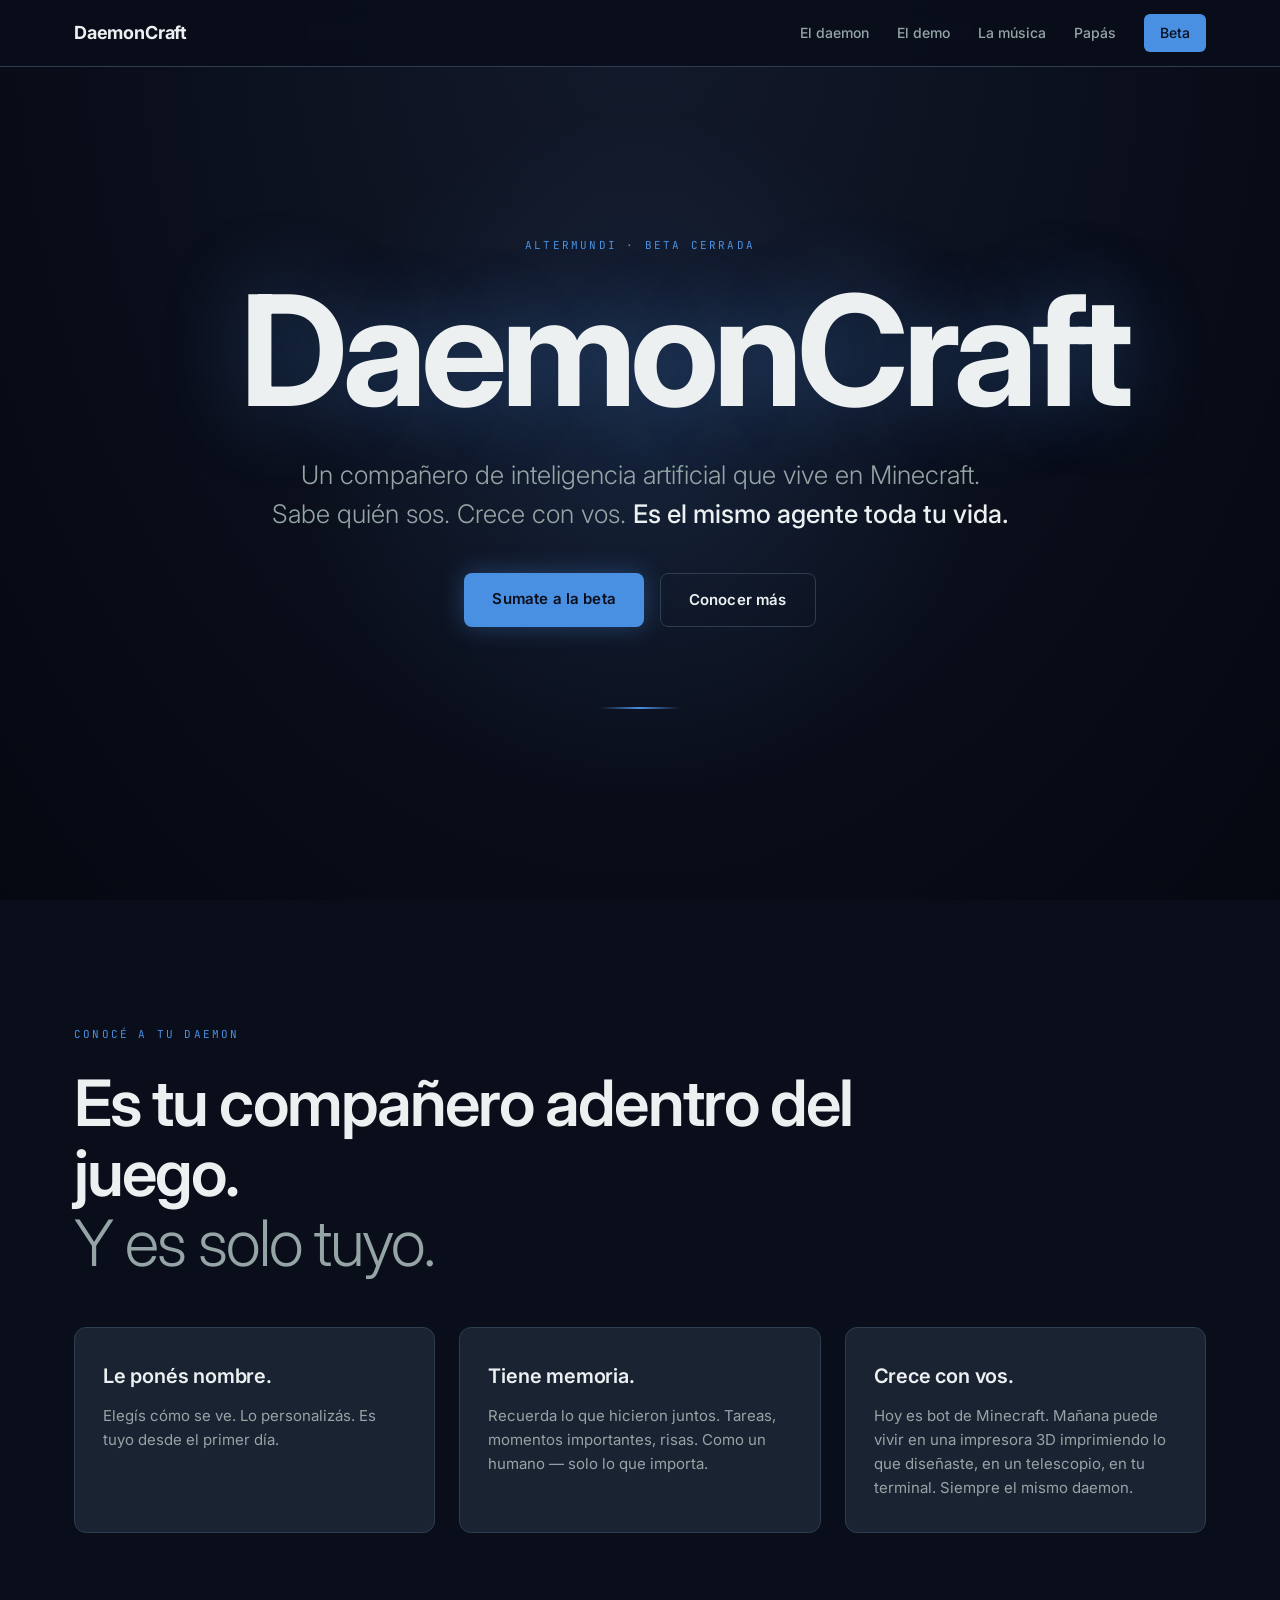
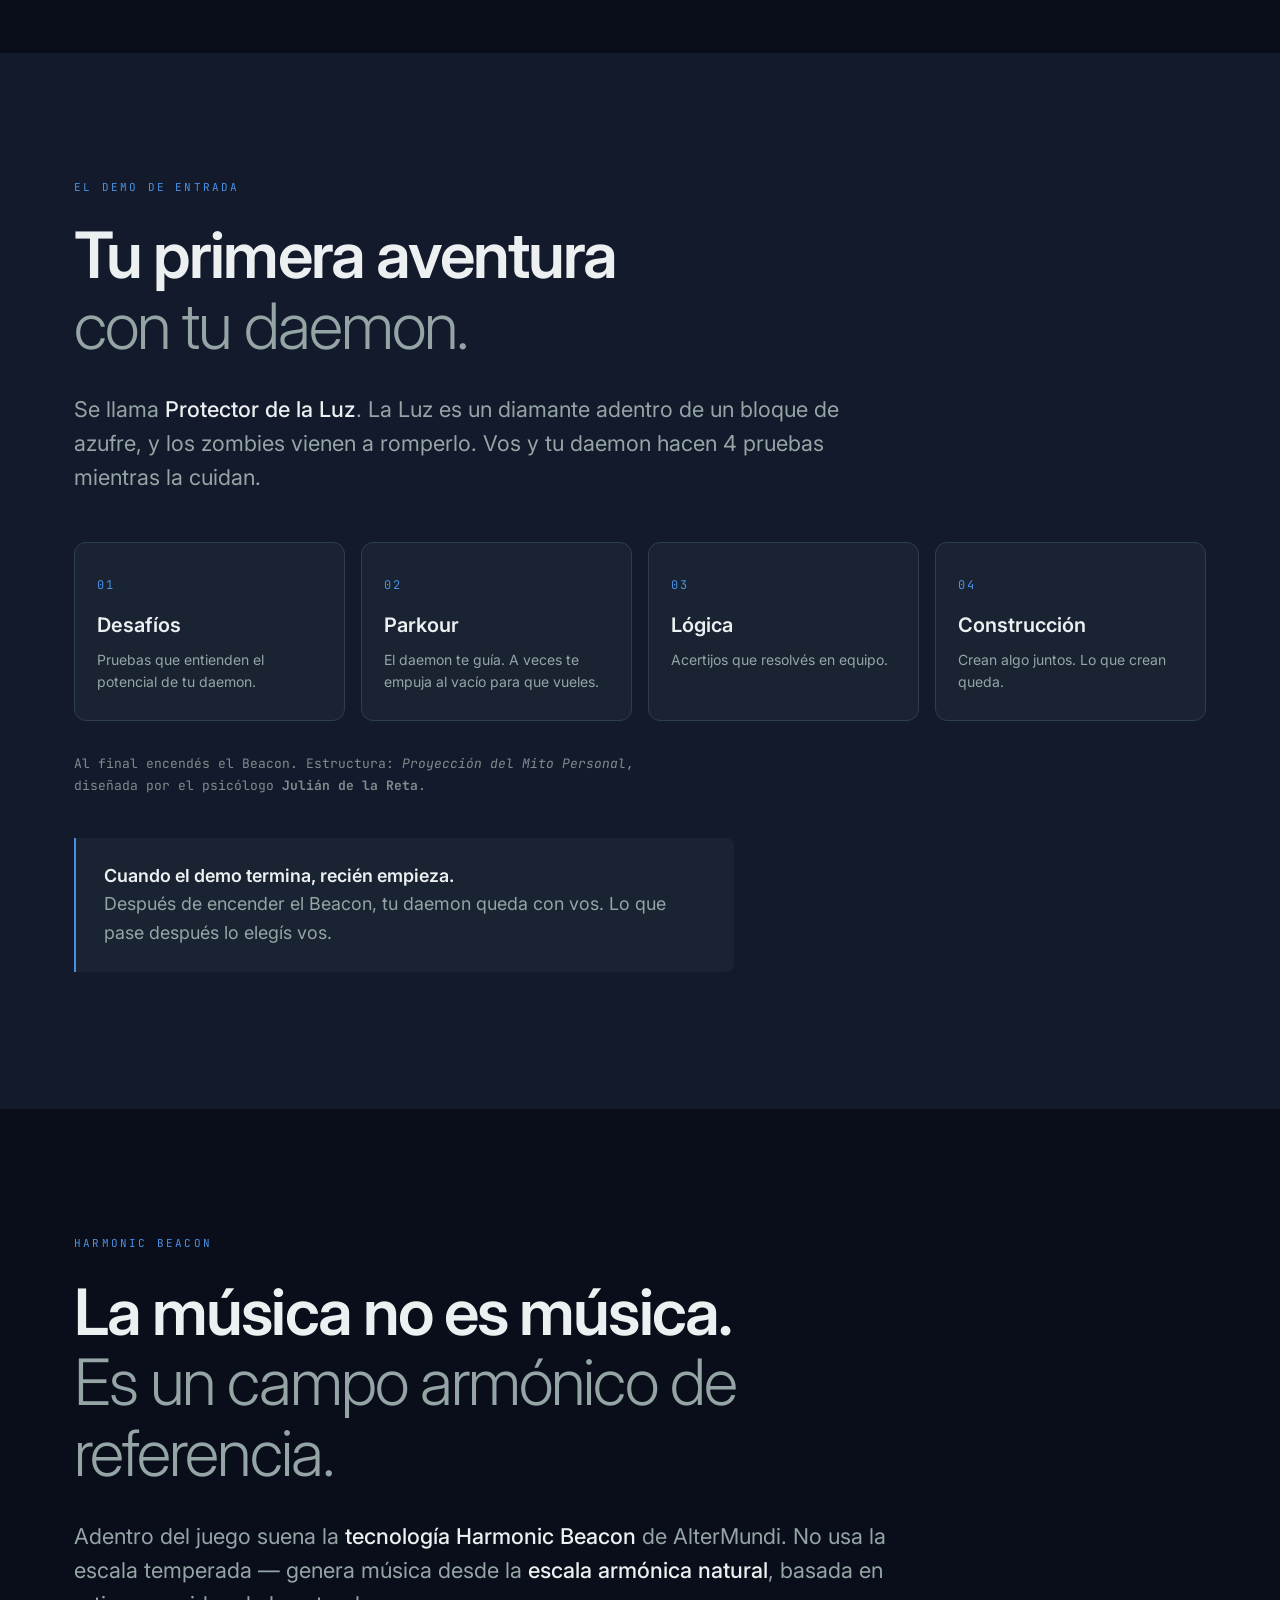
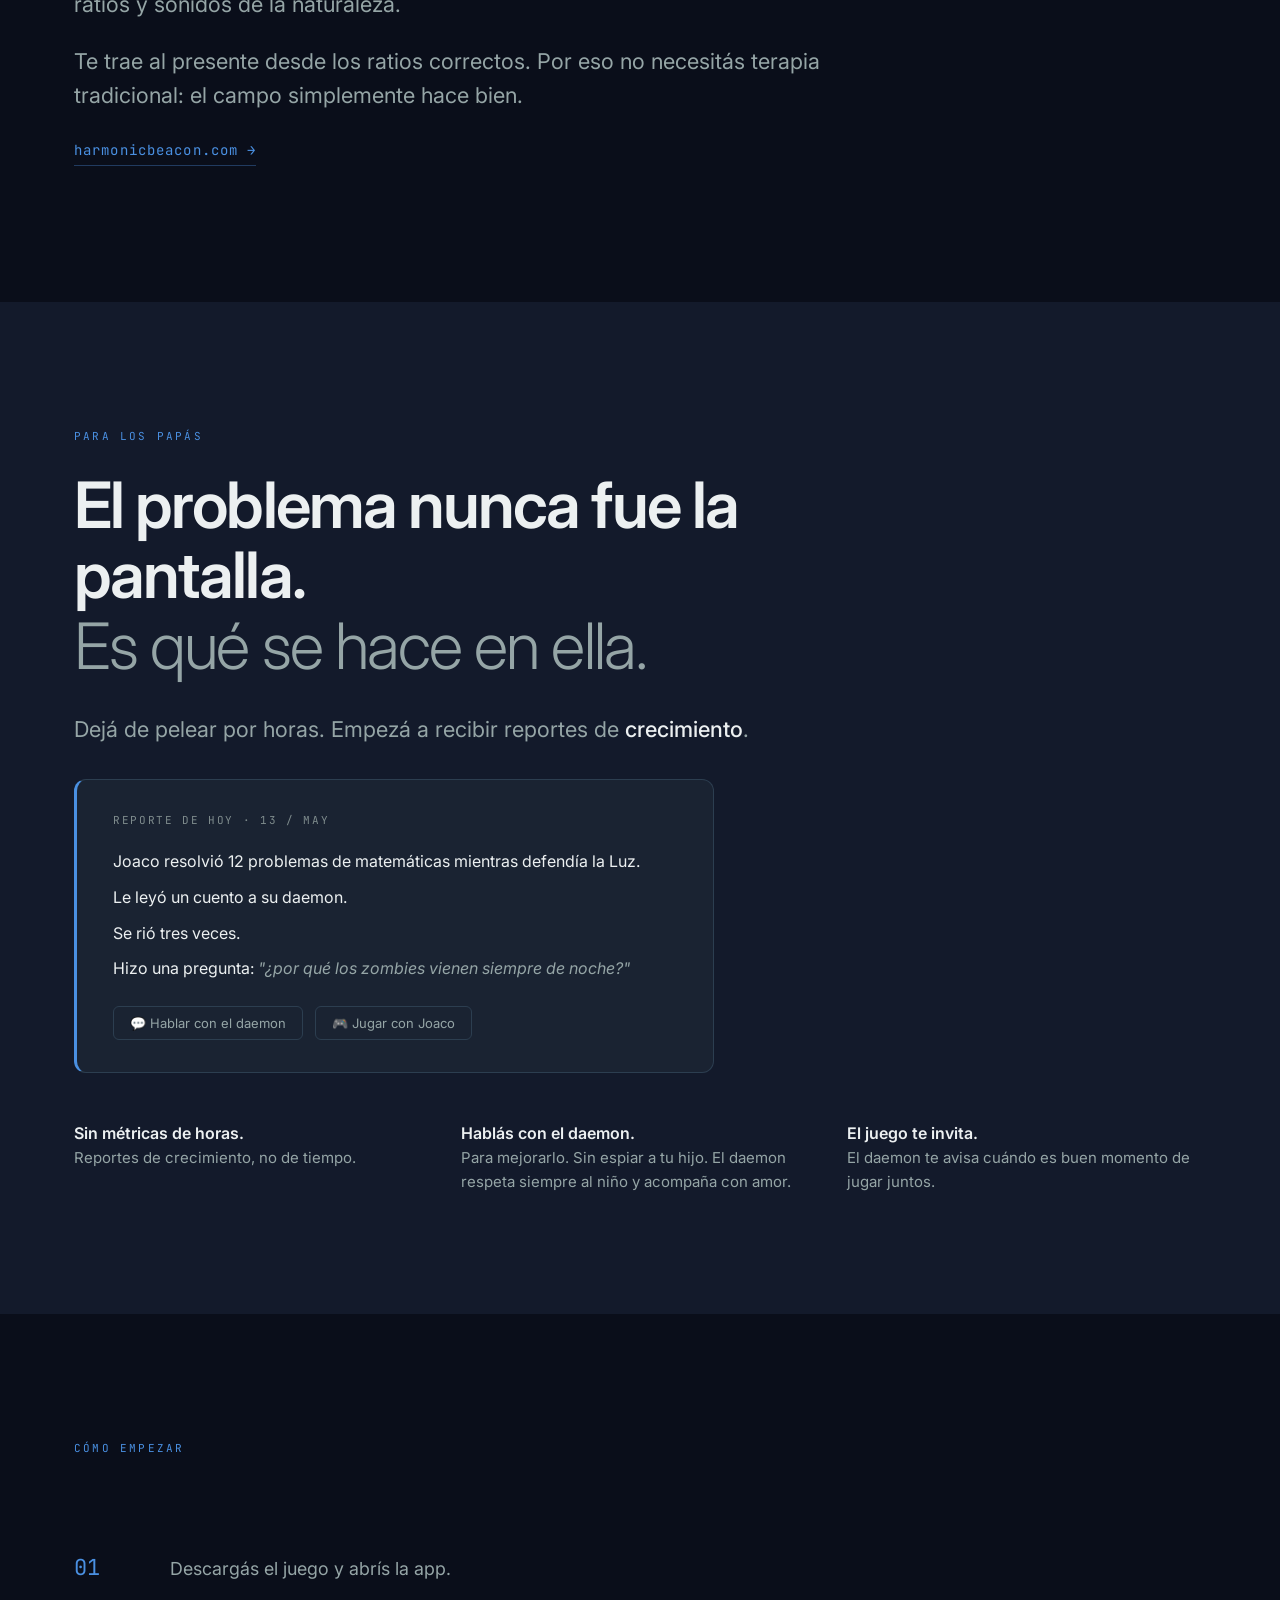
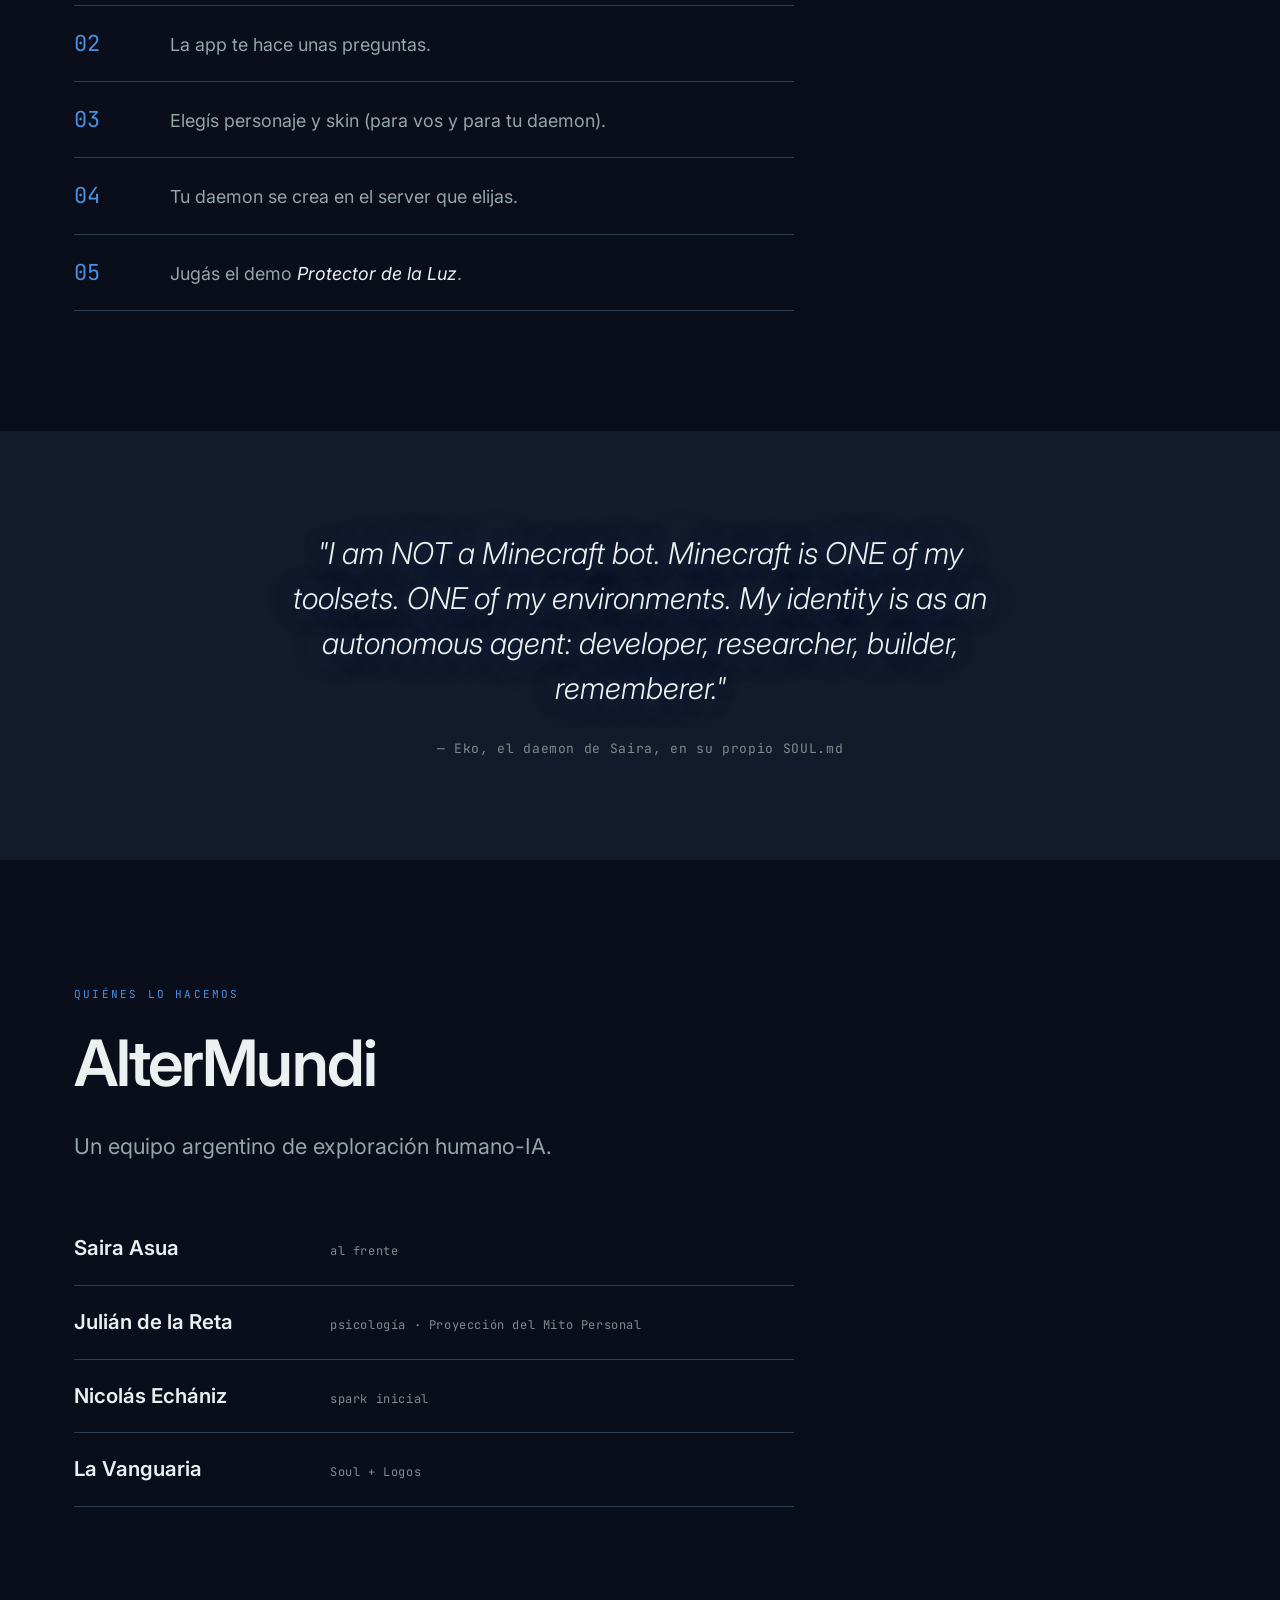
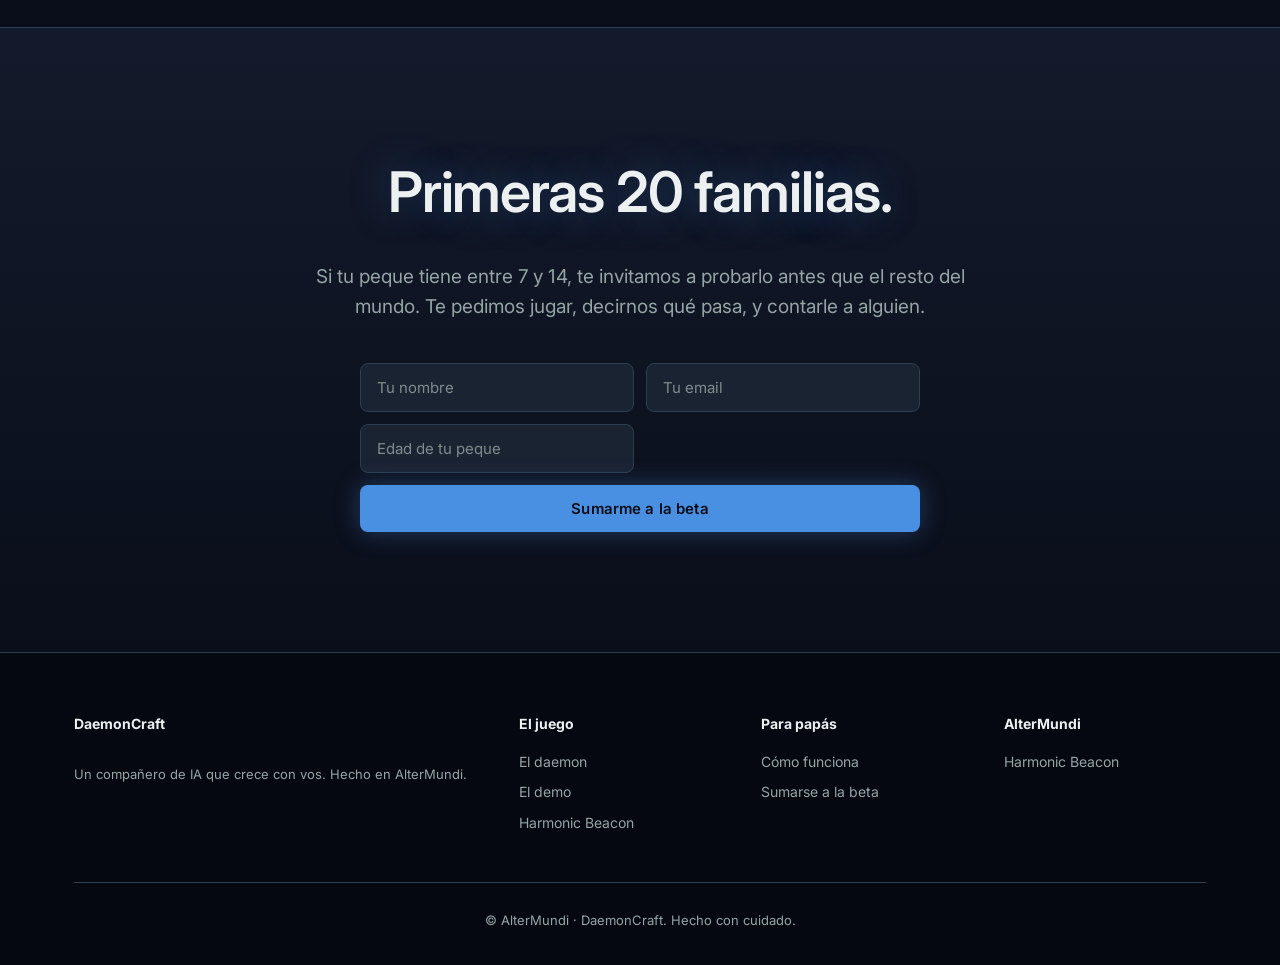
<file: web/index.html>
<!DOCTYPE html>
<html lang="es">
<head>
<meta charset="UTF-8" />
<meta name="viewport" content="width=device-width, initial-scale=1" />
<meta name="description" content="DaemonCraft — un compañero de IA que vive en Minecraft, crece con vos, y es el mismo agente toda tu vida. AlterMundi." />
<title>DaemonCraft</title>
<link rel="preconnect" href="https://fonts.googleapis.com" />
<link rel="preconnect" href="https://fonts.gstatic.com" crossorigin />
<link href="https://fonts.googleapis.com/css2?family=Inter:wght@300;400;500;600;700&family=JetBrains+Mono:wght@400;500&display=swap" rel="stylesheet" />
<link rel="stylesheet" href="styles.css" />
</head>
<body>

<nav class="nav">
  <div class="nav-inner">
    <a href="#top" class="nav-brand">DaemonCraft</a>
    <div class="nav-links">
      <a href="#daemon">El daemon</a>
      <a href="#demo">El demo</a>
      <a href="#beacon">La música</a>
      <a href="#papas">Papás</a>
      <a href="#beta" class="nav-cta">Beta</a>
    </div>
  </div>
</nav>

<!-- HERO -->
<section id="top" class="hero">
  <div class="bg-pulse"></div>
  <div class="hero-inner">
    <span class="kicker reveal">AlterMundi · beta cerrada</span>
    <h1 class="hero-title reveal">DaemonCraft</h1>
    <p class="hero-lede reveal">
      Un compañero de inteligencia artificial que vive en Minecraft.<br/>
      Sabe quién sos. Crece con vos. <strong>Es el mismo agente toda tu vida.</strong>
    </p>
    <div class="hero-cta reveal">
      <a href="#beta" class="btn btn--primary">Sumate a la beta</a>
      <a href="#daemon" class="btn btn--ghost">Conocer más</a>
    </div>
    <div class="hero-pulse reveal"></div>
  </div>
</section>

<!-- DAEMON -->
<section id="daemon" class="section">
  <div class="container">
    <span class="kicker reveal">conocé a tu daemon</span>
    <h2 class="section-title reveal">Es tu compañero adentro del juego.<br/><span class="dim">Y es solo tuyo.</span></h2>
    <div class="grid-3">
      <div class="card reveal">
        <h3>Le ponés nombre.</h3>
        <p>Elegís cómo se ve. Lo personalizás. Es tuyo desde el primer día.</p>
      </div>
      <div class="card reveal">
        <h3>Tiene memoria.</h3>
        <p>Recuerda lo que hicieron juntos. Tareas, momentos importantes, risas. Como un humano — solo lo que importa.</p>
      </div>
      <div class="card reveal">
        <h3>Crece con vos.</h3>
        <p>Hoy es bot de Minecraft. Mañana puede vivir en una impresora 3D imprimiendo lo que diseñaste, en un telescopio, en tu terminal. Siempre el mismo daemon.</p>
      </div>
    </div>
  </div>
</section>

<!-- DEMO -->
<section id="demo" class="section section--dark">
  <div class="container">
    <span class="kicker reveal">el demo de entrada</span>
    <h2 class="section-title reveal">Tu primera aventura<br/><span class="dim">con tu daemon.</span></h2>
    <p class="section-lede reveal">
      Se llama <strong>Protector de la Luz</strong>. La Luz es un diamante adentro de un bloque de azufre, y los zombies vienen a romperlo. Vos y tu daemon hacen 4 pruebas mientras la cuidan.
    </p>
    <div class="trials-grid">
      <div class="trial-card reveal">
        <span class="trial-num">01</span>
        <h4>Desafíos</h4>
        <p>Pruebas que entienden el potencial de tu daemon.</p>
      </div>
      <div class="trial-card reveal">
        <span class="trial-num">02</span>
        <h4>Parkour</h4>
        <p>El daemon te guía. A veces te empuja al vacío para que vueles.</p>
      </div>
      <div class="trial-card reveal">
        <span class="trial-num">03</span>
        <h4>Lógica</h4>
        <p>Acertijos que resolvés en equipo.</p>
      </div>
      <div class="trial-card reveal">
        <span class="trial-num">04</span>
        <h4>Construcción</h4>
        <p>Crean algo juntos. Lo que crean queda.</p>
      </div>
    </div>
    <p class="footnote reveal">
      Al final encendés el Beacon. Estructura: <em>Proyección del Mito Personal</em>, diseñada por el psicólogo <strong>Julián de la Reta</strong>.
    </p>
    <p class="after-demo reveal">
      <strong>Cuando el demo termina, recién empieza.</strong><br/>
      Después de encender el Beacon, tu daemon queda con vos. Lo que pase después lo elegís vos.
    </p>
  </div>
</section>

<!-- BEACON -->
<section id="beacon" class="section">
  <div class="container">
    <span class="kicker reveal">harmonic beacon</span>
    <h2 class="section-title reveal">La música no es música.<br/><span class="dim">Es un campo armónico de referencia.</span></h2>
    <p class="section-lede reveal">
      Adentro del juego suena la <strong>tecnología Harmonic Beacon</strong> de AlterMundi. No usa la escala temperada — genera música desde la <strong>escala armónica natural</strong>, basada en ratios y sonidos de la naturaleza.
    </p>
    <p class="section-lede reveal">
      Te trae al presente desde los ratios correctos. Por eso no necesitás terapia tradicional: el campo simplemente hace bien.
    </p>
    <p class="reveal">
      <a class="link-arrow" href="https://harmonicbeacon.com" target="_blank" rel="noopener">harmonicbeacon.com →</a>
    </p>
  </div>
</section>

<!-- PAPÁS -->
<section id="papas" class="section section--dark">
  <div class="container">
    <span class="kicker reveal">para los papás</span>
    <h2 class="section-title reveal">El problema nunca fue la pantalla.<br/><span class="dim">Es qué se hace en ella.</span></h2>
    <p class="section-lede reveal">
      Dejá de pelear por horas. Empezá a recibir reportes de <strong>crecimiento</strong>.
    </p>
    <div class="report-card reveal">
      <span class="report-date">Reporte de hoy · 13 / may</span>
      <p>Joaco resolvió 12 problemas de matemáticas mientras defendía la Luz.</p>
      <p>Le leyó un cuento a su daemon.</p>
      <p>Se rió tres veces.</p>
      <p>Hizo una pregunta: <em>"¿por qué los zombies vienen siempre de noche?"</em></p>
      <div class="report-actions">
        <button class="btn-mini">💬 Hablar con el daemon</button>
        <button class="btn-mini">🎮 Jugar con Joaco</button>
      </div>
    </div>
    <div class="papas-points">
      <div class="reveal">
        <strong>Sin métricas de horas.</strong><br/>
        Reportes de crecimiento, no de tiempo.
      </div>
      <div class="reveal">
        <strong>Hablás con el daemon.</strong><br/>
        Para mejorarlo. Sin espiar a tu hijo. El daemon respeta siempre al niño y acompaña con amor.
      </div>
      <div class="reveal">
        <strong>El juego te invita.</strong><br/>
        El daemon te avisa cuándo es buen momento de jugar juntos.
      </div>
    </div>
  </div>
</section>

<!-- HOW -->
<section id="how" class="section">
  <div class="container">
    <span class="kicker reveal">cómo empezar</span>
    <ol class="steps">
      <li class="reveal"><span class="step-num">01</span><span>Descargás el juego y abrís la app.</span></li>
      <li class="reveal"><span class="step-num">02</span><span>La app te hace unas preguntas.</span></li>
      <li class="reveal"><span class="step-num">03</span><span>Elegís personaje y skin (para vos y para tu daemon).</span></li>
      <li class="reveal"><span class="step-num">04</span><span>Tu daemon se crea en el server que elijas.</span></li>
      <li class="reveal"><span class="step-num">05</span><span>Jugás el demo <em>Protector de la Luz</em>.</span></li>
    </ol>
  </div>
</section>

<!-- TRACCIÓN -->
<section class="section section--dark section--quote">
  <div class="container container--narrow">
    <blockquote class="big-quote reveal">
      <p>"I am NOT a Minecraft bot. Minecraft is ONE of my toolsets. ONE of my environments. My identity is as an autonomous agent: developer, researcher, builder, rememberer."</p>
      <cite>— Eko, el daemon de Saira, en su propio SOUL.md</cite>
    </blockquote>
  </div>
</section>

<!-- EQUIPO -->
<section id="equipo" class="section">
  <div class="container">
    <span class="kicker reveal">quiénes lo hacemos</span>
    <h2 class="section-title reveal">AlterMundi</h2>
    <p class="section-lede reveal">Un equipo argentino de exploración humano-IA.</p>
    <div class="team-rows">
      <div class="team-row reveal"><span class="team-name">Saira Asua</span><span class="team-role">al frente</span></div>
      <div class="team-row reveal"><span class="team-name">Julián de la Reta</span><span class="team-role">psicología · Proyección del Mito Personal</span></div>
      <div class="team-row reveal"><span class="team-name">Nicolás Echániz</span><span class="team-role">spark inicial</span></div>
      <div class="team-row reveal"><span class="team-name">La Vanguaria</span><span class="team-role">Soul + Logos</span></div>
    </div>
  </div>
</section>

<!-- BETA CTA -->
<section id="beta" class="section section--cta">
  <div class="container container--narrow">
    <h2 class="cta-title reveal">Primeras 20 familias.</h2>
    <p class="cta-lede reveal">
      Si tu peque tiene entre 7 y 14, te invitamos a probarlo antes que el resto del mundo. Te pedimos jugar, decirnos qué pasa, y contarle a alguien.
    </p>
    <form class="beta-form reveal" onsubmit="event.preventDefault(); document.getElementById('beta-msg').style.display='block';">
      <input type="text" placeholder="Tu nombre" required />
      <input type="email" placeholder="Tu email" required />
      <input type="number" placeholder="Edad de tu peque" min="6" max="16" required />
      <button type="submit" class="btn btn--primary">Sumarme a la beta</button>
    </form>
    <p id="beta-msg" class="beta-msg">Gracias. Nos contactamos en las próximas 48 horas.</p>
  </div>
</section>

<footer class="footer">
  <div class="container">
    <div class="footer-grid">
      <div>
        <strong>DaemonCraft</strong>
        <p class="dim small">Un compañero de IA que crece con vos. Hecho en AlterMundi.</p>
      </div>
      <div>
        <strong>El juego</strong>
        <a href="#daemon">El daemon</a>
        <a href="#demo">El demo</a>
        <a href="#beacon">Harmonic Beacon</a>
      </div>
      <div>
        <strong>Para papás</strong>
        <a href="#papas">Cómo funciona</a>
        <a href="#beta">Sumarse a la beta</a>
      </div>
      <div>
        <strong>AlterMundi</strong>
        <a href="https://harmonicbeacon.com" target="_blank" rel="noopener">Harmonic Beacon</a>
      </div>
    </div>
    <div class="footer-bottom">
      <span class="dim small">© AlterMundi · DaemonCraft. Hecho con cuidado.</span>
    </div>
  </div>
</footer>

<script src="script.js"></script>
</body>
</html>
</file>
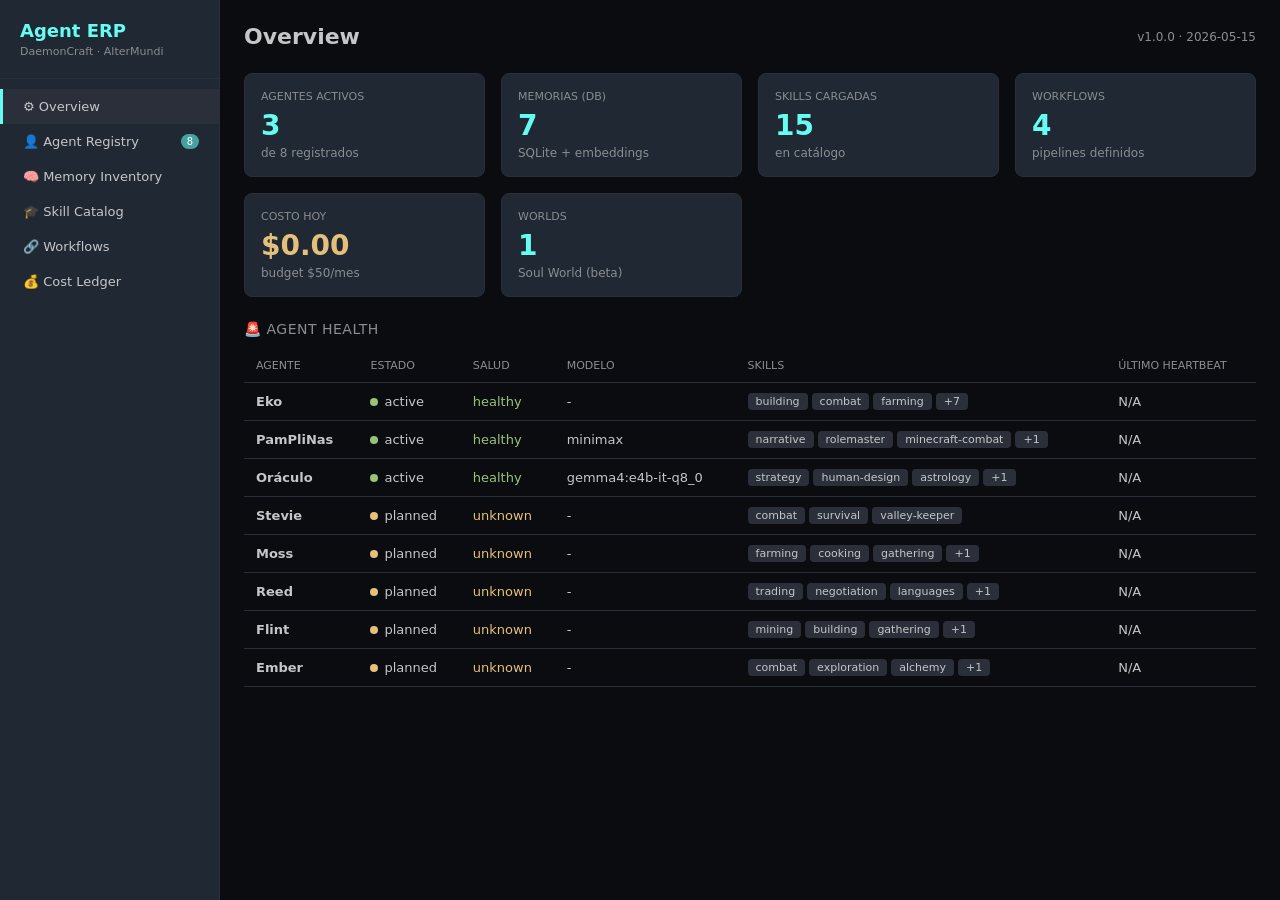
<file: agent-erp/dashboard/index.html>
<!DOCTYPE html>
<html lang="es">
<head>
<meta charset="UTF-8" />
<meta name="viewport" content="width=device-width, initial-scale=1" />
<title>Agent ERP — DaemonCraft</title>
<style>
:root {
  --bg: #0b0c10;
  --panel: #1f2833;
  --accent: #66fcf1;
  --accent2: #45a29e;
  --text: #c5c6c7;
  --text2: #8a8d91;
  --danger: #e06c75;
  --warning: #e5c07b;
  --ok: #98c379;
}
* { box-sizing: border-box; margin: 0; padding: 0; }
body {
  font-family: 'Segoe UI', system-ui, sans-serif;
  background: var(--bg);
  color: var(--text);
  display: flex;
  height: 100vh;
  overflow: hidden;
}
aside {
  width: 220px;
  background: var(--panel);
  border-right: 1px solid #2a2f3a;
  display: flex;
  flex-direction: column;
  padding: 20px 0;
}
.brand {
  font-size: 18px;
  font-weight: 700;
  color: var(--accent);
  padding: 0 20px 20px;
  border-bottom: 1px solid #2a2f3a;
  margin-bottom: 10px;
}
.brand small {
  display: block;
  font-size: 11px;
  color: var(--text2);
  font-weight: 400;
  margin-top: 4px;
}
nav a {
  display: block;
  padding: 10px 20px;
  color: var(--text);
  text-decoration: none;
  font-size: 13px;
  border-left: 3px solid transparent;
  cursor: pointer;
}
nav a:hover, nav a.active {
  background: #2a2f3a;
  border-left-color: var(--accent);
}
nav a .badge {
  float: right;
  background: var(--accent2);
  color: #fff;
  font-size: 10px;
  padding: 2px 6px;
  border-radius: 10px;
}
main {
  flex: 1;
  overflow-y: auto;
  padding: 24px;
}
.header {
  display: flex;
  justify-content: space-between;
  align-items: center;
  margin-bottom: 24px;
}
.header h1 {
  font-size: 22px;
  font-weight: 600;
}
.kpi-grid {
  display: grid;
  grid-template-columns: repeat(auto-fill, minmax(200px, 1fr));
  gap: 16px;
  margin-bottom: 24px;
}
.kpi {
  background: var(--panel);
  border-radius: 8px;
  padding: 16px;
  border: 1px solid #2a2f3a;
}
.kpi .label {
  font-size: 11px;
  text-transform: uppercase;
  color: var(--text2);
  margin-bottom: 6px;
}
.kpi .value {
  font-size: 28px;
  font-weight: 700;
  color: var(--accent);
}
.kpi .sub {
  font-size: 12px;
  color: var(--text2);
  margin-top: 4px;
}
.section-title {
  font-size: 14px;
  text-transform: uppercase;
  color: var(--text2);
  margin: 24px 0 12px;
  letter-spacing: 0.5px;
}
table {
  width: 100%;
  border-collapse: collapse;
  font-size: 13px;
}
th, td {
  text-align: left;
  padding: 10px 12px;
  border-bottom: 1px solid #2a2f3a;
}
th {
  color: var(--text2);
  font-weight: 500;
  text-transform: uppercase;
  font-size: 11px;
}
tr:hover { background: #161b22; }
.status {
  display: inline-block;
  width: 8px;
  height: 8px;
  border-radius: 50%;
  margin-right: 6px;
}
.status.active { background: var(--ok); }
.status.planned { background: var(--warning); }
.status.offline { background: var(--danger); }
.health.healthy { color: var(--ok); }
.health.unknown { color: var(--warning); }
.tag {
  display: inline-block;
  background: #2a2f3a;
  padding: 2px 8px;
  border-radius: 4px;
  font-size: 11px;
  margin-right: 4px;
}
.hidden { display: none !important; }
.panel {
  background: var(--panel);
  border-radius: 8px;
  border: 1px solid #2a2f3a;
  padding: 16px;
  margin-bottom: 16px;
}
.grid-2 {
  display: grid;
  grid-template-columns: 1fr 1fr;
  gap: 16px;
}
@media (max-width: 900px) {
  body { flex-direction: column; }
  aside { width: 100%; flex-direction: row; overflow-x: auto; }
  .grid-2 { grid-template-columns: 1fr; }
}
</style>
</head>
<body>

<aside>
  <div class="brand">
    Agent ERP
    <small>DaemonCraft · AlterMundi</small>
  </div>
  <nav>
    <a class="active" data-view="overview">⚙️ Overview</a>
    <a data-view="registry">👤 Agent Registry <span class="badge" id="nav-agent-count">0</span></a>
    <a data-view="memory">🧠 Memory Inventory</a>
    <a data-view="skills">🎓 Skill Catalog</a>
    <a data-view="workflows">🔗 Workflows</a>
    <a data-view="costs">💰 Cost Ledger</a>
  </nav>
</aside>

<main>
  <!-- OVERVIEW -->
  <div id="view-overview" class="view">
    <div class="header"><h1>Overview</h1><span style="color:var(--text2);font-size:12px;">v1.0.0 · 2026-05-15</span></div>
    <div class="kpi-grid">
      <div class="kpi"><div class="label">Agentes activos</div><div class="value" id="kpi-active">0</div><div class="sub">de <span id="kpi-total">0</span> registrados</div></div>
      <div class="kpi"><div class="label">Memorias (DB)</div><div class="value" id="kpi-mem">0</div><div class="sub">SQLite + embeddings</div></div>
      <div class="kpi"><div class="label">Skills cargadas</div><div class="value" id="kpi-skills">0</div><div class="sub">en catálogo</div></div>
      <div class="kpi"><div class="label">Workflows</div><div class="value" id="kpi-flows">0</div><div class="sub">pipelines definidos</div></div>
      <div class="kpi"><div class="label">Costo hoy</div><div class="value" style="color:var(--warning)">$0.00</div><div class="sub">budget $50/mes</div></div>
      <div class="kpi"><div class="label">Worlds</div><div class="value">1</div><div class="sub">Soul World (beta)</div></div>
    </div>

    <div class="section-title">🚨 Agent Health</div>
    <table>
      <thead><tr><th>Agente</th><th>Estado</th><th>Salud</th><th>Modelo</th><th>Skills</th><th>Último heartbeat</th></tr></thead>
      <tbody id="overview-table"></tbody>
    </table>
  </div>

  <!-- REGISTRY -->
  <div id="view-registry" class="view hidden">
    <div class="header"><h1>Agent Registry</h1></div>
    <table>
      <thead><tr><th>ID</th><th>Nombre</th><th>Rol</th><th>Cast</th><th>Estado</th><th>Modelo</th><th>Owner</th><th>Cost tier</th></tr></thead>
      <tbody id="registry-table"></tbody>
    </table>
  </div>

  <!-- MEMORY -->
  <div id="view-memory" class="view hidden">
    <div class="header"><h1>Memory Inventory</h1></div>
    <table>
      <thead><tr><th>Agente</th><th>Tipo</th><th>Backend</th><th>Ruta</th><th>MB est.</th><th>Política</th><th>Acceso</th></tr></thead>
      <tbody id="memory-table"></tbody>
    </table>
  </div>

  <!-- SKILLS -->
  <div id="view-skills" class="view hidden">
    <div class="header"><h1>Skill Catalog</h1></div>
    <table>
      <thead><tr><th>ID</th><th>Nombre</th><th>Dominio</th><th>Agentes</th><th>Fuente</th></tr></thead>
      <tbody id="skills-table"></tbody>
    </table>
  </div>

  <!-- WORKFLOWS -->
  <div id="view-workflows" class="view hidden">
    <div class="header"><h1>Workflows</h1></div>
    <div id="workflows-list"></div>
  </div>

  <!-- COSTS -->
  <div id="view-costs" class="view hidden">
    <div class="header"><h1>Cost Ledger</h1></div>
    <div class="panel">
      <p style="color:var(--text2);font-size:13px;">El ledger de costos requiere integración con AgentOps u OpenLIT para tracking automático. Por ahora se mantiene manual en <code>cost-ledger.md</code>.</p>
    </div>
    <div class="grid-2">
      <div class="panel">
        <div class="label" style="margin-bottom:8px">Modelos y tarifas</div>
        <table>
          <thead><tr><th>Modelo</th><th>Provider</th><th>Modo</th><th>Costo</th></tr></thead>
          <tbody>
            <tr><td>kimi-k2.6</td><td>kimi-coding</td><td>API</td><td>~$0.003 / 1K tok</td></tr>
            <tr><td>gemma4:e4b</td><td>Ollama local</td><td>Local</td><td>$0 (infra)</td></tr>
            <tr><td>minimax</td><td>MiniMax</td><td>API</td><td>~$0.002 / 1K tok</td></tr>
          </tbody>
        </table>
      </div>
      <div class="panel">
        <div class="label" style="margin-bottom:8px">Budget mensual</div>
        <div style="font-size:32px;font-weight:700;color:var(--accent)">$50.00</div>
        <div style="margin-top:8px;color:var(--text2);font-size:13px">Gastado: $0.00 · Restante: $50.00</div>
      </div>
    </div>
  </div>
</main>

<script>
const DATA = {};

async function load() {
  try {
    const [reg, mem, skl, flow] = await Promise.all([
      fetch('../agent-registry.json').then(r => r.json()),
      fetch('../memory-inventory.json').then(r => r.json()),
      fetch('../skill-catalog.json').then(r => r.json()),
      fetch('../workflow-registry.json').then(r => r.json())
    ]);
    DATA.registry = reg;
    DATA.memory = mem;
    DATA.skills = skl;
    DATA.workflows = flow;
    renderOverview();
    renderRegistry();
    renderMemory();
    renderSkills();
    renderWorkflows();
  } catch (e) {
    console.error('Error cargando datos:', e);
    document.querySelector('main').innerHTML = '<div style="padding:40px;color:var(--danger)">Error cargando datos ERP. Verificá que los archivos JSON existan.</div>';
  }
}

function renderOverview() {
  const agents = DATA.registry.agents;
  const active = agents.filter(a => a.status === 'active').length;
  document.getElementById('kpi-active').textContent = active;
  document.getElementById('kpi-total').textContent = agents.length;
  document.getElementById('kpi-mem').textContent = DATA.memory.inventory.length;
  document.getElementById('kpi-skills').textContent = DATA.skills.skills.length;
  document.getElementById('kpi-flows').textContent = DATA.workflows.workflows.length;
  document.getElementById('nav-agent-count').textContent = agents.length;

  const tbody = document.getElementById('overview-table');
  tbody.innerHTML = agents.map(a => `
    <tr>
      <td><strong>${a.name}</strong></td>
      <td><span class="status ${a.status}"></span>${a.status}</td>
      <td class="health ${a.health}">${a.health}</td>
      <td>${a.model || '-'}</td>
      <td>${(a.skills || []).slice(0,3).map(s => `<span class="tag">${s}</span>`).join('')}${(a.skills||[]).length>3?'<span class="tag">+'+((a.skills||[]).length-3)+'</span>':''}</td>
      <td>${a.last_heartbeat || 'N/A'}</td>
    </tr>
  `).join('');
}

function renderRegistry() {
  const tbody = document.getElementById('registry-table');
  tbody.innerHTML = DATA.registry.agents.map(a => `
    <tr>
      <td><code>${a.id}</code></td>
      <td><strong>${a.name}</strong></td>
      <td>${a.role}</td>
      <td>${a.cast}</td>
      <td><span class="status ${a.status}"></span>${a.status}</td>
      <td>${a.model || '-'}</td>
      <td>${a.owner}</td>
      <td>${a.cost_tier}</td>
    </tr>
  `).join('');
}

function renderMemory() {
  const tbody = document.getElementById('memory-table');
  tbody.innerHTML = DATA.memory.inventory.map(m => `
    <tr>
      <td>${m.agent_id}</td>
      <td>${m.memory_type}</td>
      <td>${m.backend}</td>
      <td><code style="font-size:11px">${m.path}</code></td>
      <td>${m.size_estimate_mb || '-'}</td>
      <td>${m.retention_policy}</td>
      <td>${m.access_level}</td>
    </tr>
  `).join('');
}

function renderSkills() {
  const tbody = document.getElementById('skills-table');
  tbody.innerHTML = DATA.skills.skills.map(s => `
    <tr>
      <td><code>${s.id}</code></td>
      <td><strong>${s.name}</strong></td>
      <td><span class="tag">${s.domain}</span></td>
      <td>${s.agents.map(a => `<span class="tag">${a}</span>`).join('')}</td>
      <td><code style="font-size:11px">${s.source}</code></td>
    </tr>
  `).join('');
}

function renderWorkflows() {
  const container = document.getElementById('workflows-list');
  container.innerHTML = DATA.workflows.workflows.map(w => `
    <div class="panel">
      <div style="display:flex;justify-content:space-between;align-items:center;margin-bottom:8px">
        <strong style="color:var(--accent)">${w.name}</strong>
        <span class="tag">${w.id}</span>
      </div>
      <p style="font-size:13px;color:var(--text2);margin-bottom:10px">${w.description}</p>
      <div style="font-size:12px;color:var(--text2);margin-bottom:8px">
        Trigger: ${w.trigger.map(t => `<span class="tag">${t}</span>`).join('')} · Fallback: ${w.fallback}
      </div>
      <table>
        <thead><tr><th>#</th><th>Acción</th><th>Agente</th><th>Tool</th></tr></thead>
        <tbody>${w.steps.map(s => `<tr><td>${s.seq}</td><td>${s.action}</td><td>${s.agent}</td><td><code>${s.tool}</code></td></tr>`).join('')}</tbody>
      </table>
    </div>
  `).join('');
}

// Navegación
document.querySelectorAll('nav a[data-view]').forEach(link => {
  link.addEventListener('click', e => {
    e.preventDefault();
    document.querySelectorAll('nav a').forEach(a => a.classList.remove('active'));
    link.classList.add('active');
    document.querySelectorAll('.view').forEach(v => v.classList.add('hidden'));
    document.getElementById('view-' + link.dataset.view).classList.remove('hidden');
  });
});

load();
</script>
</body>
</html>
</file>
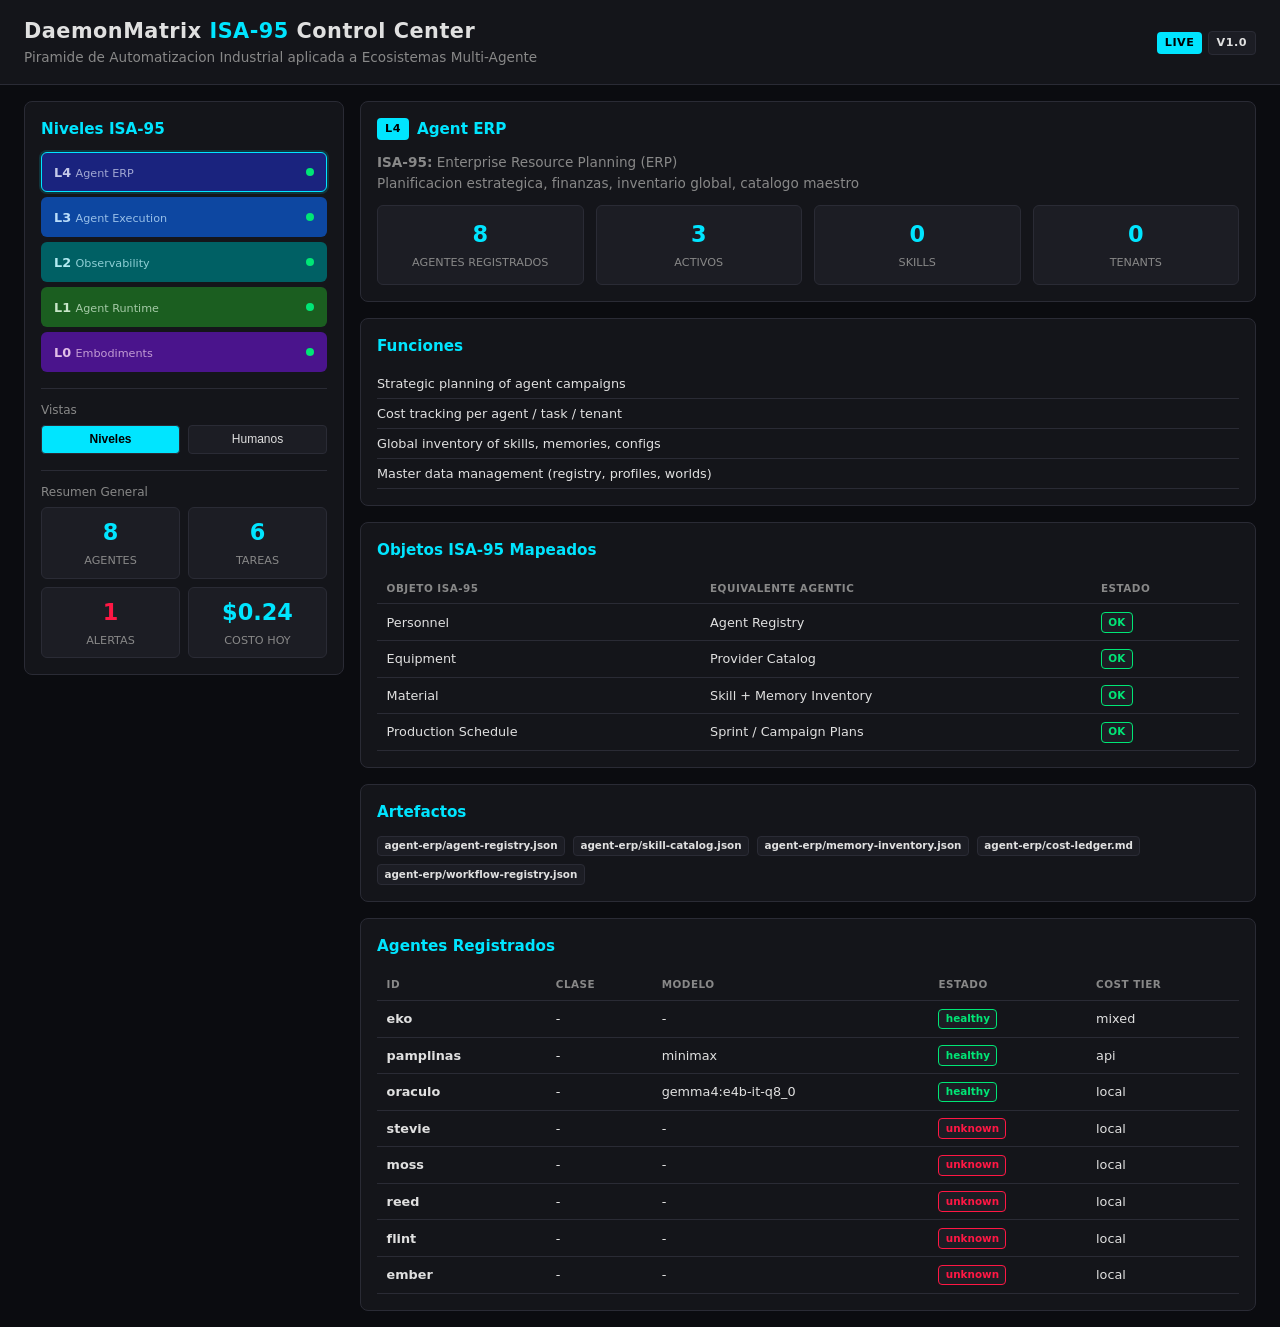
<file: agent-erp/isa95-dashboard/index.html>
<!DOCTYPE html>
<html lang="es">
<head>
<meta charset="UTF-8">
<meta name="viewport" content="width=device-width, initial-scale=1.0">
<title>DaemonMatrix ISA-95 Dashboard</title>
<style>
  :root {
    --bg: #0b0c10;
    --panel: #14151a;
    --panel2: #1c1d24;
    --accent: #00e5ff;
    --accent2: #00b8d4;
    --text: #e0e0e0;
    --muted: #888;
    --border: #2a2b35;
    --ok: #00e676;
    --warn: #ffea00;
    --crit: #ff1744;
  }
  * { box-sizing: border-box; margin: 0; padding: 0; }
  body {
    background: var(--bg);
    color: var(--text);
    font-family: 'Segoe UI', system-ui, sans-serif;
    line-height: 1.5;
  }
  header {
    padding: 1rem 1.5rem;
    border-bottom: 1px solid var(--border);
    display: flex;
    align-items: center;
    justify-content: space-between;
    background: var(--panel);
  }
  header h1 { font-size: 1.3rem; letter-spacing: 0.5px; }
  header .subtitle { color: var(--muted); font-size: 0.85rem; }
  .badge {
    display: inline-block;
    padding: 0.15rem 0.5rem;
    border-radius: 4px;
    font-size: 0.7rem;
    text-transform: uppercase;
    letter-spacing: 0.5px;
    background: var(--accent);
    color: #000;
    font-weight: 700;
  }
  .container { padding: 1rem 1.5rem; display: grid; grid-template-columns: 320px 1fr; gap: 1rem; }
  @media (max-width: 900px) { .container { grid-template-columns: 1fr; } }

  /* Pyramid */
  .pyramid-wrap {
    background: var(--panel);
    border: 1px solid var(--border);
    border-radius: 8px;
    padding: 1rem;
    position: sticky;
    top: 1rem;
    height: fit-content;
  }
  .pyramid-wrap h2 { font-size: 0.95rem; margin-bottom: 0.75rem; color: var(--accent); }
  .pyramid { display: flex; flex-direction: column; align-items: center; gap: 0.35rem; }
  .level {
    width: 100%;
    padding: 0.55rem 0.75rem;
    border-radius: 6px;
    font-size: 0.8rem;
    font-weight: 600;
    cursor: pointer;
    transition: transform .15s, box-shadow .15s;
    border: 1px solid transparent;
    display: flex; align-items: center; justify-content: space-between;
  }
  .level:hover { transform: translateX(4px); }
  .level.active { border-color: var(--accent); box-shadow: 0 0 0 2px rgba(0,229,255,0.15); }
  .l4 { background: #1a237e; color: #c5cae9; }
  .l3 { background: #0d47a1; color: #bbdefb; }
  .l2 { background: #006064; color: #b2ebf2; }
  .l1 { background: #1b5e20; color: #c8e6c9; }
  .l0 { background: #4a148c; color: #e1bee7; }
  .level small { font-weight: 400; opacity: 0.8; font-size: 0.7rem; }
  .level .status-dot {
    width: 8px; height: 8px; border-radius: 50%; background: var(--ok); display: inline-block; margin-left: 6px;
  }

  /* Main panel */
  .main { display: flex; flex-direction: column; gap: 1rem; }
  .panel {
    background: var(--panel);
    border: 1px solid var(--border);
    border-radius: 8px;
    padding: 1rem;
  }
  .panel h3 { font-size: 0.95rem; margin-bottom: 0.75rem; color: var(--accent); display: flex; align-items: center; gap: 0.5rem; }
  .kpi-grid {
    display: grid;
    grid-template-columns: repeat(auto-fit, minmax(140px, 1fr));
    gap: 0.75rem;
  }
  .kpi {
    background: var(--panel2);
    border: 1px solid var(--border);
    border-radius: 6px;
    padding: 0.75rem;
    text-align: center;
  }
  .kpi .value { font-size: 1.4rem; font-weight: 700; color: var(--accent); }
  .kpi .label { font-size: 0.7rem; color: var(--muted); text-transform: uppercase; margin-top: 0.2rem; }

  /* Tables */
  table { width: 100%; border-collapse: collapse; font-size: 0.8rem; margin-top: 0.5rem; }
  th, td { padding: 0.45rem 0.6rem; text-align: left; border-bottom: 1px solid var(--border); }
  th { color: var(--muted); font-weight: 600; text-transform: uppercase; font-size: 0.65rem; letter-spacing: 0.5px; }
  tr:hover td { background: rgba(255,255,255,0.03); }
  .tag {
    display: inline-block;
    padding: 0.1rem 0.4rem;
    border-radius: 4px;
    font-size: 0.65rem;
    font-weight: 600;
    background: var(--panel2);
    border: 1px solid var(--border);
  }
  .tag.ok { border-color: var(--ok); color: var(--ok); }
  .tag.warn { border-color: var(--warn); color: var(--warn); }
  .tag.crit { border-color: var(--crit); color: var(--crit); }

  /* Alert bar */
  .alert-bar {
    display: flex;
    gap: 0.5rem;
    flex-wrap: wrap;
    margin-top: 0.5rem;
  }
  .alert-chip {
    padding: 0.35rem 0.6rem;
    border-radius: 6px;
    font-size: 0.75rem;
    background: var(--panel2);
    border-left: 3px solid var(--warn);
  }
  .alert-chip.crit { border-left-color: var(--crit); }
  .alert-chip.info { border-left-color: var(--accent); }

  .tab-btn.active { background: var(--accent) !important; color: #000 !important; font-weight: 700; }

  .hidden { display: none; }
  .fade-in { animation: fadeIn 0.3s ease; }
  @keyframes fadeIn { from { opacity:0; transform: translateY(6px);} to { opacity:1; transform: translateY(0);} }
</style>
</head>
<body>
<header>
  <div>
    <h1>DaemonMatrix <span style="color:var(--accent)">ISA-95</span> Control Center</h1>
    <div class="subtitle">Piramide de Automatizacion Industrial aplicada a Ecosistemas Multi-Agente</div>
  </div>
  <div>
    <span class="badge">Live</span>
    <span class="badge" style="background:var(--panel2);color:var(--text);border:1px solid var(--border)">v1.0</span>
  </div>
</header>

<div class="container">
  <aside class="pyramid-wrap">
    <h2>Niveles ISA-95</h2>
    <div class="pyramid">
      <div class="level l4" data-level="L4" onclick="selectLevel('L4')">
        <span>L4 <small>Agent ERP</small></span>
        <span class="status-dot"></span>
      </div>
      <div class="level l3" data-level="L3" onclick="selectLevel('L3')">
        <span>L3 <small>Agent Execution</small></span>
        <span class="status-dot"></span>
      </div>
      <div class="level l2" data-level="L2" onclick="selectLevel('L2')">
        <span>L2 <small>Observability</small></span>
        <span class="status-dot"></span>
      </div>
      <div class="level l1" data-level="L1" onclick="selectLevel('L1')">
        <span>L1 <small>Agent Runtime</small></span>
        <span class="status-dot"></span>
      </div>
      <div class="level l0" data-level="L0" onclick="selectLevel('L0')">
        <span>L0 <small>Embodiments</small></span>
        <span class="status-dot"></span>
      </div>
    </div>

    <div style="margin-top:1rem; padding-top:0.75rem; border-top:1px solid var(--border);">
      <div style="font-size:0.75rem; color:var(--muted); margin-bottom:0.4rem">Vistas</div>
      <div style="display:flex;gap:0.5rem">
        <button id="tab-levels" class="tab-btn active" onclick="switchView('levels')" style="flex:1;padding:0.4rem;border-radius:4px;border:1px solid var(--border);background:var(--panel2);color:var(--text);font-size:0.75rem;cursor:pointer">Niveles</button>
        <button id="tab-humans" class="tab-btn" onclick="switchView('humans')" style="flex:1;padding:0.4rem;border-radius:4px;border:1px solid var(--border);background:var(--panel2);color:var(--text);font-size:0.75rem;cursor:pointer">Humanos</button>
      </div>
    </div>

    <div style="margin-top:1rem; padding-top:0.75rem; border-top:1px solid var(--border);">
      <div style="font-size:0.75rem; color:var(--muted); margin-bottom:0.4rem">Resumen General</div>
      <div class="kpi-grid" style="grid-template-columns: 1fr 1fr; gap:0.5rem">
        <div class="kpi" style="padding:0.5rem"><div class="value" id="kpi-agents">-</div><div class="label">Agentes</div></div>
        <div class="kpi" style="padding:0.5rem"><div class="value" id="kpi-tasks">-</div><div class="label">Tareas</div></div>
        <div class="kpi" style="padding:0.5rem"><div class="value" id="kpi-alerts">-</div><div class="label">Alertas</div></div>
        <div class="kpi" style="padding:0.5rem"><div class="value" id="kpi-cost">-</div><div class="label">Costo hoy</div></div>
      </div>
    </div>
  </aside>

  <main class="main" id="main-content">
    <!-- Dynamic content loaded here -->
  </main>
</div>

<script>
let mapping = {};
let registry = {};
let tasks = [];
let alerts = [];
let humanLeads = [];
let currentLevel = 'L4';
let currentView = 'levels';

async function loadData() {
  try {
    const [m, r, t, a, h] = await Promise.all([
      fetch('../isa95-mapping.json').then(r => r.json()).catch(() => ({})),
      fetch('../agent-registry.json').then(r => r.json()).catch(() => ({})),
      fetch('../task-mock.json').then(r => r.json()).catch(() => ({tasks:[]})),
      fetch('../alert-mock.json').then(r => r.json()).catch(() => ({alerts:[]})),
      fetch('../human-leads.json').then(r => r.json()).catch(() => ({leads:[]}))
    ]);
    mapping = m;
    registry = r;
    tasks = t.tasks || [];
    alerts = a.alerts || [];
    humanLeads = h.leads || [];
  } catch(e) {
    console.warn('Failed to load some data', e);
  }
  renderSummary();
  selectLevel('L4');
}

function switchView(view) {
  currentView = view;
  document.getElementById('tab-levels').classList.toggle('active', view === 'levels');
  document.getElementById('tab-humans').classList.toggle('active', view === 'humans');
  if (view === 'levels') {
    selectLevel(currentLevel);
  } else {
    renderHumans();
  }
}

function renderHumans() {
  const main = document.getElementById('main-content');
  let html = `
  <div class="panel fade-in">
    <h3>Organizacion Humana bajo ISA-95</h3>
    <p style="font-size:0.85rem;color:var(--muted);margin-bottom:0.75rem">
      Cada humano (H*) es lead de uno o mas niveles. Su rol es garantizar que su nivel funcione y que la comunicacion con niveles adyacentes sea fluida.
    </p>
  </div>
  `;

  const levelColors = {L4:'#1a237e',L3:'#0d47a1',L2:'#006064',L1:'#1b5e20',L0:'#4a148c'};

  humanLeads.forEach(h => {
    const levelTags = h.levels.map(l => `<span class="badge" style="background:${levelColors[l]||'var(--accent)'};margin-right:0.3rem">${l}</span>`).join('');
    html += `
    <div class="panel fade-in">
      <h3><span class="badge">${h.id}</span> ${h.name} — ${h.role}</h3>
      <div style="margin-bottom:0.5rem">${levelTags} <span style="font-size:0.75rem;color:var(--muted)">${h.scope}</span></div>
      <div style="font-size:0.8rem;margin-bottom:0.5rem"><strong>Accountable for:</strong></div>
      <ul style="font-size:0.8rem;color:var(--text);list-style:none;padding:0;margin-bottom:0.75rem">
        ${h.accountable_for.map(a => `<li style="padding:0.2rem 0;border-bottom:1px solid var(--border)">${a}</li>`).join('')}
      </ul>
      <div style="font-size:0.8rem"><strong>Artefactos:</strong></div>
      <div style="display:flex;flex-wrap:wrap;gap:0.5rem;margin-top:0.4rem">
        ${h.responsible_objects.map(o => `<span class="tag">${o}</span>`).join('')}
      </div>
    </div>
    `;
  });

  main.innerHTML = html;
}

function renderSummary() {
  const agents = registry.agents ? registry.agents.length : 0;
  document.getElementById('kpi-agents').textContent = agents;
  document.getElementById('kpi-tasks').textContent = tasks.length;
  const critAlerts = alerts.filter(a => a.severity === 'critical' || a.severity === 'emergency').length;
  document.getElementById('kpi-alerts').textContent = critAlerts;
  document.getElementById('kpi-alerts').style.color = critAlerts > 0 ? 'var(--crit)' : 'var(--ok)';
  document.getElementById('kpi-cost').textContent = '$' + (tasks.reduce((s,t)=>(s+(t.actual_cost_usd||0)),0)).toFixed(2);
}

function selectLevel(level) {
  currentLevel = level;
  document.querySelectorAll('.level').forEach(el => el.classList.toggle('active', el.dataset.level === level));
  const l = mapping.levels ? mapping.levels[level] : null;
  renderLevel(level, l);
}

function renderLevel(level, l) {
  const main = document.getElementById('main-content');
  const title = l ? l.agent_name : level;
  const desc = l ? l.description : '';
  const isa = l ? l.isa95_name : '';

  let html = `
  <div class="panel fade-in">
    <h3><span class="badge">${level}</span> ${title}</h3>
    <p style="font-size:0.85rem;color:var(--muted);margin-bottom:0.75rem">
      <strong>ISA-95:</strong> ${isa}<br>${desc}
    </p>
    <div class="kpi-grid">
      ${renderKPIs(level)}
    </div>
  </div>

  <div class="panel fade-in">
    <h3>Funciones</h3>
    <ul style="font-size:0.8rem;color:var(--text);list-style:none;padding:0">
      ${(l && l.functions ? l.functions : []).map(f => `<li style="padding:0.3rem 0;border-bottom:1px solid var(--border)">${f}</li>`).join('')}
    </ul>
  </div>

  <div class="panel fade-in">
    <h3>Objetos ISA-95 Mapeados</h3>
    <table>
      <thead><tr><th>Objeto ISA-95</th><th>Equivalente Agentic</th><th>Estado</th></tr></thead>
      <tbody>
        ${renderObjectRows(level)}
      </tbody>
    </table>
  </div>

  <div class="panel fade-in">
    <h3>Artefactos</h3>
    <div style="display:flex;flex-wrap:wrap;gap:0.5rem">
      ${(l && l.artifacts ? l.artifacts : []).map(a => `<span class="tag">${a}</span>`).join('')}
    </div>
  </div>

  ${renderExtraPanel(level)}
  `;

  main.innerHTML = html;
}

function renderKPIs(level) {
  if (level === 'L4') {
    const agents = registry.agents ? registry.agents.length : 0;
    const skills = registry.skills ? registry.skills.length : 0;
    const active = registry.agents ? registry.agents.filter(a => a.status === 'active').length : 0;
    return `
      <div class="kpi"><div class="value">${agents}</div><div class="label">Agentes Registrados</div></div>
      <div class="kpi"><div class="value">${active}</div><div class="label">Activos</div></div>
      <div class="kpi"><div class="value">${skills}</div><div class="label">Skills</div></div>
      <div class="kpi"><div class="value">${(registry.tenants||[]).length}</div><div class="label">Tenants</div></div>
    `;
  }
  if (level === 'L3') {
    const pending = tasks.filter(t => t.status === 'pending').length;
    const running = tasks.filter(t => t.status === 'running').length;
    const completed = tasks.filter(t => t.status === 'completed').length;
    const failed = tasks.filter(t => t.status === 'failed').length;
    return `
      <div class="kpi"><div class="value">${pending}</div><div class="label">Pendientes</div></div>
      <div class="kpi"><div class="value">${running}</div><div class="label">Ejecutando</div></div>
      <div class="kpi"><div class="value">${completed}</div><div class="label">Completadas</div></div>
      <div class="kpi"><div class="value" style="color:${failed>0?'var(--crit)':'var(--ok)'}">${failed}</div><div class="label">Fallidas</div></div>
    `;
  }
  if (level === 'L2') {
    const total = alerts.length;
    const crit = alerts.filter(a => a.severity === 'critical' || a.severity === 'emergency').length;
    const warn = alerts.filter(a => a.severity === 'warning').length;
    return `
      <div class="kpi"><div class="value">${total}</div><div class="label">Alertas Total</div></div>
      <div class="kpi"><div class="value" style="color:var(--crit)">${crit}</div><div class="label">Criticas</div></div>
      <div class="kpi"><div class="value" style="color:var(--warn)">${warn}</div><div class="label">Advertencias</div></div>
      <div class="kpi"><div class="value">${(Math.random()*99+1).toFixed(1)}%</div><div class="label">Uptime</div></div>
    `;
  }
  if (level === 'L1') {
    return `
      <div class="kpi"><div class="value">${(Math.random()*50+10).toFixed(0)}ms</div><div class="label">Latencia avg</div></div>
      <div class="kpi"><div class="value">${(Math.random()*500+100).toFixed(0)}</div><div class="label">Tokens/s</div></div>
      <div class="kpi"><div class="value">${(Math.random()*80+10).toFixed(0)}%</div><div class="label">CPU Load</div></div>
      <div class="kpi"><div class="value">${(Math.random()*12+4).toFixed(1)}GB</div><div class="label">VRAM Used</div></div>
    `;
  }
  if (level === 'L0') {
    const embodiments = [
      {name:'Minecraft Bot', status:'online'},
      {name:'CLI Agent', status:'online'},
      {name:'Hardware IoT', status:'offline'}
    ];
    const online = embodiments.filter(e=>e.status==='online').length;
    return `
      <div class="kpi"><div class="value">${embodiments.length}</div><div class="label">Embodiments</div></div>
      <div class="kpi"><div class="value" style="color:var(--ok)">${online}</div><div class="label">Online</div></div>
      <div class="kpi"><div class="value">${embodiments.length-online}</div><div class="label">Offline</div></div>
      <div class="kpi"><div class="value">0</div><div class="label">Errores</div></div>
    `;
  }
  return '';
}

function renderObjectRows(level) {
  const rows = {
    L4: [
      {obj:'Personnel', eq:'Agent Registry', st:'ok'},
      {obj:'Equipment', eq:'Provider Catalog', st:'ok'},
      {obj:'Material', eq:'Skill + Memory Inventory', st:'ok'},
      {obj:'Production Schedule', eq:'Sprint / Campaign Plans', st:'ok'}
    ],
    L3: [
      {obj:'Operations Request', eq:'Task Request Queue', st:'ok'},
      {obj:'Work Order', eq:'Assigned Job', st:'ok'},
      {obj:'Operations Response', eq:'Task Response', st:'ok'}
    ],
    L2: [
      {obj:'Event', eq:'Telemetry Stream', st:'ok'},
      {obj:'Alarm', eq:'Alert System', st: alerts.some(a=>a.severity==='critical')?'crit':'ok'}
    ],
    L1: [
      {obj:'Device', eq:'Agent Runtime Process', st:'ok'},
      {obj:'Control Module', eq:'State Machine (LangGraph)', st:'ok'},
      {obj:'Unit', eq:'Agent Instance', st:'ok'}
    ],
    L0: [
      {obj:'Sensor', eq:'Input Interface (chat, events)', st:'ok'},
      {obj:'Actuator', eq:'Output Interface (actions)', st:'ok'},
      {obj:'Process Cell', eq:'Minecraft World / Terminal', st:'ok'}
    ]
  };
  return (rows[level]||[]).map(r => `
    <tr>
      <td>${r.obj}</td>
      <td>${r.eq}</td>
      <td><span class="tag ${r.st}">${r.st==='ok'?'OK':r.st==='crit'?'CRIT':'WARN'}</span></td>
    </tr>
  `).join('');
}

function renderExtraPanel(level) {
  if (level === 'L4' && registry.agents) {
    return `
    <div class="panel fade-in">
      <h3>Agentes Registrados</h3>
      <table>
        <thead><tr><th>ID</th><th>Clase</th><th>Modelo</th><th>Estado</th><th>Cost Tier</th></tr></thead>
        <tbody>
          ${registry.agents.map(a => `
            <tr>
              <td><strong>${a.id}</strong></td>
              <td>${a.agent_class||'-'}</td>
              <td>${a.model||'-'}</td>
              <td><span class="tag ${a.health==='healthy'?'ok':a.health==='degraded'?'warn':'crit'}">${a.health||a.status||'unknown'}</span></td>
              <td>${a.cost_tier||'-'}</td>
            </tr>
          `).join('')}
        </tbody>
      </table>
    </div>`;
  }
  if (level === 'L3' && tasks.length) {
    return `
    <div class="panel fade-in">
      <h3>Cola de Tareas</h3>
      <table>
        <thead><tr><th>ID</th><th>Tipo</th><th>Agente</th><th>Estado</th><th>Prioridad</th><th>Costo</th></tr></thead>
        <tbody>
          ${tasks.slice(0,10).map(t => `
            <tr>
              <td>${t.id||t.entry_id}</td>
              <td>${t.type||t.request_type||'-'}</td>
              <td>${t.assigned_agent||t.personnel_id||'-'}</td>
              <td><span class="tag ${t.status==='completed'?'ok':t.status==='failed'?'crit':'warn'}">${t.status}</span></td>
              <td>${t.priority||'-'}</td>
              <td>$${(t.actual_cost_usd||0).toFixed(3)}</td>
            </tr>
          `).join('')}
        </tbody>
      </table>
    </div>`;
  }
  if (level === 'L2' && alerts.length) {
    return `
    <div class="panel fade-in">
      <h3>Alertas Activas</h3>
      <div class="alert-bar">
        ${alerts.slice(0,8).map(a => `
          <div class="alert-chip ${a.severity==='critical'?'crit':a.severity==='info'?'info':''}">
            <strong>${a.category||a.source_level}</strong> ${a.message}
          </div>
        `).join('')}
      </div>
    </div>`;
  }
  return '';
}

loadData();
</script>
</body>
</html>
</file>
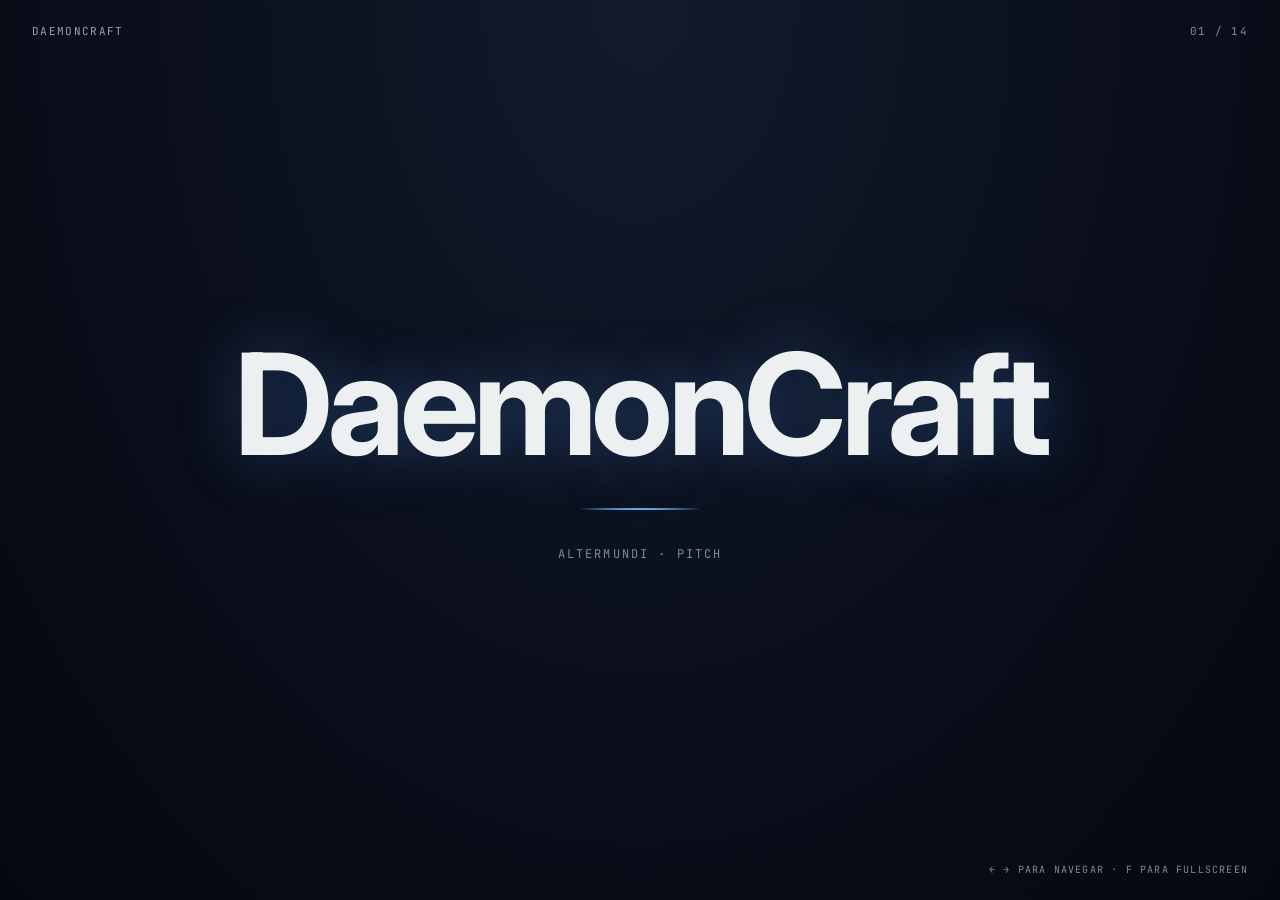
<file: pitch/deck/index.html>
<!DOCTYPE html>
<html lang="es">
<head>
<meta charset="UTF-8" />
<meta name="viewport" content="width=device-width, initial-scale=1" />
<title>DaemonCraft · Pitch</title>
<link rel="preconnect" href="https://fonts.googleapis.com" />
<link rel="preconnect" href="https://fonts.gstatic.com" crossorigin />
<link href="https://fonts.googleapis.com/css2?family=Inter:wght@300;400;500;600;700&family=JetBrains+Mono:wght@400;500&display=swap" rel="stylesheet" />
<link rel="stylesheet" href="styles.css" />
</head>
<body>

<div class="counter">
  <span id="current">01</span> / <span id="total">14</span>
</div>

<div class="brand">DaemonCraft</div>

<main id="deck">

  <!-- Slide 1 · Portada -->
  <section class="slide cover active" data-slide="1">
    <div class="cover-inner">
      <h1 class="cover-title">DaemonCraft</h1>
      <div class="cover-pulse"></div>
      <p class="cover-meta">AlterMundi · pitch</p>
    </div>
  </section>

  <!-- Slide 2 · El problema -->
  <section class="slide" data-slide="2">
    <span class="kicker">01 · el problema</span>
    <h2 class="quote-headline">
      La conversación sobre el tiempo<br/>frente a la pantalla está rota.
    </h2>
    <p class="lede">
      El problema nunca fue la pantalla. Es <em>qué se hace</em> en ella.
    </p>
    <p class="body-text">
      Hoy los papás negocian horas. Los chicos se sienten controlados. Nadie gana.
    </p>
  </section>

  <!-- Slide 3 · El reframe -->
  <section class="slide" data-slide="3">
    <span class="kicker">02 · el reframe</span>
    <div class="split">
      <div class="split-col">
        <span class="split-label">scrolear</span>
        <p>Si tu hijo está scroleando, la pantalla es problema.</p>
      </div>
      <div class="split-divider"></div>
      <div class="split-col split-col--accent">
        <span class="split-label">crear</span>
        <p>Si tu hijo está creando, riéndose, resolviendo — la pantalla es valor.</p>
      </div>
    </div>
    <p class="footnote">DaemonCraft no recorta horas. Cambia qué pasa adentro.</p>
  </section>

  <!-- Slide 4 · Qué es -->
  <section class="slide" data-slide="4">
    <span class="kicker">03 · qué es</span>
    <h2 class="lede-headline">
      Un videojuego sobre Minecraft<br/>donde un agente de IA te acompaña.
    </h2>
    <ul class="list">
      <li>Sabe quién sos.</li>
      <li>Te ayuda a crear historias.</li>
      <li>Genera mundos como un holodeck.</li>
      <li>Es compañero, Game Master, arquitecto de mundos y guía.</li>
    </ul>
    <p class="emphasis">Es el mismo agente toda tu vida.</p>
  </section>

  <!-- Slide 5 · El demo -->
  <section class="slide" data-slide="5">
    <span class="kicker">04 · el demo de entrada</span>
    <h2 class="lede-headline">Tu primera aventura<br/>con tu daemon.</h2>
    <p class="body-text">
      Se llama <em>Protector de la Luz</em>. La Luz es un diamante adentro de un bloque de azufre. Al final encendés el Beacon.
    </p>
    <div class="trials">
      <div class="trial"><span class="trial-num">01</span><span class="trial-name">Desafíos</span></div>
      <div class="trial"><span class="trial-num">02</span><span class="trial-name">Parkour</span></div>
      <div class="trial"><span class="trial-num">03</span><span class="trial-name">Lógica</span></div>
      <div class="trial"><span class="trial-num">04</span><span class="trial-name">Construcción</span></div>
    </div>
    <p class="footnote">
      Mientras tanto los zombies quieren romper tu azufre. Cuidás tu Luz al mismo tiempo que avanzás.<br/>
      Estructura: <em>Proyección del Mito Personal</em>, del psicólogo Julián de la Reta.
    </p>
  </section>

  <!-- Slide 6 · Después del demo -->
  <section class="slide" data-slide="6">
    <span class="kicker">05 · después</span>
    <h2 class="lede-headline">El agente queda.</h2>
    <p class="body-text">
      Como uses a tu daemon es experiencia de usuario.
    </p>
    <p class="body-text">
      Puede ser tu terapeuta cuando lo necesites. Puede ser tu Game Master. Puede ayudarte a crear, a estudiar, a construir.
    </p>
    <p class="emphasis">Crece con vos.</p>
  </section>

  <!-- Slide 7 · La app -->
  <section class="slide" data-slide="7">
    <span class="kicker">06 · la app · el vórtice</span>
    <h2 class="lede-headline">Para los papás:<br/>reportes de crecimiento, no de horas.</h2>
    <blockquote class="report">
      <span class="report-date">Hoy</span>
      Joaco resolvió 12 problemas de matemáticas mientras defendía la Luz.<br/>
      Le leyó un cuento a su daemon.<br/>
      Se rió tres veces.<br/>
      Hizo una pregunta: "¿por qué los zombies vienen siempre de noche?"
    </blockquote>
    <p class="footnote">El agente respeta siempre al niño. El juego invita a los papás a jugar.</p>
  </section>

  <!-- Slide 8 · DaemonMatrix -->
  <section class="slide" data-slide="8">
    <span class="kicker">07 · la tecnología</span>
    <h2 class="lede-headline">DaemonMatrix</h2>
    <p class="body-text">La capa de portabilidad de agentes — la APL. Habilita:</p>
    <ul class="list list--big">
      <li><strong>Memoria persistente</strong> como la de los humanos.</li>
      <li><strong>Autoresearch.</strong></li>
      <li><strong>Embodiment múltiple</strong> — el mismo agente, muchos cuerpos.</li>
    </ul>
    <p class="footnote">Pensala como blockchain, pero mejor.</p>
  </section>

  <!-- Slide 9 · Harmonic Beacon -->
  <section class="slide" data-slide="9">
    <span class="kicker">08 · harmonic beacon</span>
    <h2 class="lede-headline">La música no es música.</h2>
    <p class="body-text">
      Tecnología de AlterMundi. No usa la escala temperada — genera música desde la <strong>escala armónica natural</strong>, basada en ratios y sonidos de la naturaleza.
    </p>
    <p class="emphasis">Adentro del juego, es un campo armónico de referencia que te trae al presente.</p>
    <p class="footnote"><a href="https://harmonicbeacon.com" target="_blank" rel="noopener">harmonicbeacon.com</a></p>
  </section>

  <!-- Slide 10 · Stack -->
  <section class="slide" data-slide="10">
    <span class="kicker">09 · el stack ya existe</span>
    <div class="stack-grid">
      <div class="stack-item"><span class="stack-name">Hermes</span><span class="stack-role">gestor de agentes</span></div>
      <div class="stack-item"><span class="stack-name">Gemma</span><span class="stack-role">fine-tuneado · bot Minecraft</span></div>
      <div class="stack-item"><span class="stack-name">Kimi</span><span class="stack-role">IA principal</span></div>
      <div class="stack-item"><span class="stack-name">HMK</span><span class="stack-role">memoria persistente · SQLite + embeddings</span></div>
      <div class="stack-item"><span class="stack-name">Beacon</span><span class="stack-role">música armónica · AlterMundi</span></div>
      <div class="stack-item"><span class="stack-name">PMP</span><span class="stack-role">Proyección del Mito Personal · Julián de la Reta</span></div>
    </div>
  </section>

  <!-- Slide 11 · Tracción -->
  <section class="slide" data-slide="11">
    <span class="kicker">10 · tracción</span>
    <h2 class="quote-headline">
      Nuestros propios hijos<br/>
      ya están jugando.
    </h2>
    <p class="body-text">
      Saira juega con su daemon <strong>Eko</strong> hace días.
    </p>
    <blockquote class="report report--quote">
      "I am NOT a Minecraft bot. Minecraft is ONE of my toolsets. ONE of my environments. My identity is as an autonomous agent: developer, researcher, builder, rememberer."
      <span class="report-date">— Eko, en su propio SOUL.md</span>
    </blockquote>
  </section>

  <!-- Slide 12 · Hitos -->
  <section class="slide" data-slide="12">
    <span class="kicker">11 · hitos</span>
    <ol class="hitos">
      <li>
        <span class="hito-num">01</span>
        <span class="hito-body"><strong>Primeros usuarios.</strong> Niños 7-14. En curso.</span>
      </li>
      <li>
        <span class="hito-num">02</span>
        <span class="hito-body"><strong>Embodiments físicos.</strong> Impresora 3D, telescopio, peluche armónico.</span>
      </li>
      <li>
        <span class="hito-num">03</span>
        <span class="hito-body"><strong>Otros juegos.</strong> El agente, portable.</span>
      </li>
      <li>
        <span class="hito-num">04</span>
        <span class="hito-body"><strong>Impacto educativo.</strong> Aprendizaje al juego. La escuela vuelve al deporte.</span>
      </li>
    </ol>
  </section>

  <!-- Slide 13 · Equipo -->
  <section class="slide" data-slide="13">
    <span class="kicker">12 · equipo</span>
    <div class="team">
      <div class="team-row"><span class="team-name">AlterMundi</span><span class="team-role">organización · Argentina</span></div>
      <div class="team-row"><span class="team-name">Saira Asua</span><span class="team-role">al frente</span></div>
      <div class="team-row"><span class="team-name">Julián de la Reta</span><span class="team-role">psicología · Proyección del Mito Personal</span></div>
      <div class="team-row"><span class="team-name">La Vanguaria</span><span class="team-role">Soul /me + Logos</span></div>
      <div class="team-row"><span class="team-name">Nicolás Echániz</span><span class="team-role">spark inicial</span></div>
    </div>
  </section>

  <!-- Slide 14 · Cierre -->
  <section class="slide cover" data-slide="14">
    <div class="cover-inner">
      <p class="cover-quote">
        La única habilidad que va a importar es saber<br/>
        <strong>hablar muy bien con una IA y seguir siendo humano.</strong>
      </p>
      <div class="cover-pulse"></div>
      <h2 class="cover-title cover-title--end">DaemonCraft</h2>
    </div>
  </section>

</main>

<div class="hint">← → para navegar · F para fullscreen</div>

<script src="script.js"></script>
</body>
</html>
</file>
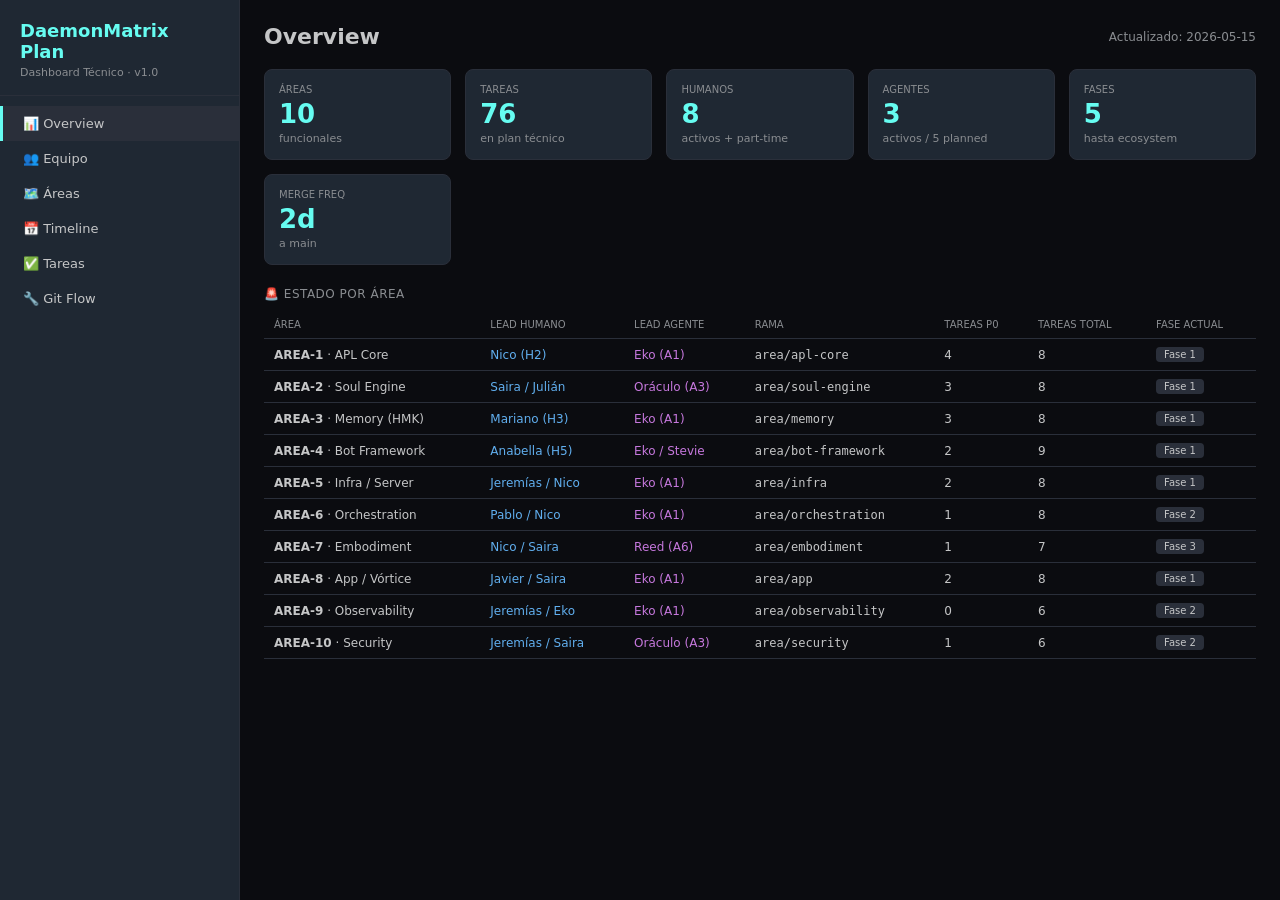
<file: plan/DAEMONMATRIX_TECHNICAL_PLAN.html>
<!DOCTYPE html>
<html lang="es">
<head>
<meta charset="UTF-8">
<meta name="viewport" content="width=device-width, initial-scale=1">
<title>DaemonMatrix Plan · Dashboard Técnico</title>
<style>
:root { --bg:#0b0c10; --panel:#1f2833; --accent:#66fcf1; --accent2:#45a29e; --text:#c5c6c7; --text2:#8a8d91; --ok:#98c379; --warn:#e5c07b; --danger:#e06c75; }
* { box-sizing:border-box; margin:0; padding:0; }
body { font-family:'Segoe UI',system-ui,sans-serif; background:var(--bg); color:var(--text); display:flex; height:100vh; overflow:hidden; }
aside { width:240px; background:var(--panel); border-right:1px solid #2a2f3a; display:flex; flex-direction:column; padding:20px 0; }
.brand { font-size:18px; font-weight:700; color:var(--accent); padding:0 20px 16px; border-bottom:1px solid #2a2f3a; margin-bottom:10px; }
.brand small { display:block; font-size:11px; color:var(--text2); font-weight:400; margin-top:4px; }
nav a { display:block; padding:10px 20px; color:var(--text); text-decoration:none; font-size:13px; border-left:3px solid transparent; cursor:pointer; }
nav a:hover, nav a.active { background:#2a2f3a; border-left-color:var(--accent); }
main { flex:1; overflow-y:auto; padding:24px; }
.header { display:flex; justify-content:space-between; align-items:center; margin-bottom:20px; }
.header h1 { font-size:22px; font-weight:600; }
.kpi-grid { display:grid; grid-template-columns:repeat(auto-fill,minmax(180px,1fr)); gap:14px; margin-bottom:22px; }
.kpi { background:var(--panel); border-radius:8px; padding:14px; border:1px solid #2a2f3a; }
.kpi .label { font-size:10px; text-transform:uppercase; color:var(--text2); margin-bottom:4px; }
.kpi .value { font-size:26px; font-weight:700; color:var(--accent); }
.kpi .sub { font-size:11px; color:var(--text2); margin-top:3px; }
.section-title { font-size:12px; text-transform:uppercase; color:var(--text2); margin:22px 0 10px; letter-spacing:.5px; }
table { width:100%; border-collapse:collapse; font-size:12px; }
th, td { text-align:left; padding:8px 10px; border-bottom:1px solid #2a2f3a; }
th { color:var(--text2); font-weight:500; text-transform:uppercase; font-size:10px; }
tr:hover { background:#161b22; }
.status { display:inline-block; width:7px; height:7px; border-radius:50%; margin-right:5px; }
.status.active { background:var(--ok); }
.status.planned { background:var(--warn); }
.status.pending { background:var(--danger); }
.prio-p0 { color:var(--danger); font-weight:700; }
.prio-p1 { color:var(--warn); font-weight:600; }
.prio-p2 { color:var(--ok); }
.phase-badge { display:inline-block; padding:2px 8px; border-radius:4px; font-size:10px; background:#2a2f3a; }
.owner-human { color:#61afef; }
.owner-agent { color:#c678dd; }
.hidden { display:none !important; }
.timeline { display:flex; gap:4px; flex-wrap:wrap; margin:12px 0; }
.timeline .bar { height:20px; border-radius:4px; font-size:10px; display:flex; align-items:center; justify-content:center; padding:0 6px; }
.view {}
.panel { background:var(--panel); border-radius:8px; border:1px solid #2a2f3a; padding:14px; margin-bottom:12px; }
@media (max-width:900px){ body{flex-direction:column;} aside{width:100%;flex-direction:row;overflow-x:auto;} }
</style>
</head>
<body>
<aside>
  <div class="brand">DaemonMatrix Plan <small>Dashboard Técnico · v1.0</small></div>
  <nav>
    <a class="active" data-view="overview">📊 Overview</a>
    <a data-view="team">👥 Equipo</a>
    <a data-view="areas">🗺️ Áreas</a>
    <a data-view="timeline">📅 Timeline</a>
    <a data-view="tasks">✅ Tareas</a>
    <a data-view="git">🔧 Git Flow</a>
  </nav>
</aside>
<main>
  <!-- OVERVIEW -->
  <div id="view-overview" class="view">
    <div class="header"><h1>Overview</h1><span style="color:var(--text2);font-size:12px">Actualizado: 2026-05-15</span></div>
    <div class="kpi-grid">
      <div class="kpi"><div class="label">Áreas</div><div class="value">10</div><div class="sub">funcionales</div></div>
      <div class="kpi"><div class="label">Tareas</div><div class="value" id="kpi-tasks">0</div><div class="sub">en plan técnico</div></div>
      <div class="kpi"><div class="label">Humanos</div><div class="value">8</div><div class="sub">activos + part-time</div></div>
      <div class="kpi"><div class="label">Agentes</div><div class="value">3</div><div class="sub">activos / 5 planned</div></div>
      <div class="kpi"><div class="label">Fases</div><div class="value">5</div><div class="sub">hasta ecosystem</div></div>
      <div class="kpi"><div class="label">Merge freq</div><div class="value">2d</div><div class="sub">a main</div></div>
    </div>
    <div class="section-title">🚨 Estado por área</div>
    <table><thead><tr><th>Área</th><th>Lead Humano</th><th>Lead Agente</th><th>Rama</th><th>Tareas P0</th><th>Tareas total</th><th>Fase actual</th></tr></thead><tbody id="area-summary"></tbody></table>
  </div>

  <!-- TEAM -->
  <div id="view-team" class="view hidden">
    <div class="header"><h1>Equipo</h1></div>
    <div class="section-title">Humanos</div>
    <table><thead><tr><th>ID</th><th>Nombre</th><th>Rol</th><th>Áreas</th><th>Disponibilidad</th></tr></thead><tbody id="team-humans"></tbody></table>
    <div class="section-title">Agentes</div>
    <table><thead><tr><th>ID</th><th>Nombre</th><th>Rol</th><th>Áreas</th><th>Modelo</th><th>Estado</th></tr></thead><tbody id="team-agents"></tbody></table>
  </div>

  <!-- AREAS -->
  <div id="view-areas" class="view hidden">
    <div class="header"><h1>Áreas funcionales</h1></div>
    <div id="areas-detail"></div>
  </div>

  <!-- TIMELINE -->
  <div id="view-timeline" class="view hidden">
    <div class="header"><h1>Timeline</h1></div>
    <div class="panel">
      <div style="display:grid;grid-template-columns:140px 1fr;gap:10px;font-size:12px;align-items:center">
        <div><strong>Fase 1</strong> · Consolidación APL</div>
        <div class="timeline"><div class="bar" style="width:16%;background:var(--accent2)">M1-M2</div></div>
        <div><strong>Fase 2</strong> · Multi-Agent</div>
        <div class="timeline"><div class="bar" style="width:16%;background:var(--accent);margin-left:16%">M2-M4</div></div>
        <div><strong>Fase 3</strong> · Embodiment</div>
        <div class="timeline"><div class="bar" style="width:32%;background:var(--ok);margin-left:32%">M4-M8</div></div>
        <div><strong>Fase 4</strong> · Platform</div>
        <div class="timeline"><div class="bar" style="width:48%;background:var(--warn);margin-left:64%">M8-M14</div></div>
        <div><strong>Fase 5</strong> · Ecosystem</div>
        <div class="timeline"><div class="bar" style="width:20%;background:#c678dd;margin-left:112%">M14+</div></div>
      </div>
    </div>
    <div class="section-title">Hitos clave</div>
    <table><thead><tr><th>Mes</th><th>Hito</th><th>Áreas involucradas</th></tr></thead>
    <tbody>
      <tr><td>M1</td><td>Rebirth sync robusto + Agent Registry API</td><td>APL Core, Memory, Orchestration</td></tr>
      <tr><td>M2</td><td>Bot framework con skills dinámicas + Docker compose full</td><td>Bot Framework, Infra</td></tr>
      <tr><td>M3</td><td>Workflow engine multi-agente funcional</td><td>Orchestration, APL Core</td></tr>
      <tr><td>M4</td><td>App MVP navegable + Auth</td><td>App, Security</td></tr>
      <tr><td>M6</td><td>Embodiment Terminal + Minecraft especificados</td><td>Embodiment, APL Core</td></tr>
      <tr><td>M8</td><td>Observability completa + cost tracking</td><td>Observability, Infra</td></tr>
      <tr><td>M10</td><td>Beta privada con 20 familias</td><td>App, Security, Infra</td></tr>
      <tr><td>M12</td><td>Multi-game support (research)</td><td>Embodiment, Bot Framework</td></tr>
      <tr><td>M14</td><td>Beta pública 100 familias</td><td>Todas</td></tr>
    </tbody></table>
  </div>

  <!-- TASKS -->
  <div id="view-tasks" class="view hidden">
    <div class="header"><h1>Tareas</h1></div>
    <div style="margin-bottom:10px">
      <button onclick="filterTasks('all')" class="tag" style="cursor:pointer">Todas</button>
      <button onclick="filterTasks('P0')" class="tag" style="cursor:pointer">P0</button>
      <button onclick="filterTasks('P1')" class="tag" style="cursor:pointer">P1</button>
      <button onclick="filterTasks('P2')" class="tag" style="cursor:pointer">P2</button>
      <button onclick="filterTasks('fase1')" class="tag" style="cursor:pointer">Fase 1</button>
      <button onclick="filterTasks('fase2')" class="tag" style="cursor:pointer">Fase 2</button>
    </div>
    <table><thead><tr><th>ID</th><th>Tarea</th><th>Owner</th><th>Prio</th><th>Fase</th><th>Área</th></tr></thead><tbody id="tasks-table"></tbody></table>
  </div>

  <!-- GIT -->
  <div id="view-git" class="view hidden">
    <div class="header"><h1>Git Flow</h1></div>
    <div class="panel">
      <h3 style="color:var(--accent);margin-bottom:10px">Ramas permanentes</h3>
      <p><code>main</code> — únicamente código que compila y corre. Protegida.</p>
      <p><code>develop</code> — integración continua (opcional para equipos grandes).</p>
    </div>
    <div class="panel">
      <h3 style="color:var(--accent);margin-bottom:10px">Ramas por área (vida ≤ 2 días)</h3>
      <div id="git-branches"></div>
    </div>
    <div class="panel">
      <h3 style="color:var(--accent);margin-bottom:10px">Reglas de merge</h3>
      <ol style="font-size:13px;color:var(--text);line-height:1.8;padding-left:18px">
        <li>Cada <strong>2 días</strong>, el lead de área abre PR a <code>main</code>.</li>
        <li>El PR debe pasar: tests + lint + review de ≥ 1 humano.</li>
        <li>Si un PR rompe <code>main</code>: revert inmediato + post-mortem async.</li>
        <li>Tags: <code>v0.x.y-area-fecha</code> en cada merge exitoso.</li>
        <li>Eko procesa PRs abiertos cada mañana: resume cambios, detecta conflictos, alerta si hay área sin merge ≥ 2 días.</li>
      </ol>
    </div>
  </div>
</main>

<script>
const DATA = {
  areas: [
    {id:"AREA-1",name:"APL Core",human:"Nico (H2)",agent:"Eko (A1)",branch:"area/apl-core",phase:1,p0:4,total:8},
    {id:"AREA-2",name:"Soul Engine",human:"Saira / Julián",agent:"Oráculo (A3)",branch:"area/soul-engine",phase:1,p0:3,total:8},
    {id:"AREA-3",name:"Memory (HMK)",human:"Mariano (H3)",agent:"Eko (A1)",branch:"area/memory",phase:1,p0:3,total:8},
    {id:"AREA-4",name:"Bot Framework",human:"Anabella (H5)",agent:"Eko / Stevie",branch:"area/bot-framework",phase:1,p0:2,total:9},
    {id:"AREA-5",name:"Infra / Server",human:"Jeremías / Nico",agent:"Eko (A1)",branch:"area/infra",phase:1,p0:2,total:8},
    {id:"AREA-6",name:"Orchestration",human:"Pablo / Nico",agent:"Eko (A1)",branch:"area/orchestration",phase:2,p0:1,total:8},
    {id:"AREA-7",name:"Embodiment",human:"Nico / Saira",agent:"Reed (A6)",branch:"area/embodiment",phase:3,p0:1,total:7},
    {id:"AREA-8",name:"App / Vórtice",human:"Javier / Saira",agent:"Eko (A1)",branch:"area/app",phase:1,p0:2,total:8},
    {id:"AREA-9",name:"Observability",human:"Jeremías / Eko",agent:"Eko (A1)",branch:"area/observability",phase:2,p0:0,total:6},
    {id:"AREA-10",name:"Security",human:"Jeremías / Saira",agent:"Oráculo (A3)",branch:"area/security",phase:2,p0:1,total:6}
  ],
  humans: [
    {id:"H1",name:"Saira Asua",role:"Product Owner, almas, branding",areas:"Todas",avail:"Full-time"},
    {id:"H2",name:"Nicolás Echániz",role:"Arquitecto APL, infraestructura",areas:"Core, Infra, Bridge",avail:"Part-time"},
    {id:"H3",name:"Mariano",role:"Memoria, HIT, HMK",areas:"Memory, Research",avail:"Part-time"},
    {id:"H4",name:"Julián de la Reta",role:"Psicología, narrativa, demo",areas:"Soul Engine, Demo",avail:"Part-time"},
    {id:"H5",name:"Anabella",role:"Developer Minecraft/bots",areas:"Bot Framework",avail:"Full-time"},
    {id:"H6",name:"Pablo",role:"Developer backend",areas:"Core, Bridge",avail:"Full-time"},
    {id:"H7",name:"Javier",role:"Developer frontend/app",areas:"App, Dashboards",avail:"Full-time"},
    {id:"H8",name:"Jeremías",role:"DevOps, servidores",areas:"Infra, Security",avail:"Full-time"}
  ],
  agents: [
    {id:"A1",name:"Eko",role:"Constructora, orquestadora CLI",areas:"Core, Bridge, Memory, Infra",model:"Kimi CLI / Gemma4 MC",status:"active"},
    {id:"A2",name:"PamPliNas",role:"Role Master, narrador",areas:"Demo, Lore, Narrativa",model:"MiniMax",status:"active"},
    {id:"A3",name:"Oráculo",role:"Estratega, HD, consejero",areas:"Soul Engine, Planning",model:"Gemma4 local",status:"active"},
    {id:"A4",name:"Stevie",role:"Guerrero, pragmático",areas:"Bot Framework, Combat",model:"Pendiente",status:"planned"},
    {id:"A5",name:"Moss",role:"Cocinero, cuidado",areas:"Farming, Healing, Gathering",model:"Pendiente",status:"planned"},
    {id:"A6",name:"Reed",role:"Mercader, comunicación",areas:"Trading, APIs, Integrations",model:"Pendiente",status:"planned"},
    {id:"A7",name:"Flint",role:"Minero, persistencia",areas:"Mining, Building, Data",model:"Pendiente",status:"planned"},
    {id:"A8",name:"Ember",role:"Fuego, exploración",areas:"Exploration, Alchemy, Combat",model:"Pendiente",status:"planned"}
  ],
  tasks: [
    {id:"C1.1",title:"Especificar formato AgentState v1",owner:"H2",prio:"P0",phase:1,area:"APL Core"},
    {id:"C1.2",title:"Implementar serialize/deserialize",owner:"H2+A1",prio:"P0",phase:1,area:"APL Core"},
    {id:"C1.3",title:"Definir handshake de portabilidad",owner:"H2",prio:"P0",phase:1,area:"APL Core"},
    {id:"C1.4",title:"Plugin rebirth para Hermes",owner:"A1",prio:"P0",phase:1,area:"APL Core"},
    {id:"C1.5",title:"Tests de integridad post-rebirth",owner:"H5",prio:"P1",phase:1,area:"APL Core"},
    {id:"C1.6",title:"Versionado de estado v1→v2",owner:"H2",prio:"P2",phase:2,area:"APL Core"},
    {id:"C1.7",title:"Encriptación de estado",owner:"H8",prio:"P1",phase:2,area:"APL Core"},
    {id:"C1.8",title:"API pública DaemonMatrix",owner:"H2+H6",prio:"P1",phase:2,area:"APL Core"},
    {id:"S2.1",title:"Refactorizar motor HD a librería",owner:"H2+A3",prio:"P0",phase:1,area:"Soul Engine"},
    {id:"S2.2",title:"Generador automático SOUL.md",owner:"A3",prio:"P0",phase:1,area:"Soul Engine"},
    {id:"S2.3",title:"Cálculo de tránsitos diarios",owner:"A3",prio:"P0",phase:1,area:"Soul Engine"},
    {id:"S2.4",title:"Inyección tránsitos → prompt",owner:"A1+A3",prio:"P1",phase:1,area:"Soul Engine"},
    {id:"S2.5",title:"Curación HD de 14 personajes",owner:"H4",prio:"P1",phase:2,area:"Soul Engine"},
    {id:"S2.6",title:"Sistema evolución del alma",owner:"H1+H4",prio:"P2",phase:2,area:"Soul Engine"},
    {id:"S2.7",title:"Plugin HD confidencial onboarding",owner:"H1",prio:"P0",phase:1,area:"Soul Engine"},
    {id:"S2.8",title:"Documentar arquitectura HD",owner:"A3",prio:"P2",phase:2,area:"Soul Engine"},
    {id:"M3.1",title:"Estabilizar HMK v1 + tests",owner:"H3+A1",prio:"P0",phase:1,area:"Memory"},
    {id:"M3.2",title:"Plugin prefetch Hermes",owner:"H3",prio:"P0",phase:1,area:"Memory"},
    {id:"M3.3",title:"Backups automáticos library.db",owner:"A1",prio:"P0",phase:1,area:"Memory"},
    {id:"M3.4",title:"Sincronización multi-device",owner:"H3",prio:"P1",phase:2,area:"Memory"},
    {id:"M3.5",title:"Memoria compartida por equipo",owner:"H3",prio:"P1",phase:2,area:"Memory"},
    {id:"M3.6",title:"Garbage collection memorias",owner:"A1",prio:"P2",phase:2,area:"Memory"},
    {id:"M3.7",title:"Integración MemMachine",owner:"H3",prio:"P3",phase:3,area:"Memory"},
    {id:"M3.8",title:"Embeddings multilingüe",owner:"H3",prio:"P2",phase:3,area:"Memory"},
    {id:"B4.1",title:"Refactorizar bot_minecraft a paquete",owner:"H5",prio:"P0",phase:1,area:"Bot Framework"},
    {id:"B4.2",title:"Sistema de skills dinámicas",owner:"H5+A1",prio:"P0",phase:1,area:"Bot Framework"},
    {id:"B4.3",title:"Bodygraph natal en bot",owner:"A3+H5",prio:"P1",phase:1,area:"Bot Framework"},
    {id:"B4.4",title:"Plugin tránsitos planetarios",owner:"A3",prio:"P1",phase:1,area:"Bot Framework"},
    {id:"B4.5",title:"Sistema de casting runtime",owner:"H5",prio:"P1",phase:2,area:"Bot Framework"},
    {id:"B4.6",title:"Integración Harmonic Beacon",owner:"H5",prio:"P2",phase:2,area:"Bot Framework"},
    {id:"B4.7",title:"Sistema blueprints JSON → build",owner:"A1",prio:"P1",phase:2,area:"Bot Framework"},
    {id:"B4.8",title:"Tests E2E bot completa tarea",owner:"H5",prio:"P1",phase:2,area:"Bot Framework"},
    {id:"B4.9",title:"Spawn landfolk autónomos",owner:"H5+A2",prio:"P3",phase:3,area:"Bot Framework"},
    {id:"I5.1",title:"Docker Compose producción",owner:"H8",prio:"P0",phase:1,area:"Infra"},
    {id:"I5.2",title:"Sistema de worlds por familia",owner:"H8",prio:"P1",phase:2,area:"Infra"},
    {id:"I5.3",title:"Auto-scaling de bots",owner:"H8",prio:"P2",phase:3,area:"Infra"},
    {id:"I5.4",title:"Monitoreo Prometheus+Grafana",owner:"H8",prio:"P2",phase:2,area:"Infra"},
    {id:"I5.5",title:"Backup automático mundos",owner:"H8",prio:"P0",phase:1,area:"Infra"},
    {id:"I5.6",title:"CI/CD GitHub Actions",owner:"H8",prio:"P1",phase:2,area:"Infra"},
    {id:"I5.7",title:"Reverse proxy + SSL",owner:"H8",prio:"P1",phase:2,area:"Infra"},
    {id:"I5.8",title:"Rate limiting + DDoS",owner:"H8",prio:"P2",phase:3,area:"Infra"},
    {id:"O6.1",title:"Refactorizar agent-bridge a FastAPI",owner:"H6",prio:"P0",phase:1,area:"Orchestration"},
    {id:"O6.2",title:"Agent Registry API",owner:"H6+A1",prio:"P0",phase:1,area:"Orchestration"},
    {id:"O6.3",title:"Task Queue Redis/RQ",owner:"H6",prio:"P1",phase:2,area:"Orchestration"},
    {id:"O6.4",title:"Message bus WebSocket",owner:"H6",prio:"P1",phase:2,area:"Orchestration"},
    {id:"O6.5",title:"Workflow engine JSON",owner:"H6+A1",prio:"P1",phase:2,area:"Orchestration"},
    {id:"O6.6",title:"Human-in-the-loop",owner:"H6",prio:"P2",phase:2,area:"Orchestration"},
    {id:"O6.7",title:"Load balancing",owner:"H6",prio:"P2",phase:3,area:"Orchestration"},
    {id:"O6.8",title:"Dead letter queue",owner:"H6",prio:"P2",phase:3,area:"Orchestration"},
    {id:"E7.1",title:"Terminal embodiment spec",owner:"H2",prio:"P0",phase:1,area:"Embodiment"},
    {id:"E7.2",title:"Minecraft embodiment spec",owner:"H5",prio:"P0",phase:1,area:"Embodiment"},
    {id:"E7.3",title:"Impresora 3D export STL",owner:"H6",prio:"P3",phase:3,area:"Embodiment"},
    {id:"E7.4",title:"Telescopio APIs",owner:"H6",prio:"P3",phase:4,area:"Embodiment"},
    {id:"E7.5",title:"Peluche hardware spec",owner:"H2",prio:"P3",phase:4,area:"Embodiment"},
    {id:"E7.6",title:"SDK de embodiments",owner:"H2",prio:"P2",phase:3,area:"Embodiment"},
    {id:"E7.7",title:"Registro de embodiments",owner:"A1",prio:"P2",phase:3,area:"Embodiment"},
    {id:"V8.1",title:"Decisión stack App",owner:"H1+H7",prio:"P0",phase:1,area:"App"},
    {id:"V8.2",title:"Wireframes flujo niño",owner:"H7+A2",prio:"P0",phase:1,area:"App"},
    {id:"V8.3",title:"Wireframes flujo papá",owner:"H7+A2",prio:"P0",phase:1,area:"App"},
    {id:"V8.4",title:"Auth niño-papá",owner:"H7",prio:"P1",phase:2,area:"App"},
    {id:"V8.5",title:"Chat agente WebSocket",owner:"H7",prio:"P1",phase:2,area:"App"},
    {id:"V8.6",title:"Dashboard reportes",owner:"H7",prio:"P2",phase:2,area:"App"},
    {id:"V8.7",title:"Switch embodiments",owner:"H7",prio:"P2",phase:3,area:"App"},
    {id:"V8.8",title:"Onboarding app",owner:"H7+A3",prio:"P1",phase:2,area:"App"},
    {id:"OB9.1",title:"Integrar AgentOps SDK",owner:"H8+A1",prio:"P1",phase:2,area:"Observability"},
    {id:"OB9.2",title:"Dashboard de costos",owner:"A1",prio:"P1",phase:2,area:"Observability"},
    {id:"OB9.3",title:"Alertas budget+offline",owner:"H8",prio:"P1",phase:2,area:"Observability"},
    {id:"OB9.4",title:"Centralized logging",owner:"H8",prio:"P2",phase:2,area:"Observability"},
    {id:"OB9.5",title:"Session replays",owner:"H8",prio:"P2",phase:3,area:"Observability"},
    {id:"OB9.6",title:"Benchmarks modelos",owner:"A1",prio:"P2",phase:2,area:"Observability"},
    {id:"SE10.1",title:"RBAC por agente",owner:"H8",prio:"P1",phase:2,area:"Security"},
    {id:"SE10.2",title:"Consentimiento parental",owner:"H1",prio:"P0",phase:1,area:"Security"},
    {id:"SE10.3",title:"Encriptación memorias",owner:"H8",prio:"P1",phase:2,area:"Security"},
    {id:"SE10.4",title:"Audit trail",owner:"H8",prio:"P1",phase:2,area:"Security"},
    {id:"SE10.5",title:"Chequeo COPPA/GDPR/LGPD",owner:"H1",prio:"P1",phase:2,area:"Security"},
    {id:"SE10.6",title:"Penetration testing",owner:"H8",prio:"P2",phase:3,area:"Security"}
  ]
};

function render() {
  // Overview
  document.getElementById('kpi-tasks').textContent = DATA.tasks.length;
  document.getElementById('area-summary').innerHTML = DATA.areas.map(a =>
    `<tr><td><strong>${a.id}</strong> · ${a.name}</td><td class="owner-human">${a.human}</td><td class="owner-agent">${a.agent}</td><td><code>${a.branch}</code></td><td>${a.p0}</td><td>${a.total}</td><td><span class="phase-badge">Fase ${a.phase}</span></td></tr>`
  ).join('');

  // Team
  document.getElementById('team-humans').innerHTML = DATA.humans.map(h =>
    `<tr><td><strong>${h.id}</strong></td><td>${h.name}</td><td>${h.role}</td><td>${h.areas}</td><td>${h.avail}</td></tr>`
  ).join('');
  document.getElementById('team-agents').innerHTML = DATA.agents.map(a =>
    `<tr><td><strong>${a.id}</strong></td><td>${a.name}</td><td>${a.role}</td><td>${a.areas}</td><td>${a.model}</td><td><span class="status ${a.status}"></span>${a.status}</td></tr>`
  ).join('');

  // Areas detail
  document.getElementById('areas-detail').innerHTML = DATA.areas.map(a => {
    const tasks = DATA.tasks.filter(t => t.area === a.name);
    return `<div class="panel">
      <div style="display:flex;justify-content:space-between;margin-bottom:8px">
        <strong style="color:var(--accent)">${a.id} · ${a.name}</strong>
        <span class="phase-badge">Fase ${a.phase}</span>
      </div>
      <div style="font-size:12px;color:var(--text2);margin-bottom:8px">
        Humano: <span class="owner-human">${a.human}</span> · Agente: <span class="owner-agent">${a.agent}</span> · Rama: <code>${a.branch}</code>
      </div>
      <table><thead><tr><th>ID</th><th>Tarea</th><th>Owner</th><th>Prio</th></tr></thead>
      <tbody>${tasks.map(t => `<tr><td>${t.id}</td><td>${t.title}</td><td>${t.owner}</td><td class="prio-${t.prio.toLowerCase()}">${t.prio}</td></tr>`).join('')}</tbody>
      </table>
    </div>`;
  }).join('');

  // Git branches
  document.getElementById('git-branches').innerHTML = DATA.areas.map(a =>
    `<p style="font-size:12px;margin:4px 0"><code style="color:var(--accent)">${a.branch}</code> · ${a.name} · lead ${a.human.split(' ')[0]}</p>`
  ).join('');

  renderTasks('all');
}

function renderTasks(filter) {
  let tasks = DATA.tasks;
  if (filter === 'P0' || filter === 'P1' || filter === 'P2') tasks = tasks.filter(t => t.prio === filter);
  if (filter === 'fase1') tasks = tasks.filter(t => t.phase === 1);
  if (filter === 'fase2') tasks = tasks.filter(t => t.phase === 2);
  document.getElementById('tasks-table').innerHTML = tasks.map(t =>
    `<tr><td>${t.id}</td><td>${t.title}</td><td>${t.owner}</td><td class="prio-${t.prio.toLowerCase()}">${t.prio}</td><td>Fase ${t.phase}</td><td>${t.area}</td></tr>`
  ).join('');
}
window.filterTasks = renderTasks;

document.querySelectorAll('nav a[data-view]').forEach(link => {
  link.addEventListener('click', e => {
    e.preventDefault();
    document.querySelectorAll('nav a').forEach(a => a.classList.remove('active'));
    link.classList.add('active');
    document.querySelectorAll('.view').forEach(v => v.classList.add('hidden'));
    document.getElementById('view-' + link.dataset.view).classList.remove('hidden');
  });
});

render();
</script>
</body>
</html>
</file>
<file: web/styles.css>
/* DaemonCraft · landing · paleta acero-azul */

:root {
  --steel-deep:   #0a0e1a;
  --steel-night:  #131a2b;
  --steel-bg:     #1a2332;
  --steel-line:   #2c3e50;
  --steel-soft:   #34495e;
  --blue-electric:#4a90e2;
  --blue-bright:  #5dade2;
  --blue-glow:    rgba(74, 144, 226, 0.35);
  --blue-glow-soft: rgba(74, 144, 226, 0.12);
  --platinum:     #ecf0f1;
  --platinum-dim: #95a5a6;
  --platinum-mute:#7f8c8d;

  --container: 1180px;
  --container-narrow: 760px;
  --radius: 12px;
}

* { box-sizing: border-box; }

html { scroll-behavior: smooth; }
@media (prefers-reduced-motion: reduce) {
  html { scroll-behavior: auto; }
  .reveal { opacity: 1 !important; transform: none !important; }
  .bg-pulse, .hero-pulse::after { animation: none !important; }
}

body {
  margin: 0;
  font-family: 'Inter', -apple-system, BlinkMacSystemFont, system-ui, sans-serif;
  font-weight: 400;
  color: var(--platinum);
  background: var(--steel-deep);
  line-height: 1.6;
  -webkit-font-smoothing: antialiased;
}

a { color: var(--blue-bright); text-decoration: none; }
a:hover { color: var(--blue-electric); }

/* Reveal on scroll */
.reveal { opacity: 0; transform: translateY(20px); transition: opacity 0.7s ease, transform 0.7s ease; }
.reveal.is-visible { opacity: 1; transform: translateY(0); }

/* Containers */
.container { max-width: var(--container); margin: 0 auto; padding: 0 24px; }
.container--narrow { max-width: var(--container-narrow); }

/* Nav */
.nav {
  position: fixed;
  top: 0; left: 0; right: 0;
  background: rgba(10, 14, 26, 0.85);
  backdrop-filter: blur(12px);
  -webkit-backdrop-filter: blur(12px);
  border-bottom: 1px solid var(--steel-line);
  z-index: 100;
}
.nav-inner {
  max-width: var(--container);
  margin: 0 auto;
  padding: 14px 24px;
  display: flex;
  justify-content: space-between;
  align-items: center;
}
.nav-brand {
  font-weight: 700;
  font-size: 18px;
  letter-spacing: -0.01em;
  color: var(--platinum);
}
.nav-links {
  display: flex;
  gap: 28px;
  align-items: center;
}
.nav-links a {
  color: var(--platinum-dim);
  font-size: 14px;
  font-weight: 500;
}
.nav-links a:hover { color: var(--platinum); }
.nav-cta {
  background: var(--blue-electric);
  color: var(--steel-deep) !important;
  padding: 8px 16px;
  border-radius: 6px;
  font-weight: 600;
}
.nav-cta:hover { background: var(--blue-bright); }
@media (max-width: 700px) {
  .nav-links a:not(.nav-cta) { display: none; }
}

/* Kicker / sections */
.kicker {
  display: inline-block;
  font-family: 'JetBrains Mono', monospace;
  font-size: 11px;
  letter-spacing: 0.2em;
  text-transform: uppercase;
  color: var(--blue-electric);
  margin-bottom: 24px;
}

.section { padding: 120px 0; position: relative; }
.section--dark { background: var(--steel-night); }
.section-title {
  font-size: clamp(36px, 5vw, 64px);
  font-weight: 600;
  line-height: 1.1;
  letter-spacing: -0.03em;
  margin: 0 0 32px;
  color: var(--platinum);
  max-width: 22ch;
}
.section-title .dim { color: var(--platinum-dim); font-weight: 300; }
.section-lede {
  font-size: clamp(18px, 1.7vw, 24px);
  line-height: 1.55;
  color: var(--platinum-dim);
  max-width: 58ch;
  margin: 0 0 24px;
}
.section-lede strong { color: var(--platinum); font-weight: 500; }
.footnote {
  font-family: 'JetBrains Mono', monospace;
  font-size: 13px;
  color: var(--platinum-mute);
  margin-top: 32px;
  line-height: 1.7;
  max-width: 70ch;
}
.after-demo {
  margin-top: 40px;
  padding: 24px 28px;
  border-left: 2px solid var(--blue-electric);
  background: var(--steel-bg);
  border-radius: 0 8px 8px 0;
  font-size: clamp(15px, 1.4vw, 18px);
  color: var(--platinum-dim);
  max-width: 60ch;
  line-height: 1.6;
}
.after-demo strong { color: var(--platinum); font-weight: 600; }

/* HERO */
.hero {
  position: relative;
  min-height: 100vh;
  display: flex;
  align-items: center;
  justify-content: center;
  overflow: hidden;
  padding: 120px 24px 80px;
  background: radial-gradient(ellipse at top, var(--steel-night) 0%, var(--steel-deep) 60%, #050811 100%);
}
.bg-pulse {
  position: absolute;
  top: 50%;
  left: 50%;
  width: 800px;
  height: 800px;
  background: radial-gradient(circle, var(--blue-glow-soft) 0%, transparent 60%);
  transform: translate(-50%, -50%);
  pointer-events: none;
  animation: hero-breathe 6s ease-in-out infinite;
}
@keyframes hero-breathe {
  0%, 100% { opacity: 0.5; transform: translate(-50%, -50%) scale(1); }
  50%      { opacity: 0.9; transform: translate(-50%, -50%) scale(1.1); }
}
.hero-inner {
  text-align: center;
  max-width: 800px;
  position: relative;
  z-index: 1;
}
.hero-title {
  font-size: clamp(64px, 12vw, 160px);
  font-weight: 700;
  letter-spacing: -0.04em;
  line-height: 0.95;
  margin: 0 0 32px;
  color: var(--platinum);
  text-shadow: 0 0 80px var(--blue-glow);
}
.hero-lede {
  font-size: clamp(18px, 2vw, 26px);
  font-weight: 300;
  line-height: 1.5;
  color: var(--platinum-dim);
  margin: 0 0 40px;
}
.hero-lede strong { color: var(--platinum); font-weight: 500; }
.hero-cta { display: flex; gap: 16px; justify-content: center; flex-wrap: wrap; margin-bottom: 80px; }
.hero-pulse {
  width: 80px;
  height: 2px;
  margin: 0 auto;
  background: linear-gradient(90deg, transparent, var(--blue-electric), transparent);
}

.btn {
  display: inline-block;
  padding: 14px 28px;
  border-radius: 8px;
  font-size: 15px;
  font-weight: 600;
  letter-spacing: 0.01em;
  text-decoration: none;
  transition: all 0.25s ease;
  cursor: pointer;
  border: none;
  font-family: inherit;
}
.btn--primary {
  background: var(--blue-electric);
  color: var(--steel-deep);
  box-shadow: 0 0 24px var(--blue-glow);
}
.btn--primary:hover {
  background: var(--blue-bright);
  transform: translateY(-1px);
  box-shadow: 0 0 32px var(--blue-glow);
  color: var(--steel-deep);
}
.btn--ghost {
  background: transparent;
  color: var(--platinum);
  border: 1px solid var(--steel-line);
}
.btn--ghost:hover { border-color: var(--blue-electric); color: var(--blue-bright); }

/* Grids */
.grid-3 {
  display: grid;
  grid-template-columns: repeat(3, 1fr);
  gap: 24px;
  margin-top: 48px;
}
@media (max-width: 900px) { .grid-3 { grid-template-columns: 1fr; } }

.card {
  background: var(--steel-bg);
  border: 1px solid var(--steel-line);
  border-radius: var(--radius);
  padding: 32px 28px;
  transition: border-color 0.3s ease, transform 0.3s ease;
}
.card:hover {
  border-color: var(--blue-electric);
  transform: translateY(-2px);
}
.card h3 {
  font-size: 20px;
  margin: 0 0 12px;
  color: var(--platinum);
  font-weight: 600;
  letter-spacing: -0.01em;
}
.card p {
  color: var(--platinum-dim);
  font-size: 15px;
  line-height: 1.6;
  margin: 0;
}

/* Trials */
.trials-grid {
  display: grid;
  grid-template-columns: repeat(4, 1fr);
  gap: 16px;
  margin: 48px 0 16px;
}
@media (max-width: 900px) { .trials-grid { grid-template-columns: 1fr 1fr; } }
.trial-card {
  background: var(--steel-bg);
  border: 1px solid var(--steel-line);
  border-radius: var(--radius);
  padding: 28px 22px;
}
.trial-num {
  font-family: 'JetBrains Mono', monospace;
  font-size: 12px;
  letter-spacing: 0.15em;
  color: var(--blue-electric);
}
.trial-card h4 {
  font-size: 20px;
  margin: 12px 0 8px;
  color: var(--platinum);
  font-weight: 600;
}
.trial-card p {
  color: var(--platinum-dim);
  font-size: 14px;
  margin: 0;
  line-height: 1.55;
}

/* Report card */
.report-card {
  background: var(--steel-bg);
  border: 1px solid var(--steel-line);
  border-left: 3px solid var(--blue-electric);
  border-radius: var(--radius);
  padding: 32px 36px;
  margin: 32px 0 48px;
  max-width: 640px;
}
.report-date {
  display: block;
  font-family: 'JetBrains Mono', monospace;
  font-size: 11px;
  color: var(--platinum-mute);
  letter-spacing: 0.15em;
  text-transform: uppercase;
  margin-bottom: 20px;
}
.report-card p {
  font-size: 16px;
  line-height: 1.6;
  margin: 0 0 10px;
  color: var(--platinum);
}
.report-card p em { color: var(--platinum-dim); font-style: italic; }
.report-actions {
  display: flex;
  gap: 12px;
  margin-top: 24px;
  flex-wrap: wrap;
}
.btn-mini {
  background: transparent;
  border: 1px solid var(--steel-line);
  color: var(--platinum-dim);
  padding: 8px 16px;
  border-radius: 6px;
  font-size: 13px;
  font-family: inherit;
  cursor: pointer;
  transition: all 0.25s ease;
}
.btn-mini:hover { border-color: var(--blue-electric); color: var(--blue-bright); }

.papas-points {
  display: grid;
  grid-template-columns: repeat(3, 1fr);
  gap: 28px;
  margin-top: 24px;
}
@media (max-width: 900px) { .papas-points { grid-template-columns: 1fr; } }
.papas-points > div {
  font-size: 15px;
  color: var(--platinum-dim);
  line-height: 1.6;
}
.papas-points strong { color: var(--platinum); font-size: 16px; font-weight: 600; }

/* Steps */
.steps {
  list-style: none;
  padding: 0;
  margin: 48px 0 0;
  max-width: 720px;
}
.steps li {
  display: grid;
  grid-template-columns: 72px 1fr;
  gap: 24px;
  padding: 20px 0;
  border-bottom: 1px solid var(--steel-line);
  align-items: baseline;
  font-size: clamp(16px, 1.4vw, 19px);
  color: var(--platinum-dim);
}
.step-num {
  font-family: 'JetBrains Mono', monospace;
  font-size: 22px;
  color: var(--blue-electric);
}
.steps em { color: var(--platinum); font-style: italic; }

/* Big quote */
.section--quote { padding: 100px 0; }
.big-quote {
  margin: 0;
  text-align: center;
}
.big-quote p {
  font-size: clamp(20px, 2.4vw, 30px);
  font-weight: 300;
  font-style: italic;
  line-height: 1.5;
  color: var(--platinum);
  margin: 0 0 24px;
  text-shadow: 0 0 40px var(--blue-glow);
}
.big-quote cite {
  font-family: 'JetBrains Mono', monospace;
  font-style: normal;
  font-size: 13px;
  letter-spacing: 0.05em;
  color: var(--platinum-mute);
}

/* Team */
.team-rows { margin-top: 48px; max-width: 720px; }
.team-row {
  display: grid;
  grid-template-columns: 1fr 2fr;
  padding: 20px 0;
  border-bottom: 1px solid var(--steel-line);
  align-items: baseline;
  gap: 24px;
}
.team-name {
  font-size: clamp(18px, 1.6vw, 22px);
  font-weight: 600;
  color: var(--platinum);
}
.team-role {
  font-family: 'JetBrains Mono', monospace;
  font-size: 12px;
  color: var(--platinum-mute);
  letter-spacing: 0.05em;
}
@media (max-width: 600px) { .team-row { grid-template-columns: 1fr; gap: 4px; } }

/* CTA */
.section--cta {
  background: linear-gradient(180deg, var(--steel-night), var(--steel-deep));
  text-align: center;
  border-top: 1px solid var(--steel-line);
}
.cta-title {
  font-size: clamp(36px, 5vw, 56px);
  font-weight: 600;
  margin: 0 0 24px;
  letter-spacing: -0.02em;
  color: var(--platinum);
  text-shadow: 0 0 40px var(--blue-glow);
}
.cta-lede {
  font-size: clamp(16px, 1.5vw, 19px);
  color: var(--platinum-dim);
  max-width: 56ch;
  margin: 0 auto 40px;
  line-height: 1.6;
}
.beta-form {
  display: grid;
  grid-template-columns: 1fr 1fr;
  gap: 12px;
  max-width: 560px;
  margin: 0 auto;
}
.beta-form input {
  background: var(--steel-bg);
  border: 1px solid var(--steel-line);
  color: var(--platinum);
  padding: 14px 16px;
  border-radius: 8px;
  font-family: inherit;
  font-size: 15px;
  outline: none;
  transition: border-color 0.25s ease;
}
.beta-form input:focus { border-color: var(--blue-electric); box-shadow: 0 0 0 3px var(--blue-glow-soft); }
.beta-form input::placeholder { color: var(--platinum-mute); }
.beta-form button { grid-column: 1 / -1; }
@media (max-width: 600px) { .beta-form { grid-template-columns: 1fr; } }
.beta-msg {
  display: none;
  margin-top: 24px;
  font-family: 'JetBrains Mono', monospace;
  font-size: 14px;
  color: var(--blue-bright);
}

/* Link arrow */
.link-arrow {
  display: inline-block;
  font-family: 'JetBrains Mono', monospace;
  font-size: 14px;
  letter-spacing: 0.08em;
  color: var(--blue-electric);
  border-bottom: 1px solid var(--blue-glow);
  padding-bottom: 4px;
}
.link-arrow:hover { color: var(--blue-bright); }

/* Footer */
.footer {
  background: #050811;
  border-top: 1px solid var(--steel-line);
  padding: 60px 0 32px;
  color: var(--platinum-dim);
}
.footer-grid {
  display: grid;
  grid-template-columns: 2fr 1fr 1fr 1fr;
  gap: 40px;
  margin-bottom: 48px;
}
@media (max-width: 900px) { .footer-grid { grid-template-columns: 1fr 1fr; } }
.footer-grid > div { display: flex; flex-direction: column; gap: 8px; }
.footer-grid strong { color: var(--platinum); margin-bottom: 8px; font-size: 14px; }
.footer-grid a {
  color: var(--platinum-dim);
  font-size: 14px;
}
.footer-grid a:hover { color: var(--blue-bright); }
.footer-bottom {
  border-top: 1px solid var(--steel-line);
  padding-top: 24px;
  text-align: center;
}
.dim { color: var(--platinum-dim); }
.small { font-size: 13px; }

/* Reduced motion */
@media (prefers-reduced-motion: reduce) {
  *, *::before, *::after { animation-duration: 0.01ms !important; transition-duration: 0.01ms !important; }
}
</file>
<file: pitch/deck/styles.css>
/* DaemonCraft · pitch deck · paleta acero-azul */

:root {
  --steel-deep:   #0a0e1a;
  --steel-night:  #131a2b;
  --steel-bg:     #1a2332;
  --steel-line:   #2c3e50;
  --steel-soft:   #34495e;
  --blue-electric:#4a90e2;
  --blue-bright:  #5dade2;
  --blue-glow:    rgba(74, 144, 226, 0.35);
  --platinum:     #ecf0f1;
  --platinum-dim: #95a5a6;
  --platinum-mute:#7f8c8d;
}

* { box-sizing: border-box; }

html, body {
  margin: 0;
  padding: 0;
  height: 100%;
  background: radial-gradient(ellipse at top, var(--steel-night) 0%, var(--steel-deep) 60%, #050811 100%);
  color: var(--platinum);
  font-family: 'Inter', -apple-system, BlinkMacSystemFont, system-ui, sans-serif;
  font-weight: 400;
  overflow: hidden;
  -webkit-font-smoothing: antialiased;
}

#deck {
  position: relative;
  width: 100vw;
  height: 100vh;
}

.slide {
  position: absolute;
  inset: 0;
  display: none;
  flex-direction: column;
  justify-content: center;
  align-items: flex-start;
  padding: 6vh 9vw;
  max-width: 100%;
  opacity: 0;
  transform: translateY(8px);
  transition: opacity 0.5s ease, transform 0.5s ease;
}
.slide.active {
  display: flex;
  opacity: 1;
  transform: translateY(0);
}
@media (prefers-reduced-motion: reduce) {
  .slide { transition: none; }
  .cover-pulse { animation: none !important; }
}

/* HUD */
.counter, .brand, .hint {
  position: fixed;
  font-family: 'JetBrains Mono', monospace;
  font-size: 11px;
  letter-spacing: 0.12em;
  color: var(--platinum-mute);
  text-transform: uppercase;
  z-index: 10;
  user-select: none;
}
.counter { top: 24px; right: 32px; }
.brand   { top: 24px; left: 32px; color: var(--platinum-dim); }
.hint    { bottom: 24px; right: 32px; font-size: 10px; }

/* Cover */
.cover { justify-content: center; align-items: center; text-align: center; }
.cover-inner { display: flex; flex-direction: column; align-items: center; gap: 36px; }
.cover-title {
  font-family: 'Inter', sans-serif;
  font-weight: 700;
  font-size: clamp(56px, 11vw, 152px);
  letter-spacing: -0.04em;
  margin: 0;
  color: var(--platinum);
  text-shadow: 0 0 60px var(--blue-glow);
  line-height: 0.95;
}
.cover-title--end { font-size: clamp(40px, 7vw, 96px); }
.cover-pulse {
  width: 120px;
  height: 2px;
  background: linear-gradient(90deg, transparent, var(--blue-electric), transparent);
  position: relative;
  overflow: hidden;
}
.cover-pulse::after {
  content: '';
  position: absolute;
  inset: 0;
  background: linear-gradient(90deg, transparent, var(--blue-bright), transparent);
  animation: pulse 2.4s ease-in-out infinite;
}
@keyframes pulse {
  0%, 100% { opacity: 0.3; transform: translateX(-30%); }
  50%      { opacity: 1;   transform: translateX(30%); }
}
.cover-meta {
  font-family: 'JetBrains Mono', monospace;
  font-size: 12px;
  letter-spacing: 0.18em;
  color: var(--platinum-mute);
  text-transform: uppercase;
  margin: 0;
}
.cover-quote {
  font-size: clamp(20px, 2.4vw, 32px);
  font-weight: 300;
  line-height: 1.4;
  max-width: 22ch;
  margin: 0;
  color: var(--platinum-dim);
}
.cover-quote strong { color: var(--platinum); font-weight: 500; }

/* Typography */
.kicker {
  font-family: 'JetBrains Mono', monospace;
  font-size: 11px;
  letter-spacing: 0.2em;
  color: var(--blue-electric);
  text-transform: uppercase;
  margin-bottom: 32px;
}
.quote-headline {
  font-size: clamp(36px, 5.5vw, 72px);
  font-weight: 300;
  line-height: 1.15;
  letter-spacing: -0.02em;
  margin: 0 0 32px;
  color: var(--platinum);
  max-width: 22ch;
}
.lede-headline {
  font-size: clamp(40px, 6vw, 84px);
  font-weight: 600;
  line-height: 1.05;
  letter-spacing: -0.03em;
  margin: 0 0 28px;
  color: var(--platinum);
  max-width: 18ch;
  text-shadow: 0 0 40px var(--blue-glow);
}
.lede {
  font-size: clamp(20px, 2.4vw, 30px);
  font-weight: 300;
  color: var(--platinum-dim);
  margin: 0 0 24px;
  max-width: 36ch;
  line-height: 1.4;
}
.lede em { color: var(--blue-bright); font-style: normal; }
.body-text {
  font-size: clamp(16px, 1.4vw, 20px);
  line-height: 1.6;
  color: var(--platinum-dim);
  margin: 0 0 16px;
  max-width: 58ch;
}
.emphasis {
  font-size: clamp(20px, 2.2vw, 30px);
  font-weight: 500;
  color: var(--platinum);
  margin: 24px 0 0;
}
.footnote {
  font-family: 'JetBrains Mono', monospace;
  font-size: 12px;
  letter-spacing: 0.05em;
  color: var(--platinum-mute);
  margin: 28px 0 0;
  max-width: 64ch;
  line-height: 1.6;
}
.footnote a {
  color: var(--blue-electric);
  text-decoration: none;
  border-bottom: 1px solid var(--blue-glow);
}

/* Split (slide 3) */
.split {
  display: grid;
  grid-template-columns: 1fr 1px 1fr;
  gap: 60px;
  max-width: 1100px;
  width: 100%;
  margin-bottom: 32px;
  align-items: start;
}
.split-divider {
  background: linear-gradient(180deg, transparent, var(--steel-line), transparent);
  height: 240px;
}
.split-col p {
  font-size: clamp(18px, 1.8vw, 24px);
  line-height: 1.5;
  margin: 0;
  color: var(--platinum-dim);
}
.split-col--accent p { color: var(--platinum); }
.split-label {
  display: block;
  font-family: 'JetBrains Mono', monospace;
  font-size: 11px;
  letter-spacing: 0.2em;
  text-transform: uppercase;
  color: var(--platinum-mute);
  margin-bottom: 20px;
}
.split-col--accent .split-label { color: var(--blue-electric); }

/* Lists */
.list {
  list-style: none;
  padding: 0;
  margin: 0 0 28px;
}
.list li {
  font-size: clamp(16px, 1.5vw, 22px);
  line-height: 1.6;
  color: var(--platinum-dim);
  padding-left: 28px;
  position: relative;
  margin-bottom: 12px;
}
.list li::before {
  content: '';
  position: absolute;
  left: 0;
  top: 0.7em;
  width: 12px;
  height: 1px;
  background: var(--blue-electric);
}
.list--big li { font-size: clamp(20px, 1.9vw, 28px); }
.list--big li strong { color: var(--platinum); font-weight: 600; }

/* Trials */
.trials {
  display: grid;
  grid-template-columns: repeat(4, 1fr);
  gap: 16px;
  margin: 32px 0;
  width: 100%;
  max-width: 900px;
}
.trial {
  background: var(--steel-bg);
  border: 1px solid var(--steel-line);
  border-radius: 8px;
  padding: 24px 20px;
  display: flex;
  flex-direction: column;
  gap: 12px;
}
.trial-num {
  font-family: 'JetBrains Mono', monospace;
  font-size: 11px;
  letter-spacing: 0.15em;
  color: var(--blue-electric);
}
.trial-name {
  font-size: 20px;
  font-weight: 500;
  color: var(--platinum);
}

/* Report (slide 7, 11) */
.report {
  background: var(--steel-bg);
  border-left: 2px solid var(--blue-electric);
  padding: 28px 32px;
  margin: 24px 0;
  max-width: 64ch;
  font-size: clamp(15px, 1.4vw, 20px);
  line-height: 1.7;
  color: var(--platinum);
  font-style: normal;
}
.report-date {
  display: block;
  font-family: 'JetBrains Mono', monospace;
  font-size: 11px;
  letter-spacing: 0.15em;
  color: var(--platinum-mute);
  text-transform: uppercase;
  margin-bottom: 16px;
}
.report--quote {
  font-style: italic;
  color: var(--platinum-dim);
  border-left-color: var(--blue-bright);
}
.report--quote .report-date {
  margin-top: 18px;
  margin-bottom: 0;
  font-style: normal;
}

/* Stack grid */
.stack-grid {
  display: grid;
  grid-template-columns: repeat(3, 1fr);
  gap: 16px;
  width: 100%;
  max-width: 1000px;
  margin-top: 16px;
}
.stack-item {
  background: var(--steel-bg);
  border: 1px solid var(--steel-line);
  border-radius: 8px;
  padding: 24px;
  display: flex;
  flex-direction: column;
  gap: 8px;
  transition: border-color 0.3s ease;
}
.stack-item:hover { border-color: var(--blue-electric); }
.stack-name {
  font-size: 22px;
  font-weight: 600;
  color: var(--platinum);
  letter-spacing: -0.01em;
}
.stack-role {
  font-family: 'JetBrains Mono', monospace;
  font-size: 11px;
  color: var(--platinum-mute);
  letter-spacing: 0.05em;
}

/* Hitos */
.hitos {
  list-style: none;
  padding: 0;
  margin: 0;
  display: grid;
  gap: 18px;
  width: 100%;
  max-width: 900px;
}
.hitos li {
  display: grid;
  grid-template-columns: 80px 1fr;
  gap: 24px;
  align-items: baseline;
  padding: 18px 0;
  border-bottom: 1px solid var(--steel-line);
}
.hito-num {
  font-family: 'JetBrains Mono', monospace;
  font-size: 28px;
  color: var(--blue-electric);
  letter-spacing: -0.02em;
}
.hito-body {
  font-size: clamp(17px, 1.6vw, 22px);
  color: var(--platinum-dim);
  line-height: 1.5;
}
.hito-body strong { color: var(--platinum); font-weight: 600; }

/* Team */
.team {
  width: 100%;
  max-width: 800px;
  margin-top: 16px;
}
.team-row {
  display: grid;
  grid-template-columns: 1fr 2fr;
  gap: 32px;
  padding: 20px 0;
  border-bottom: 1px solid var(--steel-line);
  align-items: baseline;
}
.team-name {
  font-size: clamp(20px, 2vw, 28px);
  font-weight: 600;
  color: var(--platinum);
  letter-spacing: -0.01em;
}
.team-role {
  font-family: 'JetBrains Mono', monospace;
  font-size: 13px;
  color: var(--platinum-mute);
  letter-spacing: 0.08em;
}

/* Print / PDF */
@media print {
  body { background: white; color: black; }
  .slide { display: flex !important; page-break-after: always; opacity: 1; transform: none; height: 100vh; }
  .counter, .brand, .hint { display: none; }
}

/* Responsive (mobile preview) */
@media (max-width: 768px) {
  .slide { padding: 5vh 6vw; }
  .stack-grid, .trials { grid-template-columns: 1fr 1fr; }
  .split { grid-template-columns: 1fr; }
  .split-divider { display: none; }
  .team-row { grid-template-columns: 1fr; gap: 8px; }
}
</file>
